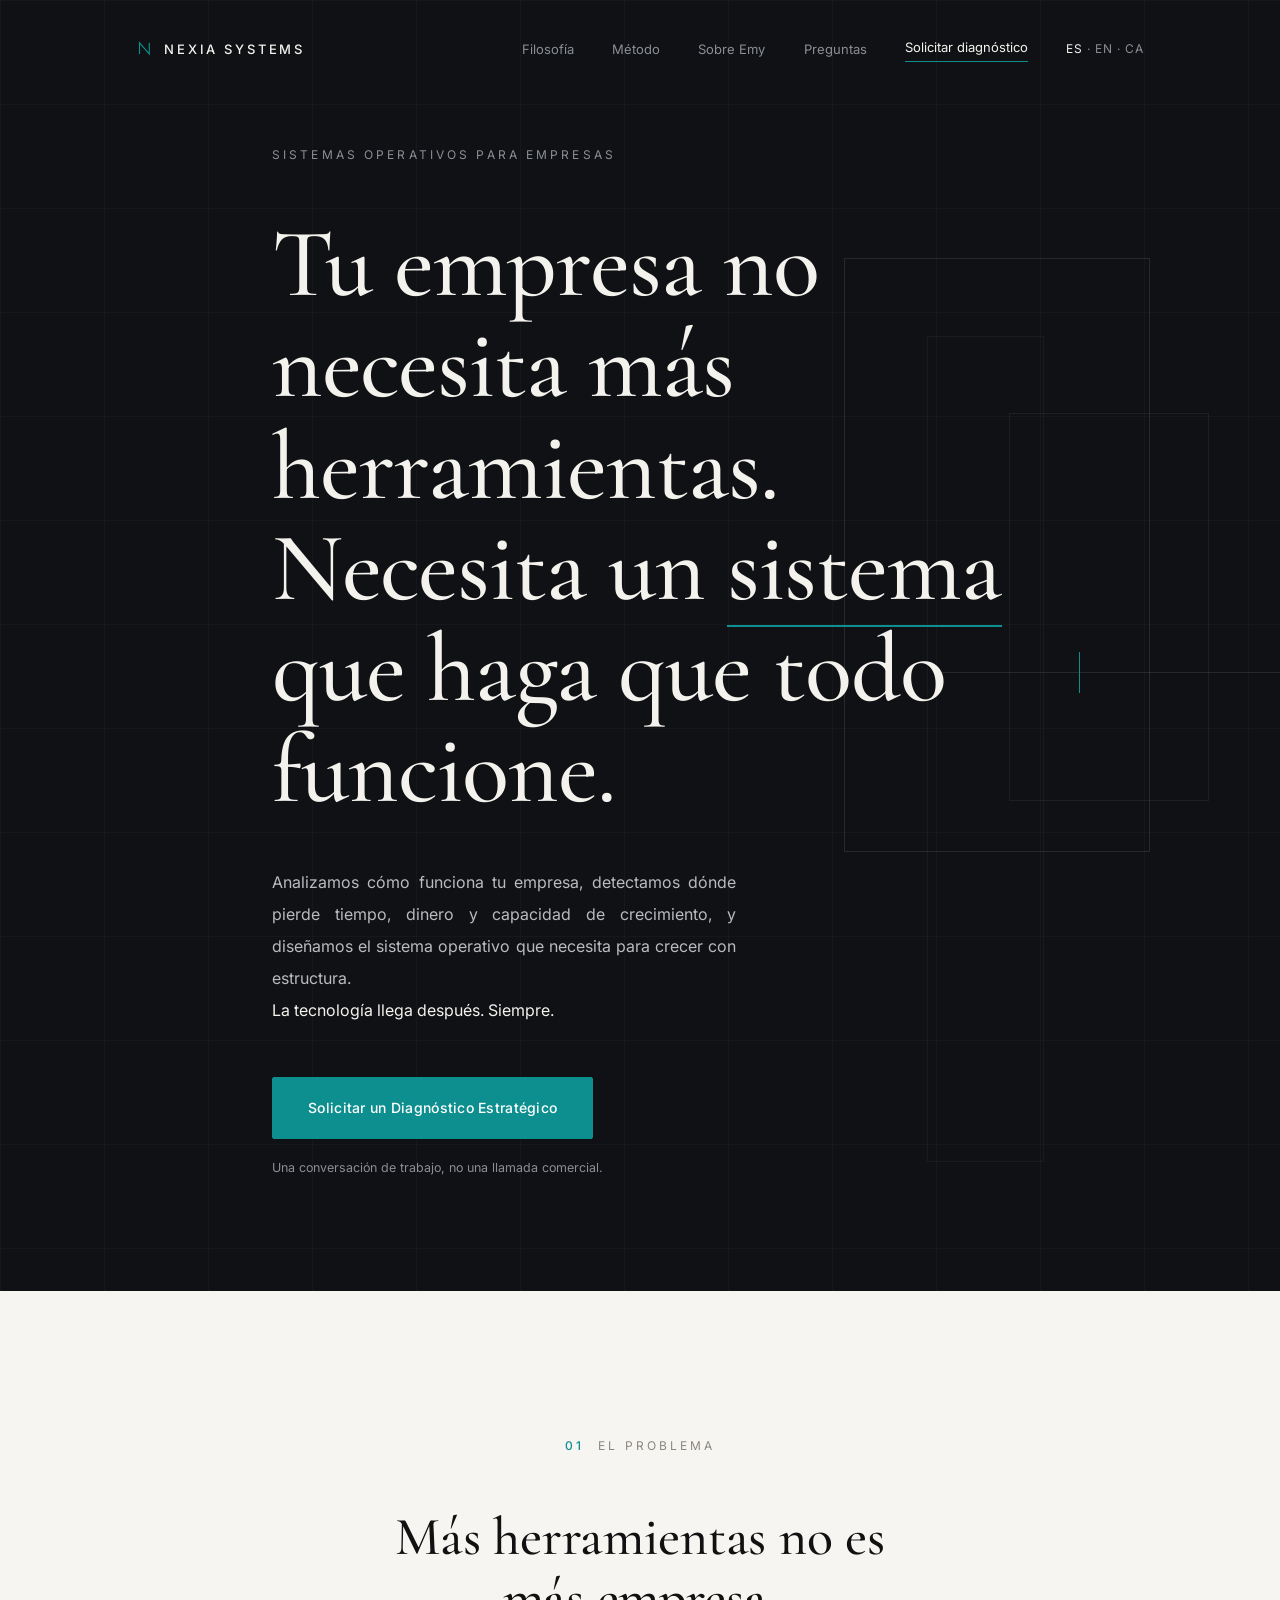
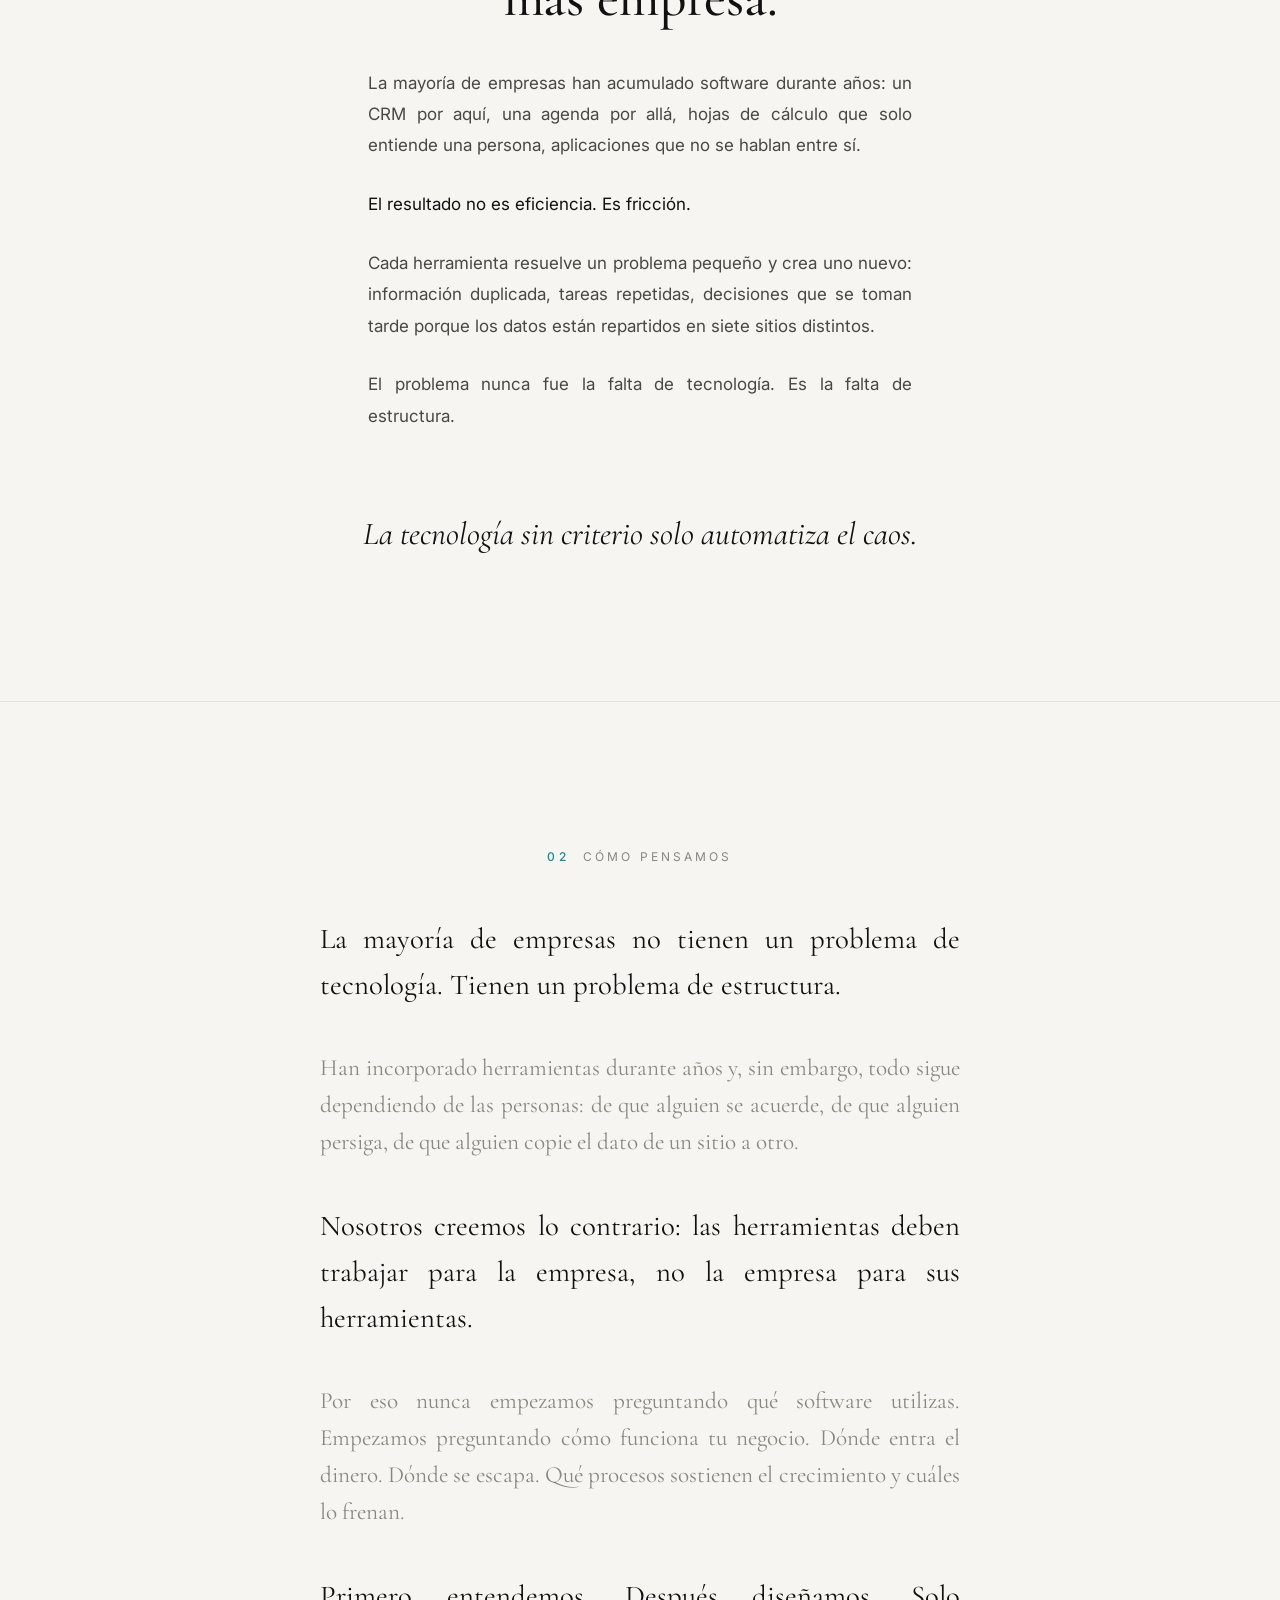
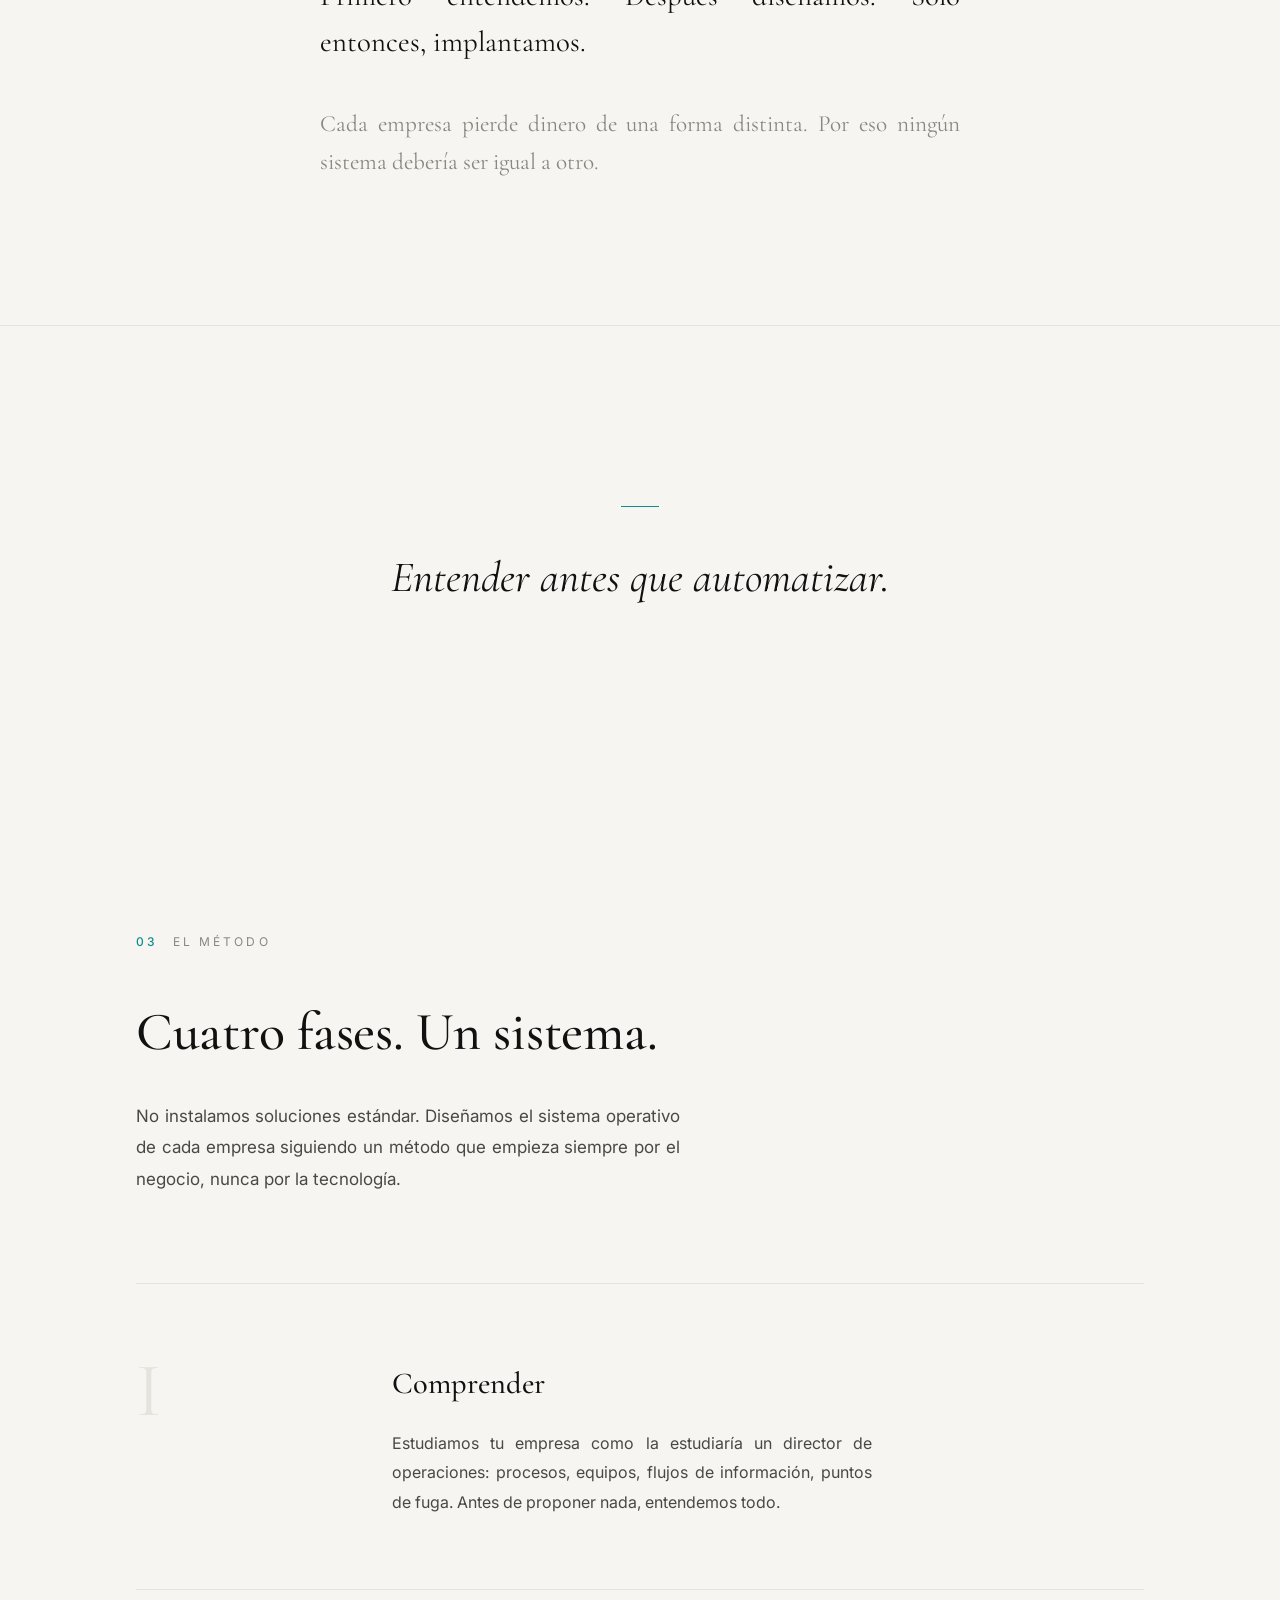
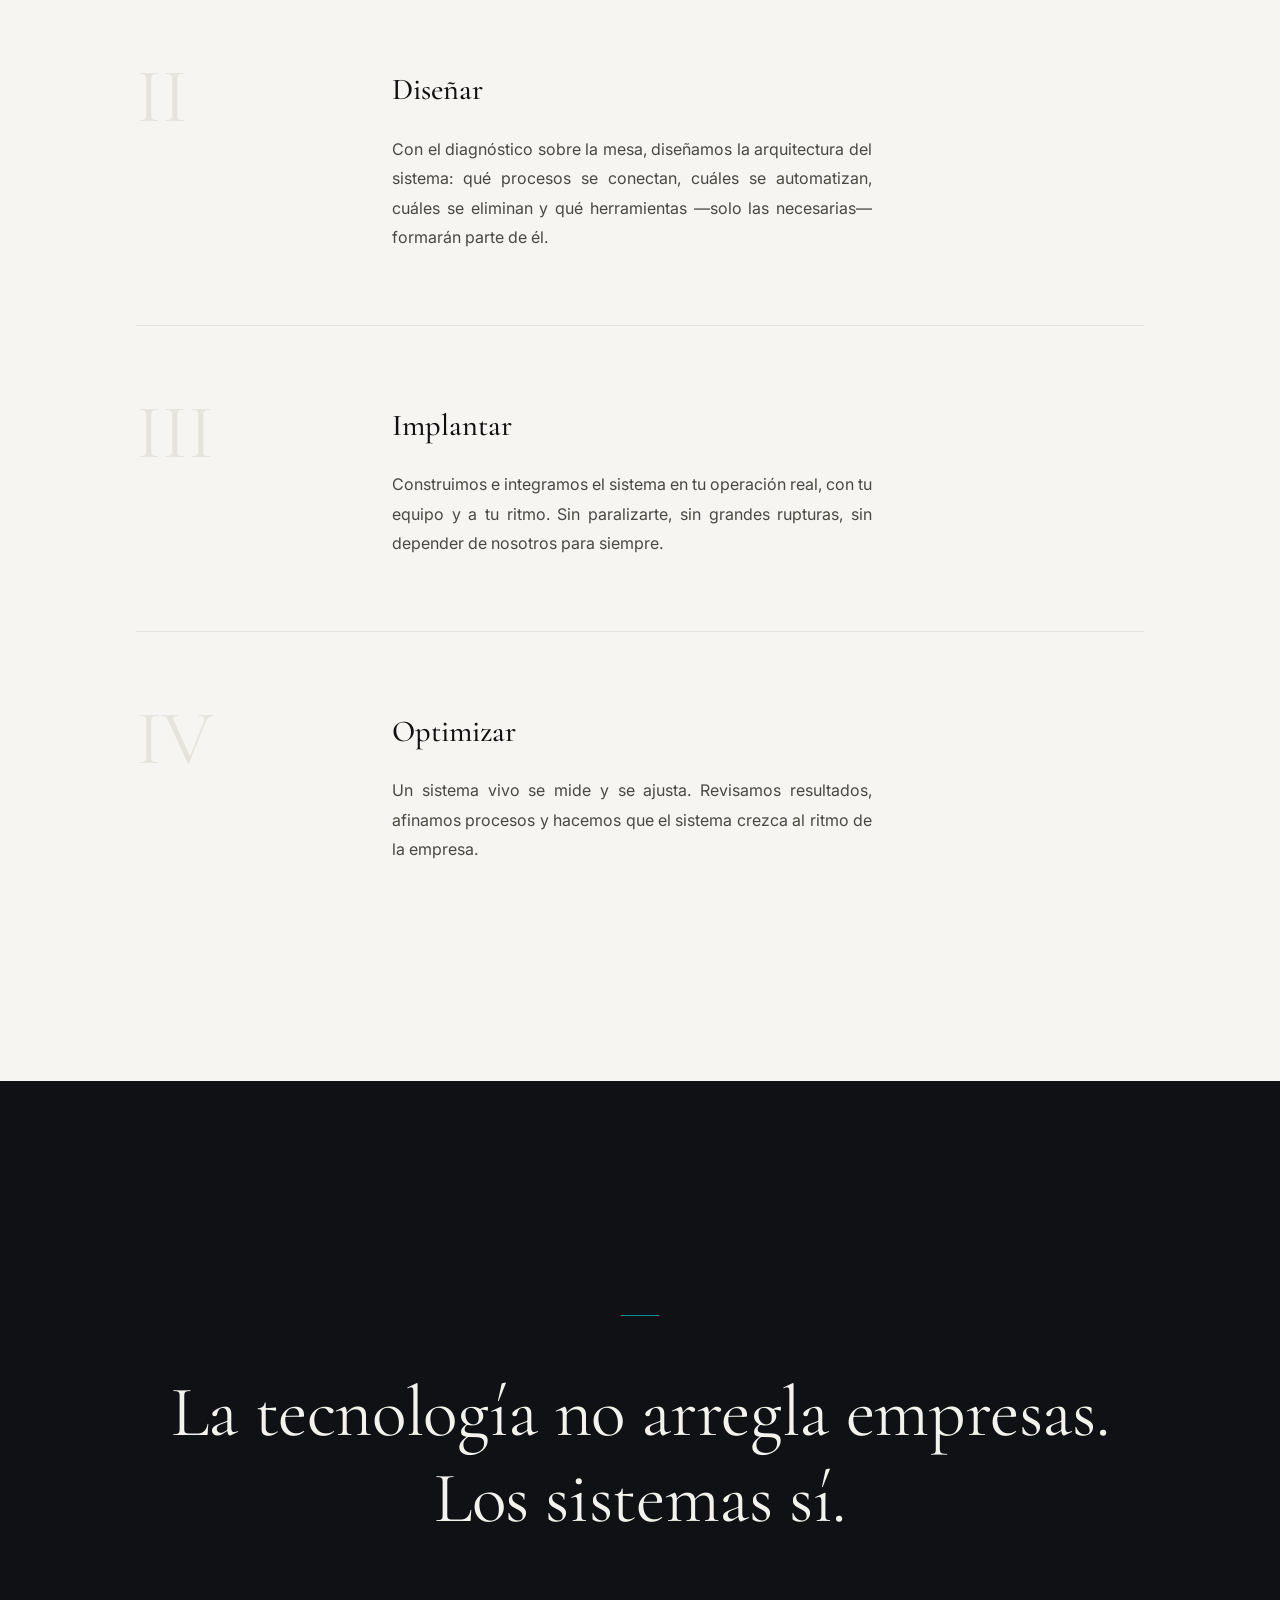
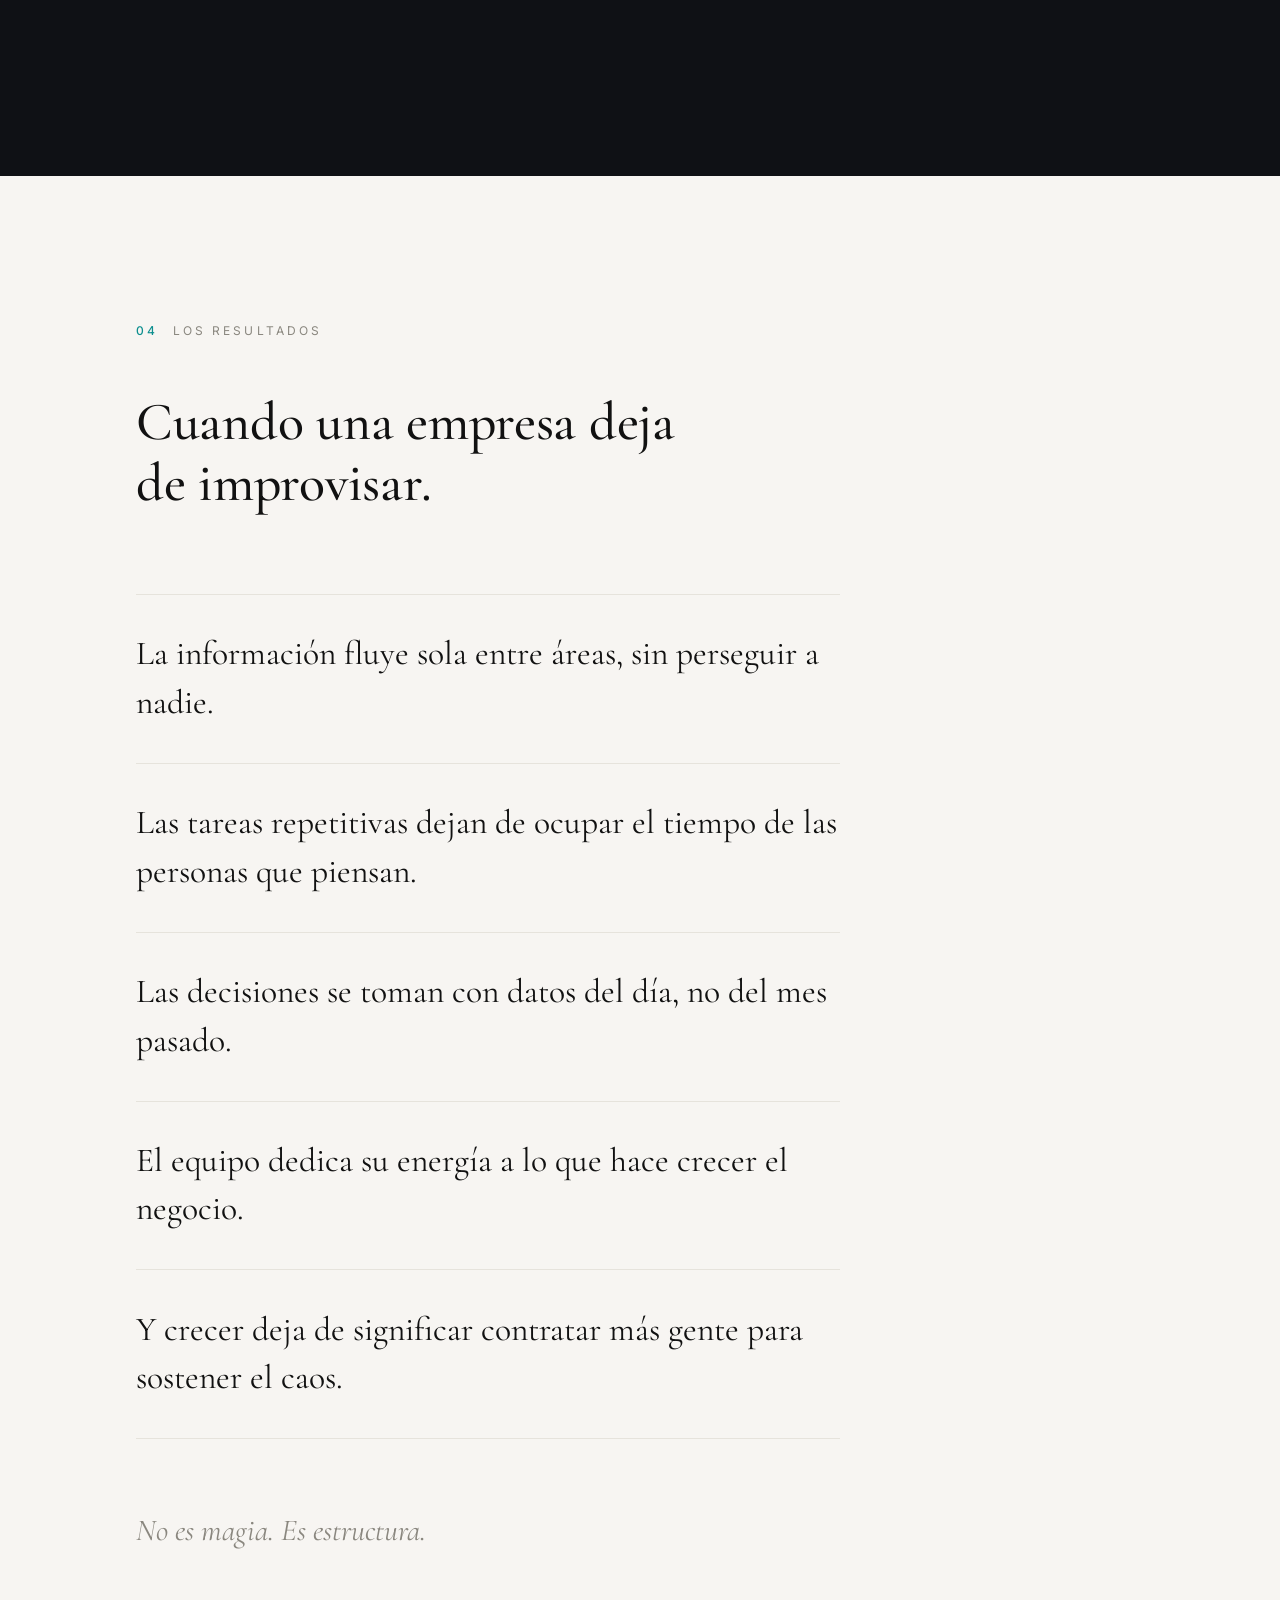
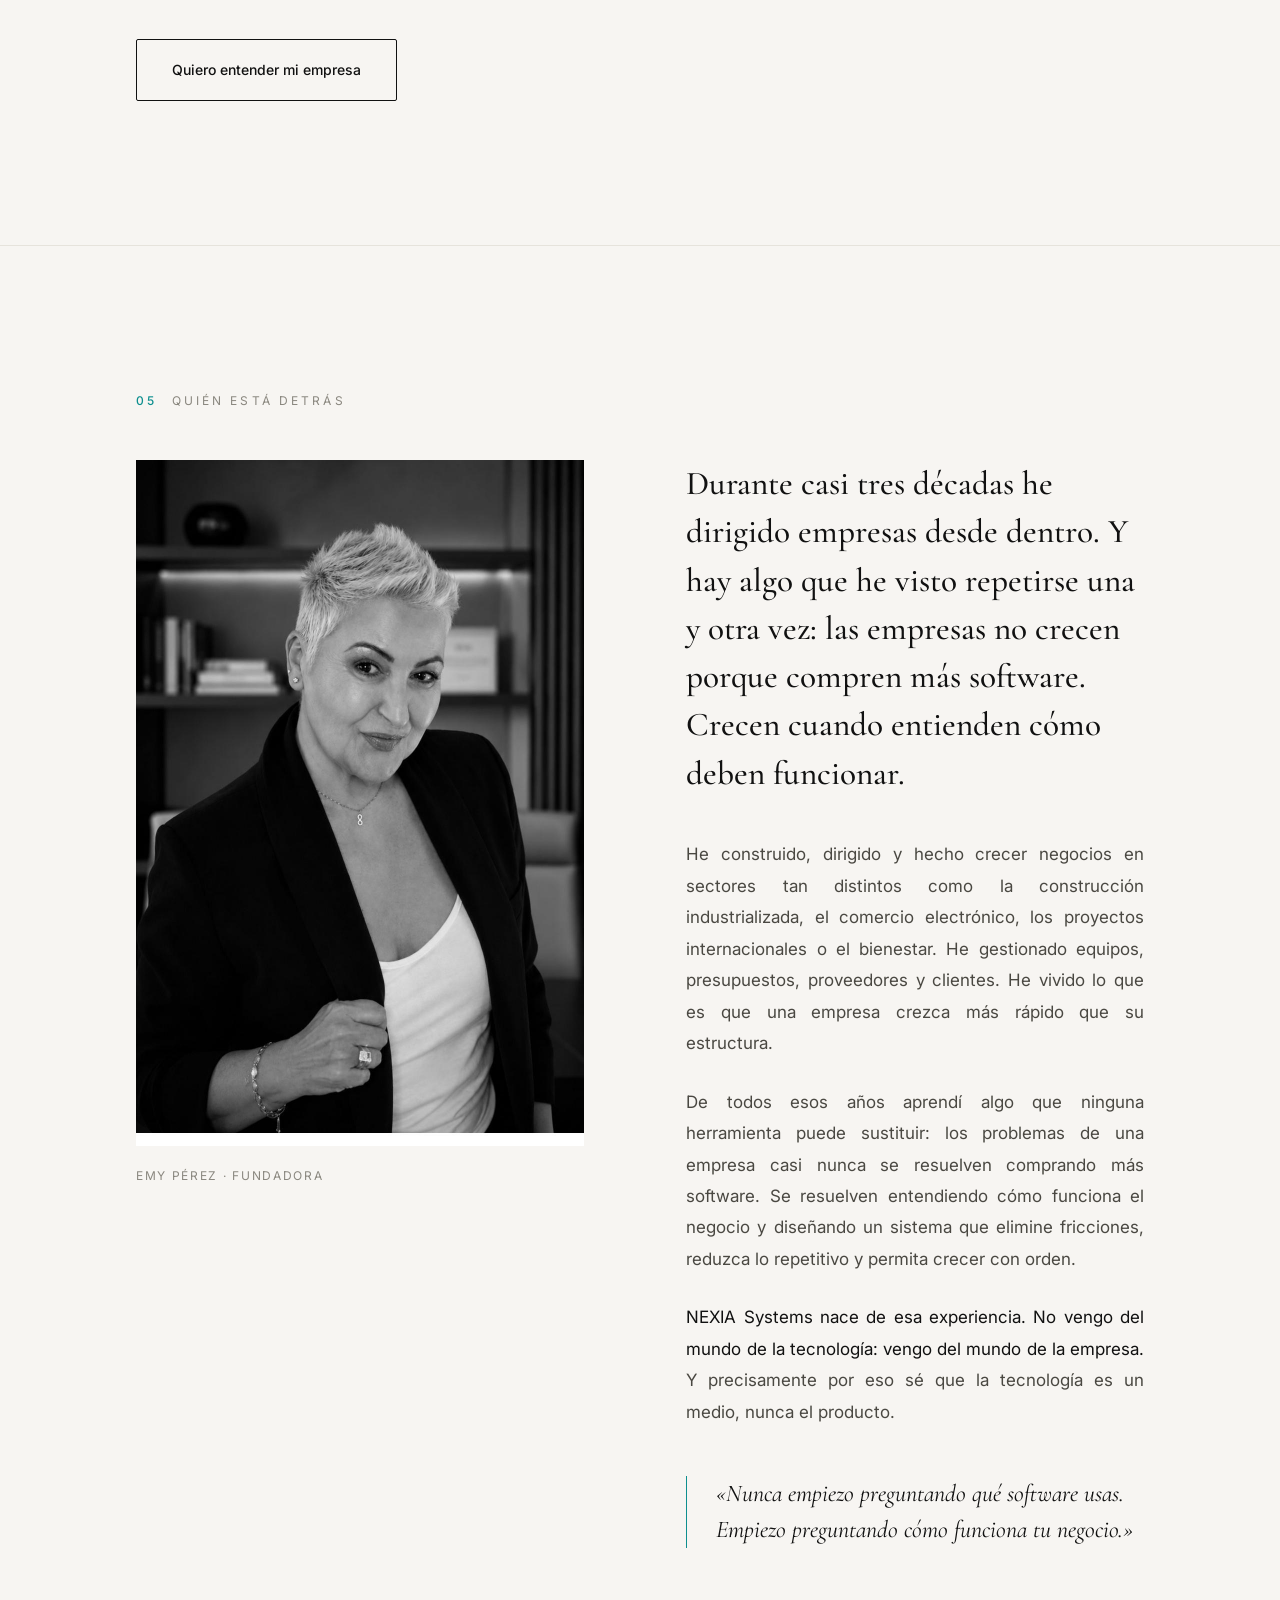
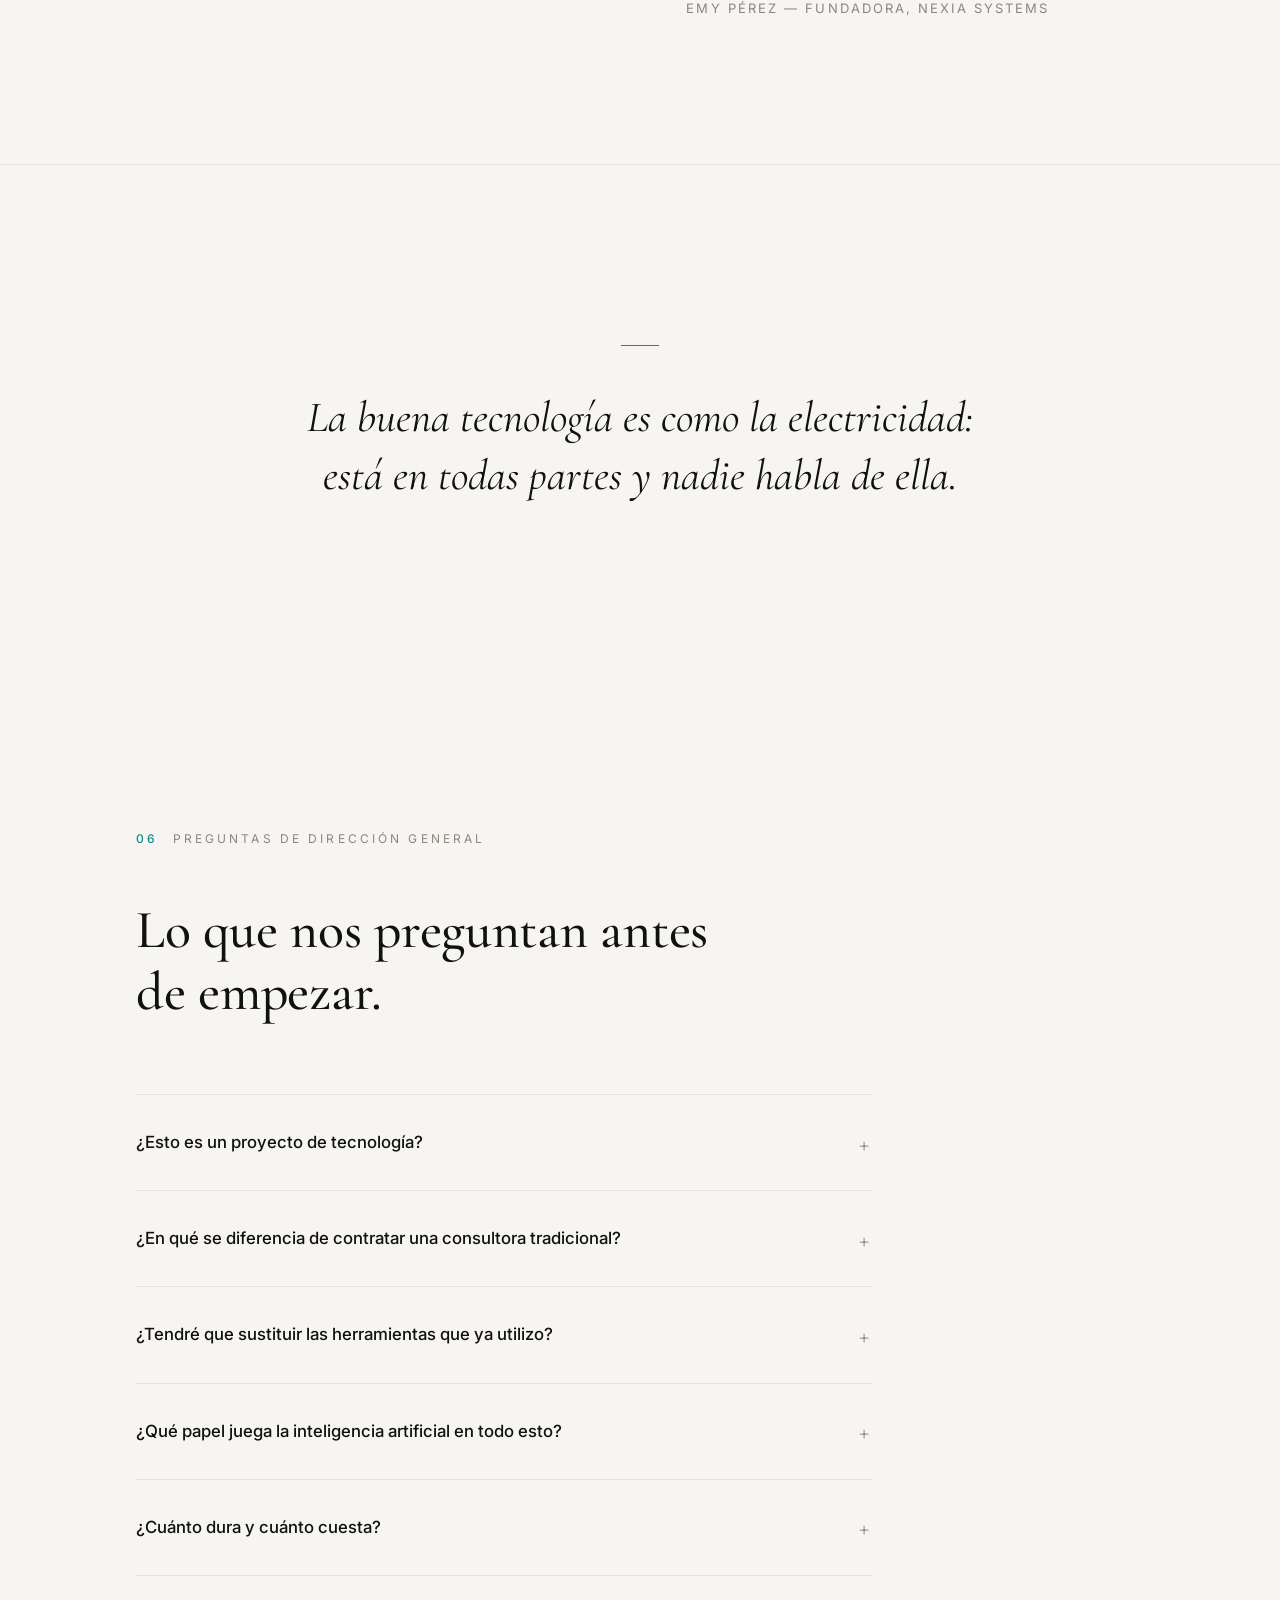
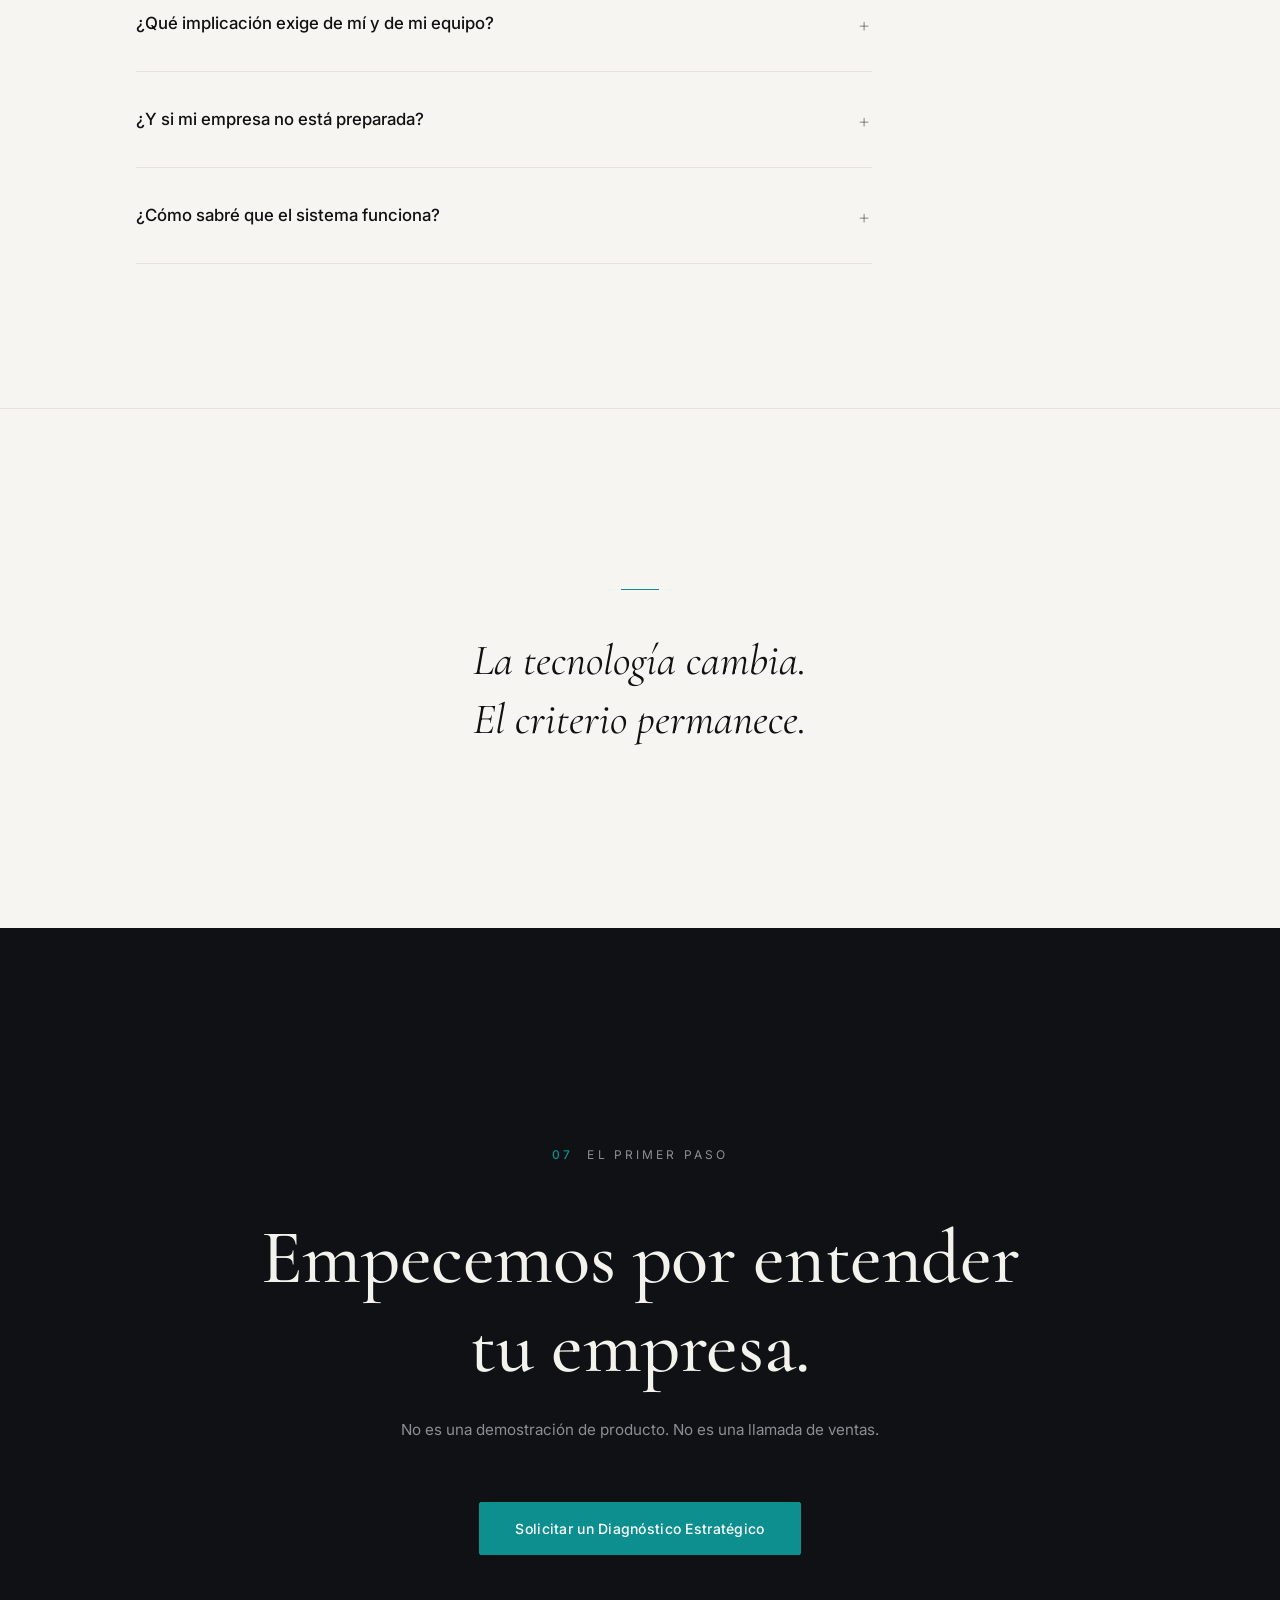
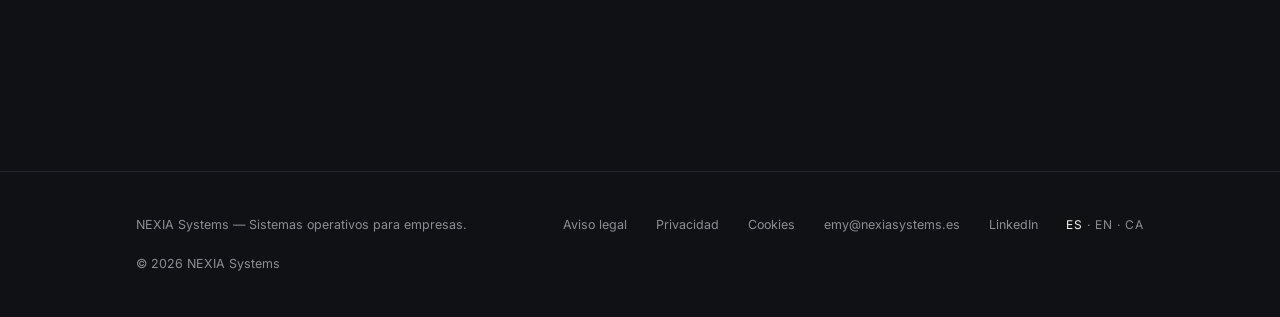
<file: index.html>
<!DOCTYPE html>
<html lang="es">
<head>
<meta charset="UTF-8">
<meta name="viewport" content="width=device-width, initial-scale=1.0">
<title>NEXIA Systems — Sistemas operativos para empresas</title>
<meta name="description" content="Tu empresa no necesita más herramientas. Necesita un sistema que haga que todo funcione. Analizamos cómo funciona tu empresa y diseñamos el sistema operativo que necesita para crecer con estructura.">
<link rel="canonical" href="https://www.nexiasystems.es/">
<link rel="alternate" hreflang="es" href="https://www.nexiasystems.es/">
<link rel="alternate" hreflang="en" href="https://www.nexiasystems.es/en/">
<link rel="alternate" hreflang="ca" href="https://www.nexiasystems.es/ca/">
<link rel="alternate" hreflang="x-default" href="https://www.nexiasystems.es/">
<meta property="og:type" content="website">
<meta property="og:locale" content="es_ES">
<meta property="og:site_name" content="NEXIA Systems">
<meta property="og:title" content="NEXIA Systems — Sistemas operativos para empresas">
<meta property="og:description" content="Tu empresa no necesita más herramientas. Necesita un sistema que haga que todo funcione.">
<meta property="og:url" content="https://www.nexiasystems.es/">
<meta property="og:image" content="https://www.nexiasystems.es/assets/emy.jpg">
<meta name="twitter:card" content="summary_large_image">
<meta name="theme-color" content="#0F1115">
<link rel="icon" href="data:image/svg+xml,%3Csvg xmlns='http://www.w3.org/2000/svg' viewBox='0 0 32 32'%3E%3Crect width='32' height='32' fill='%230F1115'/%3E%3Cpath d='M9 23V9l14 14V9' stroke='%230E8F8F' stroke-width='2.5' fill='none'/%3E%3C/svg%3E">
<link rel="preconnect" href="https://fonts.googleapis.com">
<link rel="preconnect" href="https://fonts.gstatic.com" crossorigin>
<link href="https://fonts.googleapis.com/css2?family=Cormorant+Garamond:ital,wght@0,400;0,500;1,400;1,500&family=Inter:wght@400;500&display=swap" rel="stylesheet">
<link rel="stylesheet" href="css/styles.css">
<script type="application/ld+json">
{
  "@context": "https://schema.org",
  "@type": "ProfessionalService",
  "name": "NEXIA Systems",
  "slogan": "Sistemas operativos para empresas",
  "description": "Estudiamos cómo funciona una empresa, detectamos dónde pierde tiempo, dinero y oportunidades, y diseñamos el sistema operativo que necesita para crecer con estructura.",
  "url": "https://www.nexiasystems.es/",
  "founder": {
    "@type": "Person",
    "name": "Emy Pérez",
    "jobTitle": "Fundadora",
    "worksFor": { "@type": "Organization", "name": "NEXIA Systems" }
  },
  "areaServed": "ES",
  "knowsLanguage": ["es", "en", "ca"]
}
</script>

<!-- ======================================================================
     GOOGLE TAG MANAGER (parte 1 de 2)
     Pegar justo debajo de esta línea el snippet <script> de GTM
     (GTM → Administración → Instalar Google Tag Manager → código del <head>).
     La parte 2 (noscript) va al inicio del <body>

<!-- ======================================================================
     GOOGLE TAG MANAGER (parte 2 de 2)
     Pegar justo debajo de esta línea el snippet <noscript> de GTM.-->

<!-- ======================================================================
     GOOGLE ANALYTICS 4
     Pegar justo debajo de esta línea el snippet gtag.js con tu Measurement ID
     (GA4 → Administración → Flujos de datos → Instrucciones de etiquetado).
     Solo necesario si NO se gestiona GA4 a través de GTM. -->
<!-- ======================================================================
     MICROSOFT CLARITY
     Pegar justo debajo de esta línea el script de Clarity
     (Clarity → Settings → Setup → Install tracking code manually).
====================================================================== -->
</head>
<body>

<a class="skip-link" href="#problema">Saltar al contenido</a>

<nav aria-label="Principal">
  <div class="wrap nav-in">
    <a class="logo" href="#top" aria-label="NEXIA Systems — inicio"><svg class="logo-mark" viewBox="0 0 24 24" aria-hidden="true"><path d="M5 20V4l14 16V4" fill="none" stroke="currentColor" stroke-width="1.6"/></svg><span>NEXIA&nbsp;SYSTEMS</span></a>
    <div class="nav-links">
      <a href="#pensamos">Filosofía</a>
      <a href="#metodo">Método</a>
      <a href="#emy">Sobre Emy</a>
      <a href="#preguntas">Preguntas</a>
      <a class="nav-cta" href="#contacto">Solicitar diagnóstico</a>
      <span class="lang" role="group" aria-label="Selector de idioma"><a href="/" lang="es" aria-current="true">ES</a> · <a href="en/" lang="en" hreflang="en">EN</a> · <a href="ca/" lang="ca" hreflang="ca">CA</a></span>
    </div>
  </div>
</nav>

<header class="hero" id="top">
  <div class="hero-geo" aria-hidden="true">
    <span class="g g1"></span>
    <span class="g g2"></span>
    <span class="g g3"></span>
    <span class="g-line"></span>
    <span class="g-mark"></span>
  </div>
  <div class="wrap">
    <div class="hero-in">
      <p class="kicker rv">Sistemas operativos para empresas</p>
      <h1 class="rv">Tu empresa no necesita más herramientas.<br>Necesita un <em>sistema</em> que haga que todo funcione.</h1>
      <p class="sub rv">Analizamos cómo funciona tu empresa, detectamos dónde pierde tiempo, dinero y capacidad de crecimiento, y diseñamos el sistema operativo que necesita para crecer con estructura.<br><strong>La tecnología llega después. Siempre.</strong></p>
      <div class="rv">
        <a class="btn" href="#contacto">Solicitar un Diagnóstico Estratégico</a>
        <p class="btn-note">Una conversación de trabajo, no una llamada comercial.</p>
      </div>
    </div>
  </div>
</header>

<main>

<section class="light" id="problema" aria-labelledby="h-problema">
  <div class="wrap">
    <p class="kicker k-light rv"><b>01</b>El problema</p>
    <h2 id="h-problema" class="rv">Más herramientas no es más empresa.</h2>
    <div class="prose rv">
      <p>La mayoría de empresas han acumulado software durante años: un CRM por aquí, una agenda por allá, hojas de cálculo que solo entiende una persona, aplicaciones que no se hablan entre sí.</p>
      <p><strong>El resultado no es eficiencia. Es fricción.</strong></p>
      <p>Cada herramienta resuelve un problema pequeño y crea uno nuevo: información duplicada, tareas repetidas, decisiones que se toman tarde porque los datos están repartidos en siete sitios distintos.</p>
      <p>El problema nunca fue la falta de tecnología. Es la falta de estructura.</p>
    </div>
    <p class="aside-close rv">La tecnología sin criterio solo automatiza el caos.</p>
  </div>
</section>

<section class="light" id="pensamos" aria-labelledby="h-pensamos">
  <div class="wrap">
    <p class="kicker k-light rv"><b>02</b>Cómo pensamos</p>
    <h2 id="h-pensamos" class="visually-hidden">Cómo pensamos</h2>
    <div class="manifesto">
      <p class="rv">La mayoría de empresas no tienen un problema de tecnología. Tienen un problema de estructura.</p>
      <p class="mute rv">Han incorporado herramientas durante años y, sin embargo, todo sigue dependiendo de las personas: de que alguien se acuerde, de que alguien persiga, de que alguien copie el dato de un sitio a otro.</p>
      <p class="rv">Nosotros creemos lo contrario: las herramientas deben trabajar para la empresa, no la empresa para sus herramientas.</p>
      <p class="mute rv">Por eso nunca empezamos preguntando qué software utilizas. Empezamos preguntando cómo funciona tu negocio. Dónde entra el dinero. Dónde se escapa. Qué procesos sostienen el crecimiento y cuáles lo frenan.</p>
      <p class="rv">Primero entendemos. Después diseñamos. Solo entonces, implantamos.</p>
      <p class="mute rv">Cada empresa pierde dinero de una forma distinta. Por eso ningún sistema debería ser igual a otro.</p>
    </div>
  </div>
</section>

<div class="breath" role="presentation">
  <div class="wrap rv">
    <div class="rule"></div>
    <p>Entender antes que automatizar.</p>
  </div>
</div>

<section class="light" id="metodo" aria-labelledby="h-metodo">
  <div class="wrap">
    <p class="kicker k-light rv"><b>03</b>El método</p>
    <h2 id="h-metodo" class="rv">Cuatro fases. Un sistema.</h2>
    <div class="prose rv"><p>No instalamos soluciones estándar. Diseñamos el sistema operativo de cada empresa siguiendo un método que empieza siempre por el negocio, nunca por la tecnología.</p></div>
    <div class="chapters">
      <article class="chapter rv">
        <div class="num" aria-hidden="true">I<i>I</i></div>
        <div><h3>Comprender</h3><p class="body">Estudiamos tu empresa como la estudiaría un director de operaciones: procesos, equipos, flujos de información, puntos de fuga. Antes de proponer nada, entendemos todo.</p></div>
      </article>
      <article class="chapter rv">
        <div class="num" aria-hidden="true">II<i>II</i></div>
        <div><h3>Diseñar</h3><p class="body">Con el diagnóstico sobre la mesa, diseñamos la arquitectura del sistema: qué procesos se conectan, cuáles se automatizan, cuáles se eliminan y qué herramientas —solo las necesarias— formarán parte de él.</p></div>
      </article>
      <article class="chapter rv">
        <div class="num" aria-hidden="true">III<i>III</i></div>
        <div><h3>Implantar</h3><p class="body">Construimos e integramos el sistema en tu operación real, con tu equipo y a tu ritmo. Sin paralizarte, sin grandes rupturas, sin depender de nosotros para siempre.</p></div>
      </article>
      <article class="chapter rv">
        <div class="num" aria-hidden="true">IV<i>IV</i></div>
        <div><h3>Optimizar</h3><p class="body">Un sistema vivo se mide y se ajusta. Revisamos resultados, afinamos procesos y hacemos que el sistema crezca al ritmo de la empresa.</p></div>
      </article>
    </div>
  </div>
</section>

<div class="breath breath-dark" role="presentation">
  <div class="wrap rv">
    <div class="rule"></div>
    <p>La tecnología no arregla empresas.<br>Los sistemas sí.</p>
  </div>
</div>

<section class="light" id="resultados" aria-labelledby="h-resultados">
  <div class="wrap">
    <p class="kicker k-light rv"><b>04</b>Los resultados</p>
    <h2 id="h-resultados" class="rv">Cuando una empresa deja de improvisar.</h2>
    <div class="results-list">
      <p class="rv">La información fluye sola entre áreas, sin perseguir a nadie.</p>
      <p class="rv">Las tareas repetitivas dejan de ocupar el tiempo de las personas que piensan.</p>
      <p class="rv">Las decisiones se toman con datos del día, no del mes pasado.</p>
      <p class="rv">El equipo dedica su energía a lo que hace crecer el negocio.</p>
      <p class="rv">Y crecer deja de significar contratar más gente para sostener el caos.</p>
    </div>
    <p class="results-close rv">No es magia. Es estructura.</p>
    <div class="mid-cta rv"><a class="btn-ghost" href="#contacto">Quiero entender mi empresa</a></div>
  </div>
</section>

<section class="light" id="emy" aria-labelledby="h-emy">
  <div class="wrap">
    <p class="kicker k-light rv"><b>05</b>Quién está detrás</p>
    <h2 id="h-emy" class="visually-hidden">Sobre Emy Pérez</h2>
    <div class="emy">
      <figure class="emy-photo rv">
        <img src="assets/emy.jpg" alt="Emy Pérez, fundadora de NEXIA Systems. Retrato editorial en blanco y negro." width="896" height="1372" loading="lazy">
        <figcaption>Emy Pérez · Fundadora</figcaption>
      </figure>
      <div>
        <p class="emy-idea rv">Durante casi tres décadas he dirigido empresas desde dentro. Y hay algo que he visto repetirse una y otra vez: las empresas no crecen porque compren más software. Crecen cuando entienden cómo deben funcionar.</p>
        <div class="prose rv">
          <p>He construido, dirigido y hecho crecer negocios en sectores tan distintos como la construcción industrializada, el comercio electrónico, los proyectos internacionales o el bienestar. He gestionado equipos, presupuestos, proveedores y clientes. He vivido lo que es que una empresa crezca más rápido que su estructura.</p>
          <p>De todos esos años aprendí algo que ninguna herramienta puede sustituir: los problemas de una empresa casi nunca se resuelven comprando más software. Se resuelven entendiendo cómo funciona el negocio y diseñando un sistema que elimine fricciones, reduzca lo repetitivo y permita crecer con orden.</p>
          <p><strong>NEXIA Systems nace de esa experiencia. No vengo del mundo de la tecnología: vengo del mundo de la empresa.</strong> Y precisamente por eso sé que la tecnología es un medio, nunca el producto.</p>
        </div>
        <blockquote class="pull rv">«Nunca empiezo preguntando qué software usas. Empiezo preguntando cómo funciona tu negocio.»</blockquote>
        <p class="sign rv">Emy Pérez — Fundadora, NEXIA Systems</p>
      </div>
    </div>
  </div>
</section>

<div class="breath" role="presentation">
  <div class="wrap rv">
    <div class="rule"></div>
    <p>La buena tecnología es como la electricidad:<br>está en todas partes y nadie habla de ella.</p>
  </div>
</div>

<section class="light" id="preguntas" aria-labelledby="h-faq">
  <div class="wrap">
    <p class="kicker k-light rv"><b>06</b>Preguntas de dirección general</p>
    <h2 id="h-faq" class="rv">Lo que nos preguntan antes de empezar.</h2>
    <div class="faq rv">
      <details><summary>¿Esto es un proyecto de tecnología?</summary><p class="ans">No. Es un proyecto de operación. La tecnología es una consecuencia del diseño, no el punto de partida. De hecho, algunos diagnósticos concluyen que el problema principal no se resuelve con software, sino reorganizando un proceso.</p></details>
      <details><summary>¿En qué se diferencia de contratar una consultora tradicional?</summary><p class="ans">Una consultora tradicional entrega un informe y se marcha. Nosotros diseñamos el sistema y lo implantamos dentro de tu operación real, con tu equipo. No vendemos recomendaciones: construimos estructuras que funcionan cuando nosotros ya no estamos.</p></details>
      <details><summary>¿Tendré que sustituir las herramientas que ya utilizo?</summary><p class="ans">No necesariamente. El objetivo no es cambiar herramientas, sino conectarlas bajo una misma lógica. Lo que funciona se conserva. Lo que duplica trabajo se elimina. Solo se incorpora algo nuevo cuando el sistema lo necesita.</p></details>
      <details><summary>¿Qué papel juega la inteligencia artificial en todo esto?</summary><p class="ans">El mismo que la electricidad: está presente, hace posible el sistema y nadie tiene que pensar en ella. Utilizamos IA cuando aporta valor real a un proceso, no porque esté de moda. Si alguien te vende inteligencia artificial como producto, te está vendiendo la herramienta, no la solución.</p></details>
      <details><summary>¿Cuánto dura y cuánto cuesta?</summary><p class="ans">Cada empresa pierde dinero de una forma distinta, y por eso cada sistema tiene un alcance distinto. El Diagnóstico Estratégico existe precisamente para eso: dimensionar el sistema que tu empresa necesita antes de hablar de plazos e inversión. No damos cifras sin haber entendido el negocio. Sería mentirte.</p></details>
      <details><summary>¿Qué implicación exige de mí y de mi equipo?</summary><p class="ans">Del director general, honestidad y unas horas al principio: nadie conoce el negocio mejor que quien lo dirige. Del equipo, colaboración durante el diagnóstico. Después, el sistema está diseñado para devolver tiempo, no para consumirlo.</p></details>
      <details><summary>¿Y si mi empresa no está preparada?</summary><p class="ans">Te lo diremos. El diagnóstico puede concluir que todavía no es el momento, o que el problema es otro. Preferimos decir que no a implantar un sistema condenado a fracasar. Nuestra reputación vale más que un proyecto.</p></details>
      <details><summary>¿Cómo sabré que el sistema funciona?</summary><p class="ans">Porque lo definiremos juntos antes de construir nada. Cada sistema se diseña con indicadores concretos: tiempo recuperado, procesos conectados, oportunidades que dejan de perderse. Si no se puede medir, no lo proponemos.</p></details>
    </div>
  </div>
</section>

<div class="breath" role="presentation">
  <div class="wrap rv">
    <div class="rule"></div>
    <p>La tecnología cambia.<br>El criterio permanece.</p>
  </div>
</div>

<section class="cover" id="contacto" aria-labelledby="h-contacto">
  <div class="wrap">
    <p class="kicker rv"><b>07</b>El primer paso</p>
    <h2 id="h-contacto" class="rv">Empecemos por entender<br>tu empresa.</h2>
    <p class="lead rv">No es una demostración de producto. No es una llamada de ventas.</p>
    <div class="rv"><button class="btn" id="openForm" type="button">Solicitar un Diagnóstico Estratégico</button></div>
    <div class="form-shell" id="formShell">
      <form id="diagForm" novalidate>
        <div class="f-field"><label for="f1">Nombre</label><input id="f1" name="full_name" type="text" autocomplete="name" required aria-required="true"></div>
        <div class="f-field"><label for="f2">Empresa</label><input id="f2" name="company_name" type="text" autocomplete="organization" required aria-required="true"></div>
        <div class="f-field"><label for="f3">Email</label><input id="f3" name="email" type="email" autocomplete="email" required aria-required="true"></div>
        <div class="f-field"><label for="f4">Teléfono</label><input id="f4" name="phone" type="tel" autocomplete="tel" inputmode="tel" required aria-required="true"></div>
        <div class="f-field"><label for="f5">Facturación anual <span class="opt">(opcional)</span></label>
          <select id="f5" name="annual_revenue">
            <option value="" selected>Prefiero no indicarlo</option>
            <option>Menos de 500.000 €</option>
            <option>500.000 € – 1 M€</option>
            <option>1 M€ – 3 M€</option>
            <option>3 M€ – 10 M€</option>
            <option>Más de 10 M€</option>
          </select></div>
        <div class="f-field"><label for="f6">Mensaje</label><textarea id="f6" name="message" rows="4" required aria-required="true" placeholder="¿Cuál es la principal fricción de tu operación hoy?"></textarea></div>
        <div class="hp" aria-hidden="true"><label for="f7">No rellenar este campo</label><input id="f7" name="website" type="text" tabindex="-1" autocomplete="off"></div>
        <p class="form-error" id="formError" role="alert" hidden>Revisa los campos marcados: faltan datos o el email no es válido.</p>
        <button class="btn" type="submit">Solicitar un Diagnóstico Estratégico</button>
        <p class="form-note">Respuesta en menos de 48 horas laborables. Sin secuencias automáticas de venta. Una persona leerá tu mensaje.</p>
      </form>
      <p class="form-ok" id="formOk" role="status" aria-live="polite">Recibido. Te responderemos personalmente en menos de 48 horas laborables.</p>
    </div>
  </div>
</section>

</main>

<a class="dock" id="dock" href="#contacto" hidden>Solicitar diagnóstico</a>

<footer>
  <div class="wrap foot">
    <span>NEXIA Systems — Sistemas operativos para empresas.</span>
    <div class="fl">
      <a href="aviso-legal.html">Aviso legal</a>
      <a href="privacidad.html">Privacidad</a>
      <a href="cookies.html">Cookies</a>
      <a href="mailto:emy@nexiasystems.es">emy@nexiasystems.es</a>
      <a href="https://www.linkedin.com/in/emypereznexia/" rel="noopener">LinkedIn</a>
      <span class="lang"><a href="/" lang="es" aria-current="true">ES</a> · <a href="en/" hreflang="en">EN</a> · <a href="ca/" hreflang="ca">CA</a></span>
    </div>
    <span>© 2026 NEXIA Systems</span>
  </div>
</footer>

<script src="js/main.js" defer></script>
<!-- GHL WIDGET -->
<!-- ======================================================================
     Pegar justo debajo de esta línea el script del widget oficial de
     GoHighLevel (chat). Se cargará en toda la página sin tocar nada más.
     El envío del formulario es independiente: se conecta pegando la URL
     del webhook en js/main.js (constante GHL_ENDPOINT).
====================================================================== -->
<!-- /GHL WIDGET -->

</body>
</html>
</file>
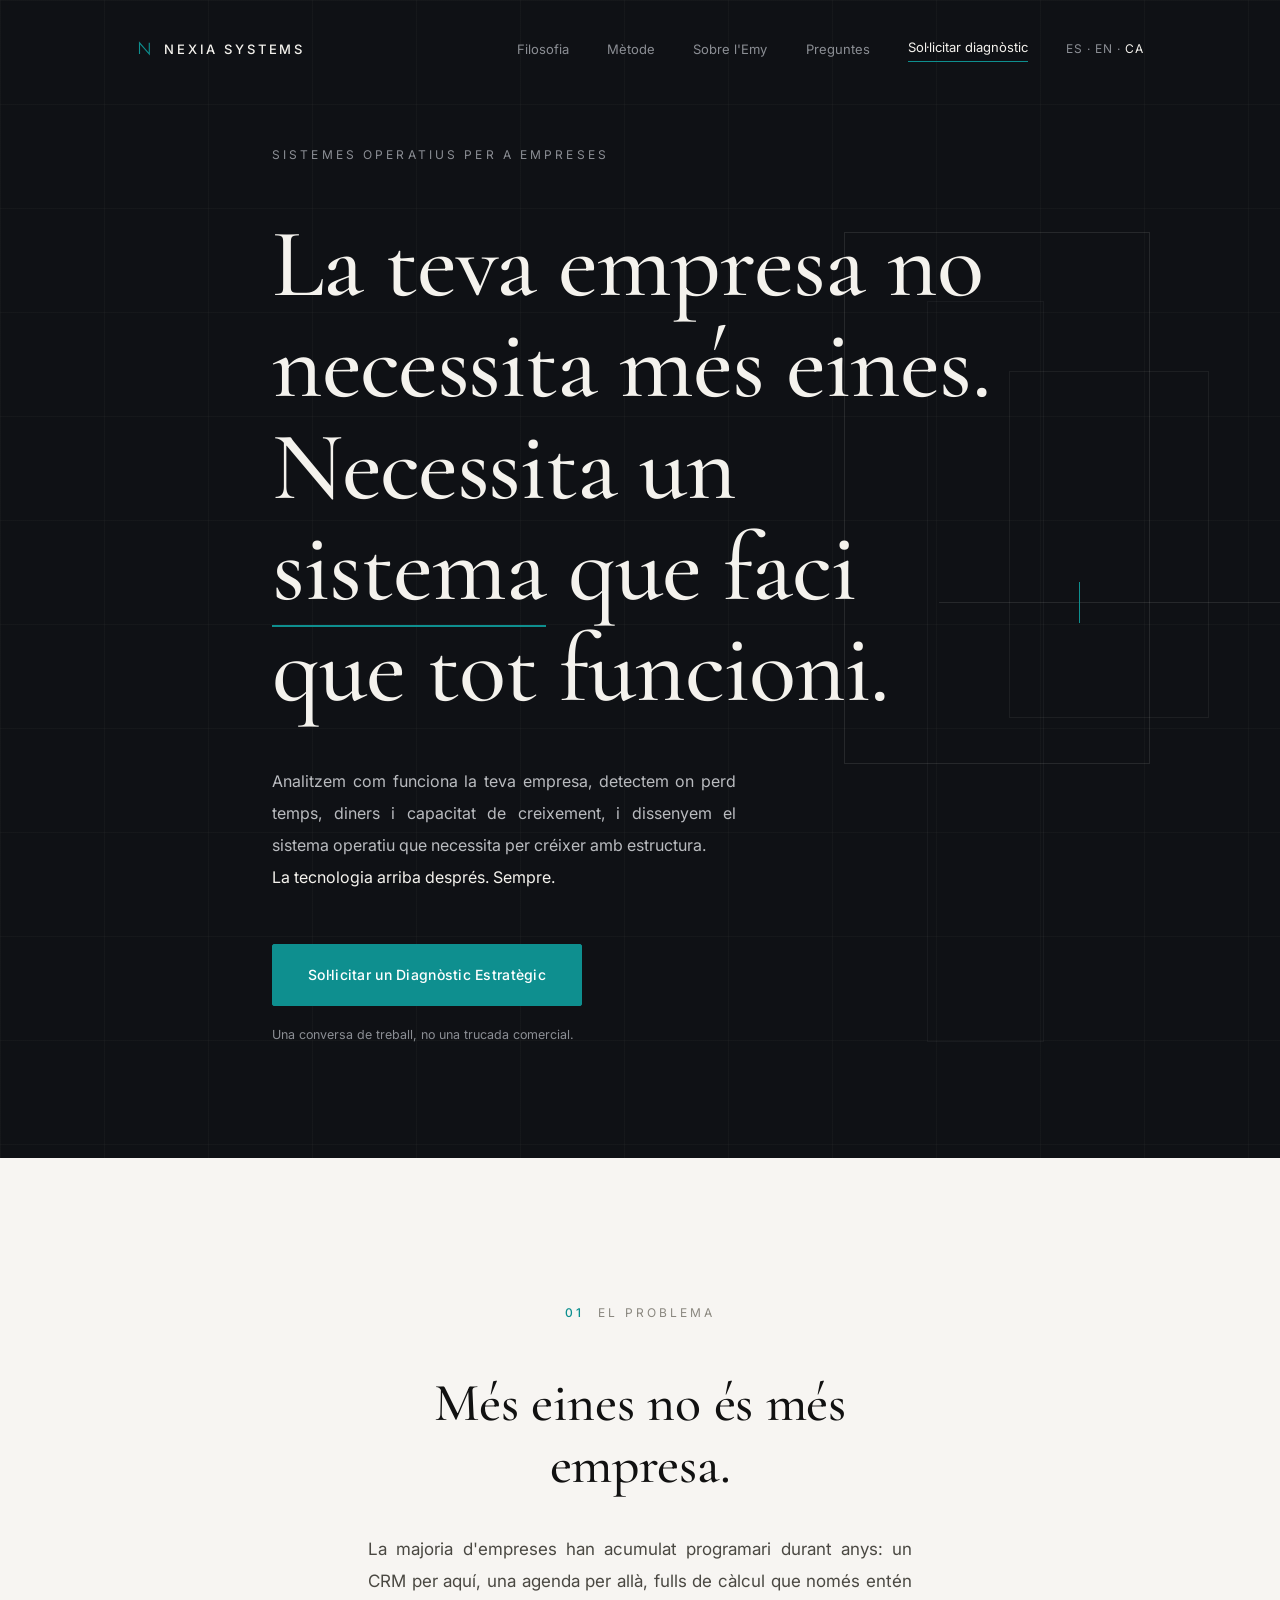
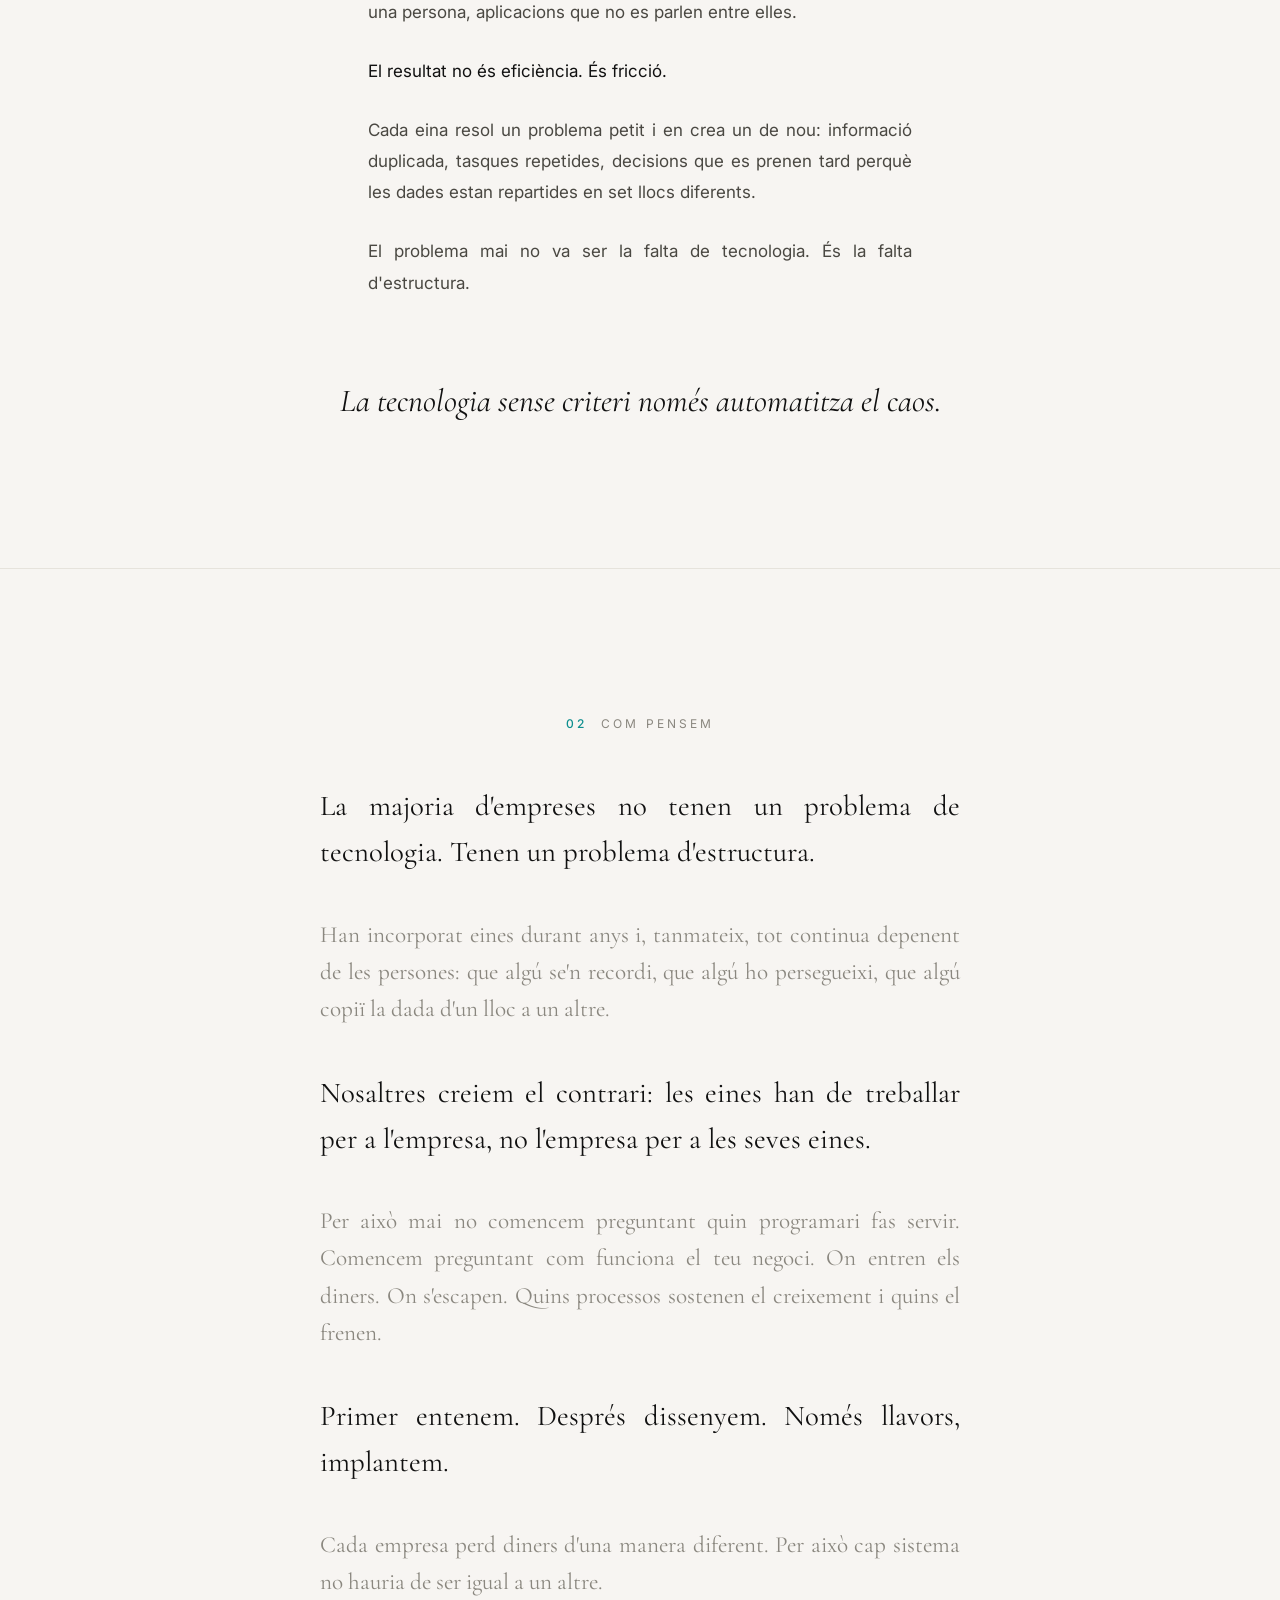
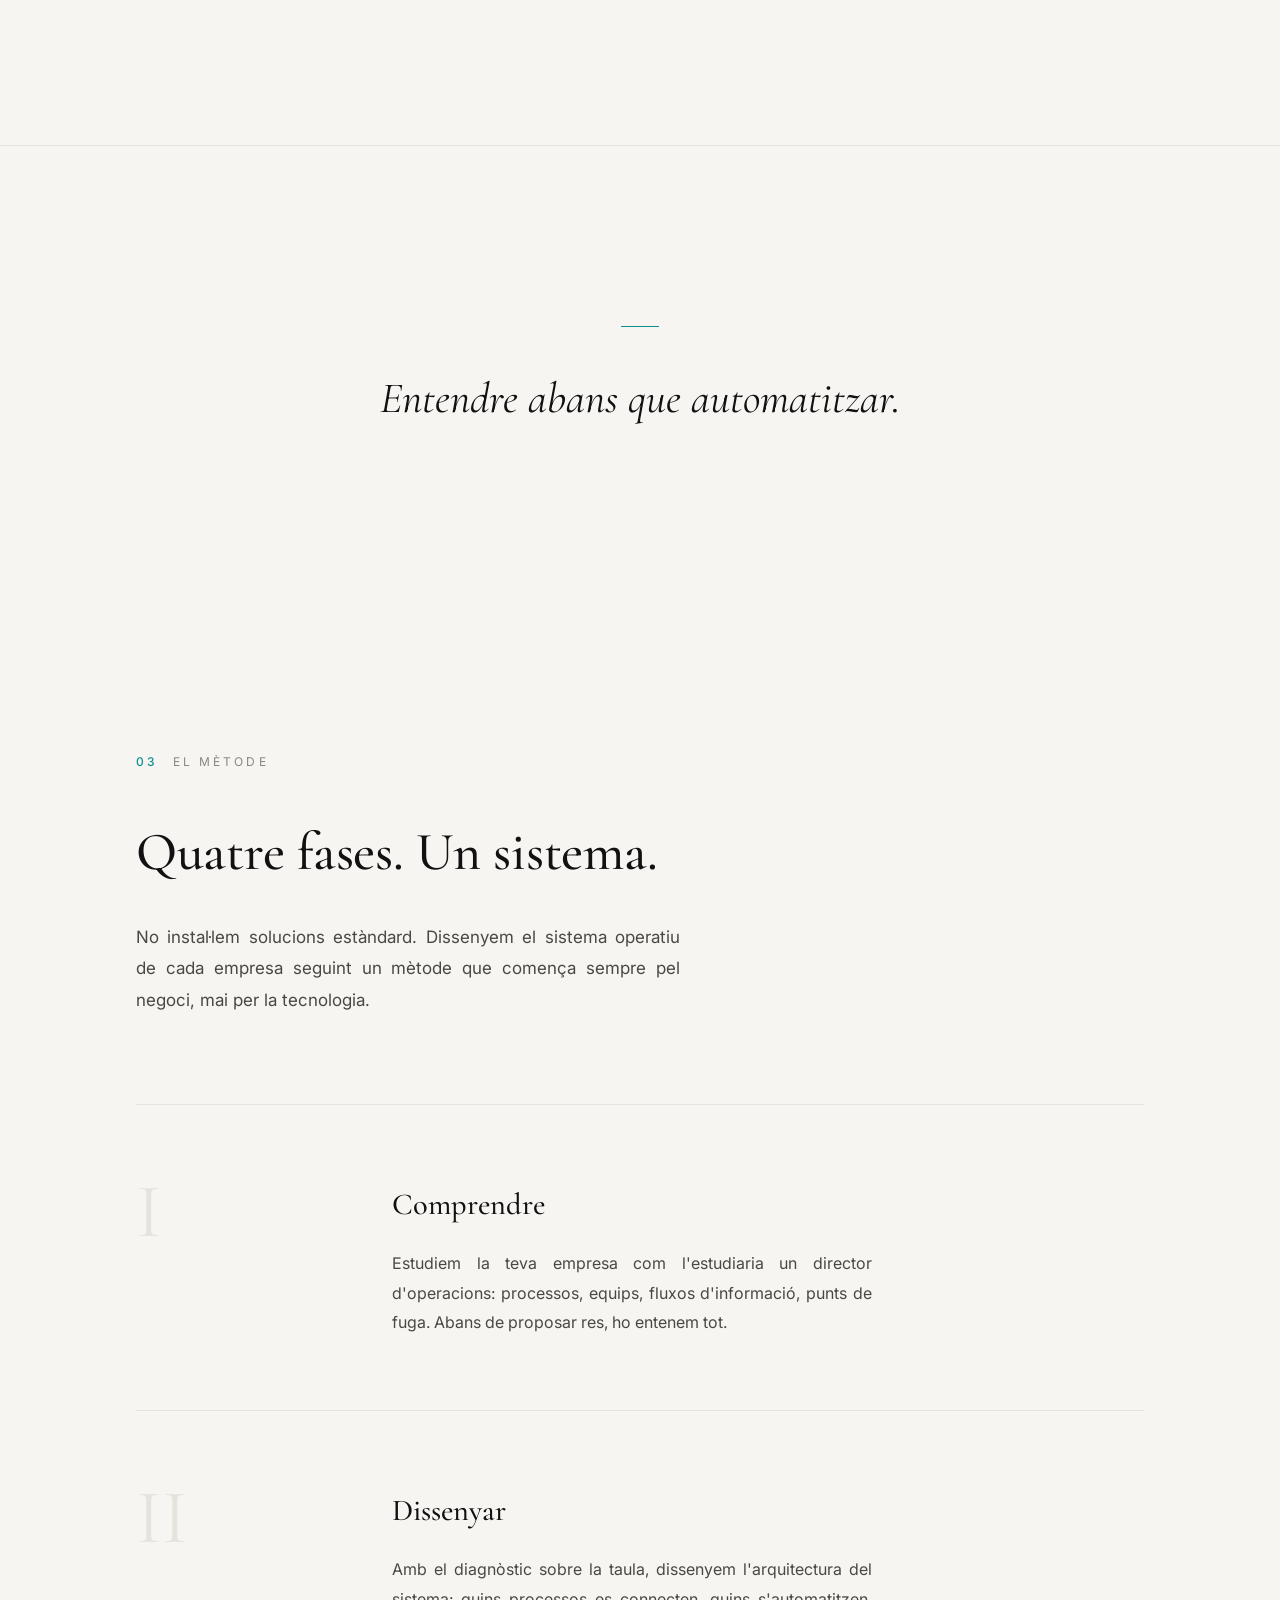
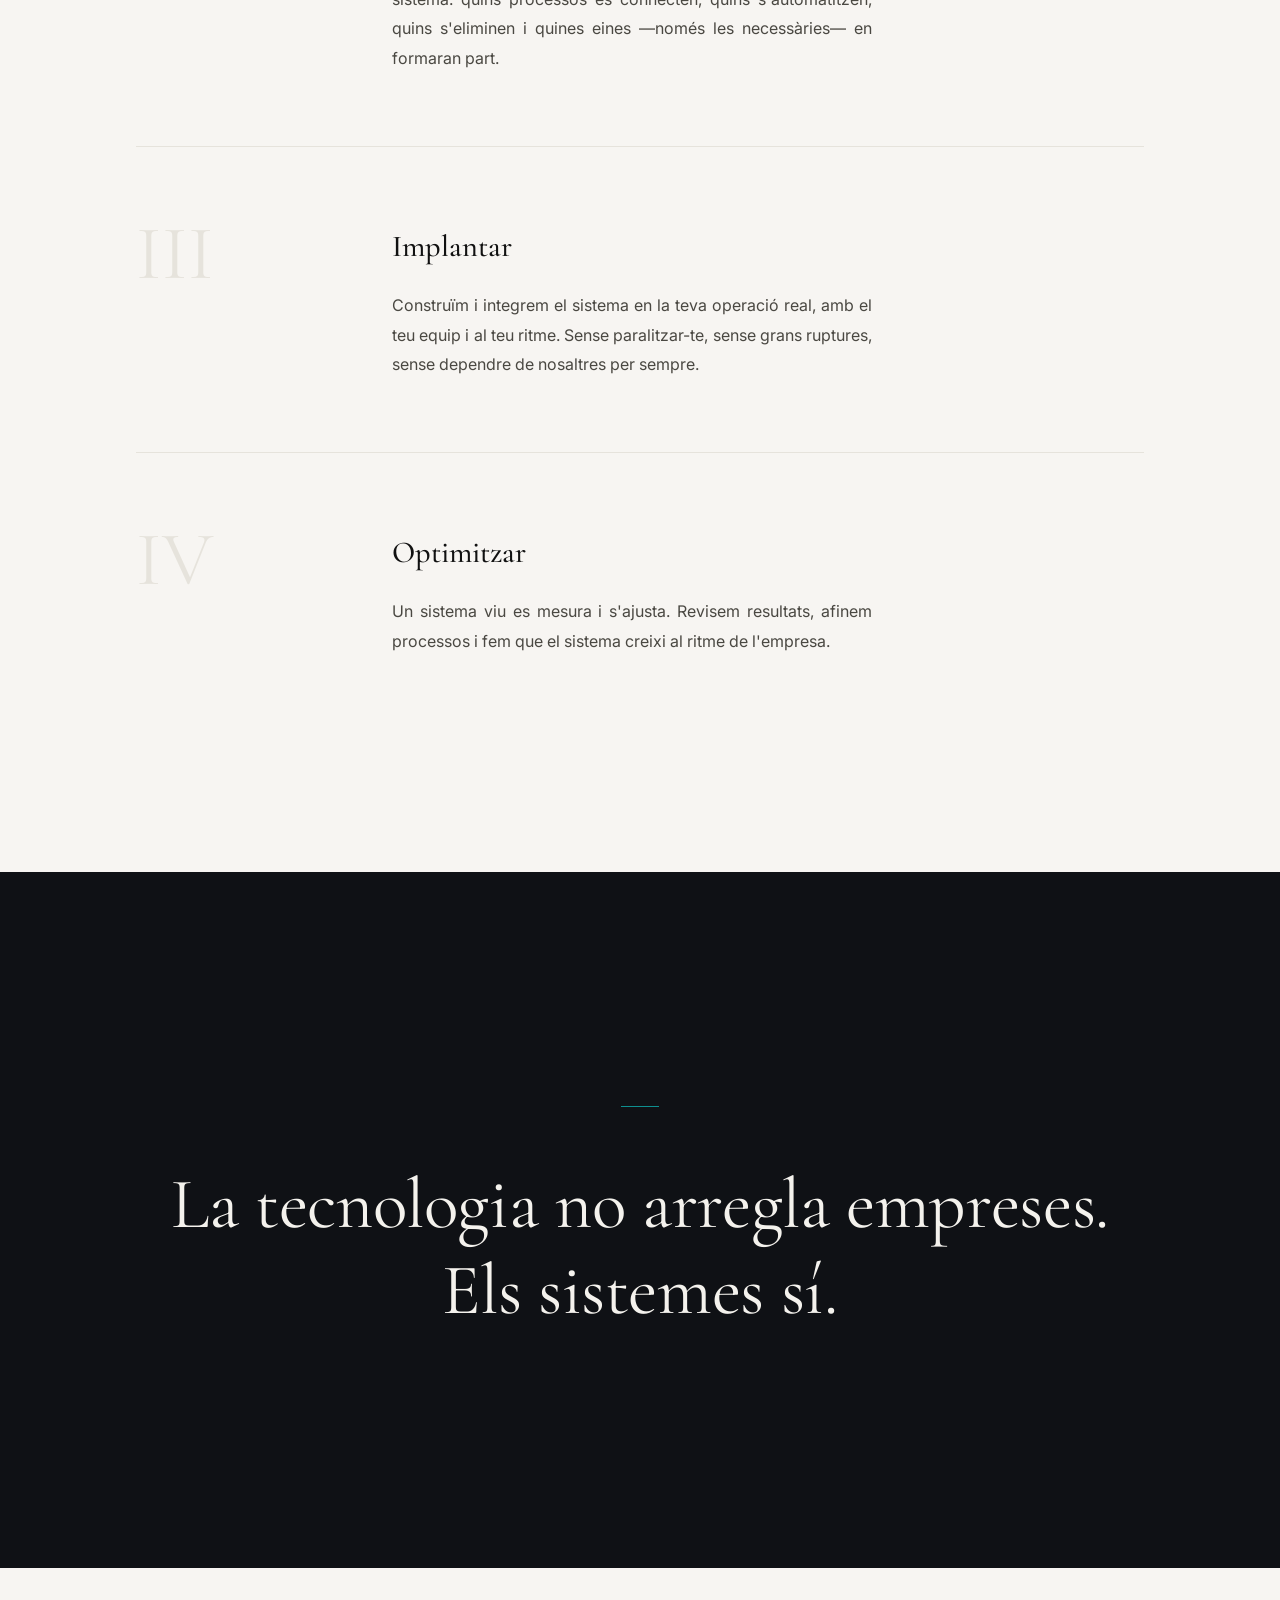
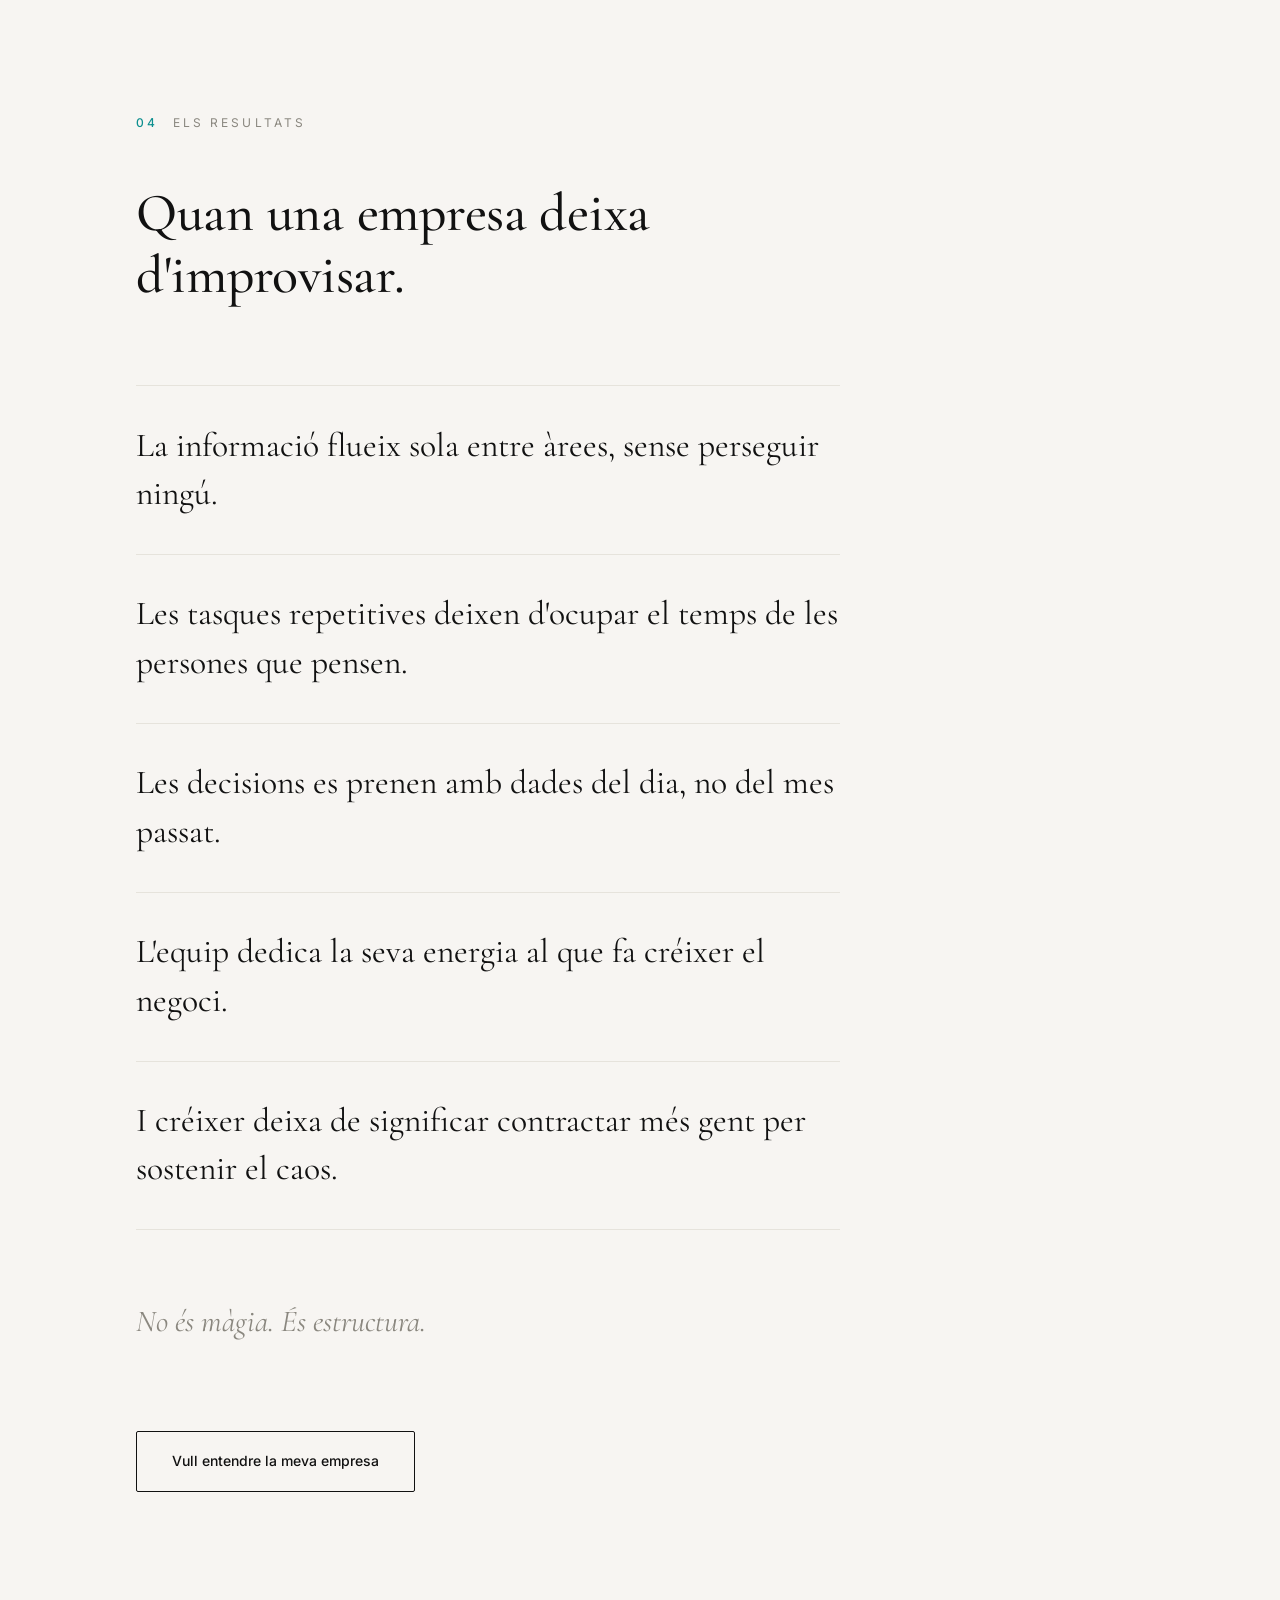
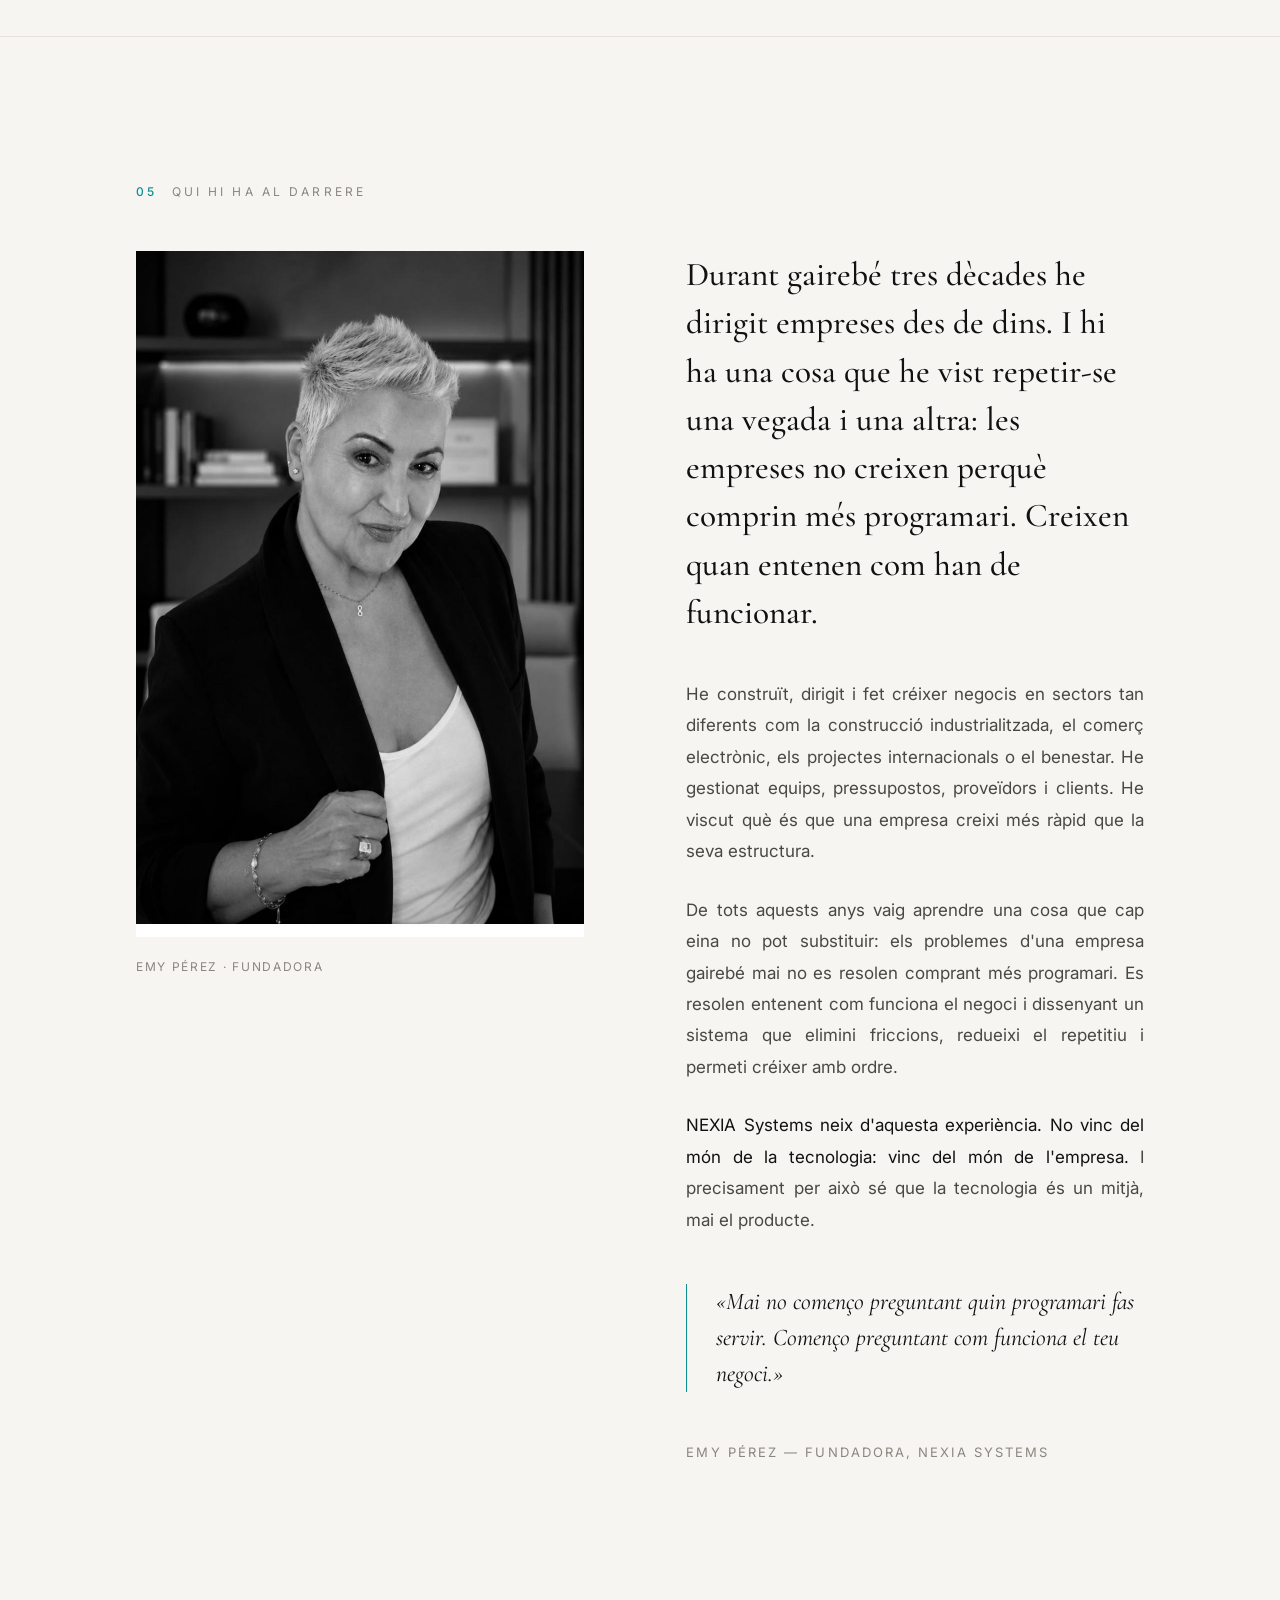
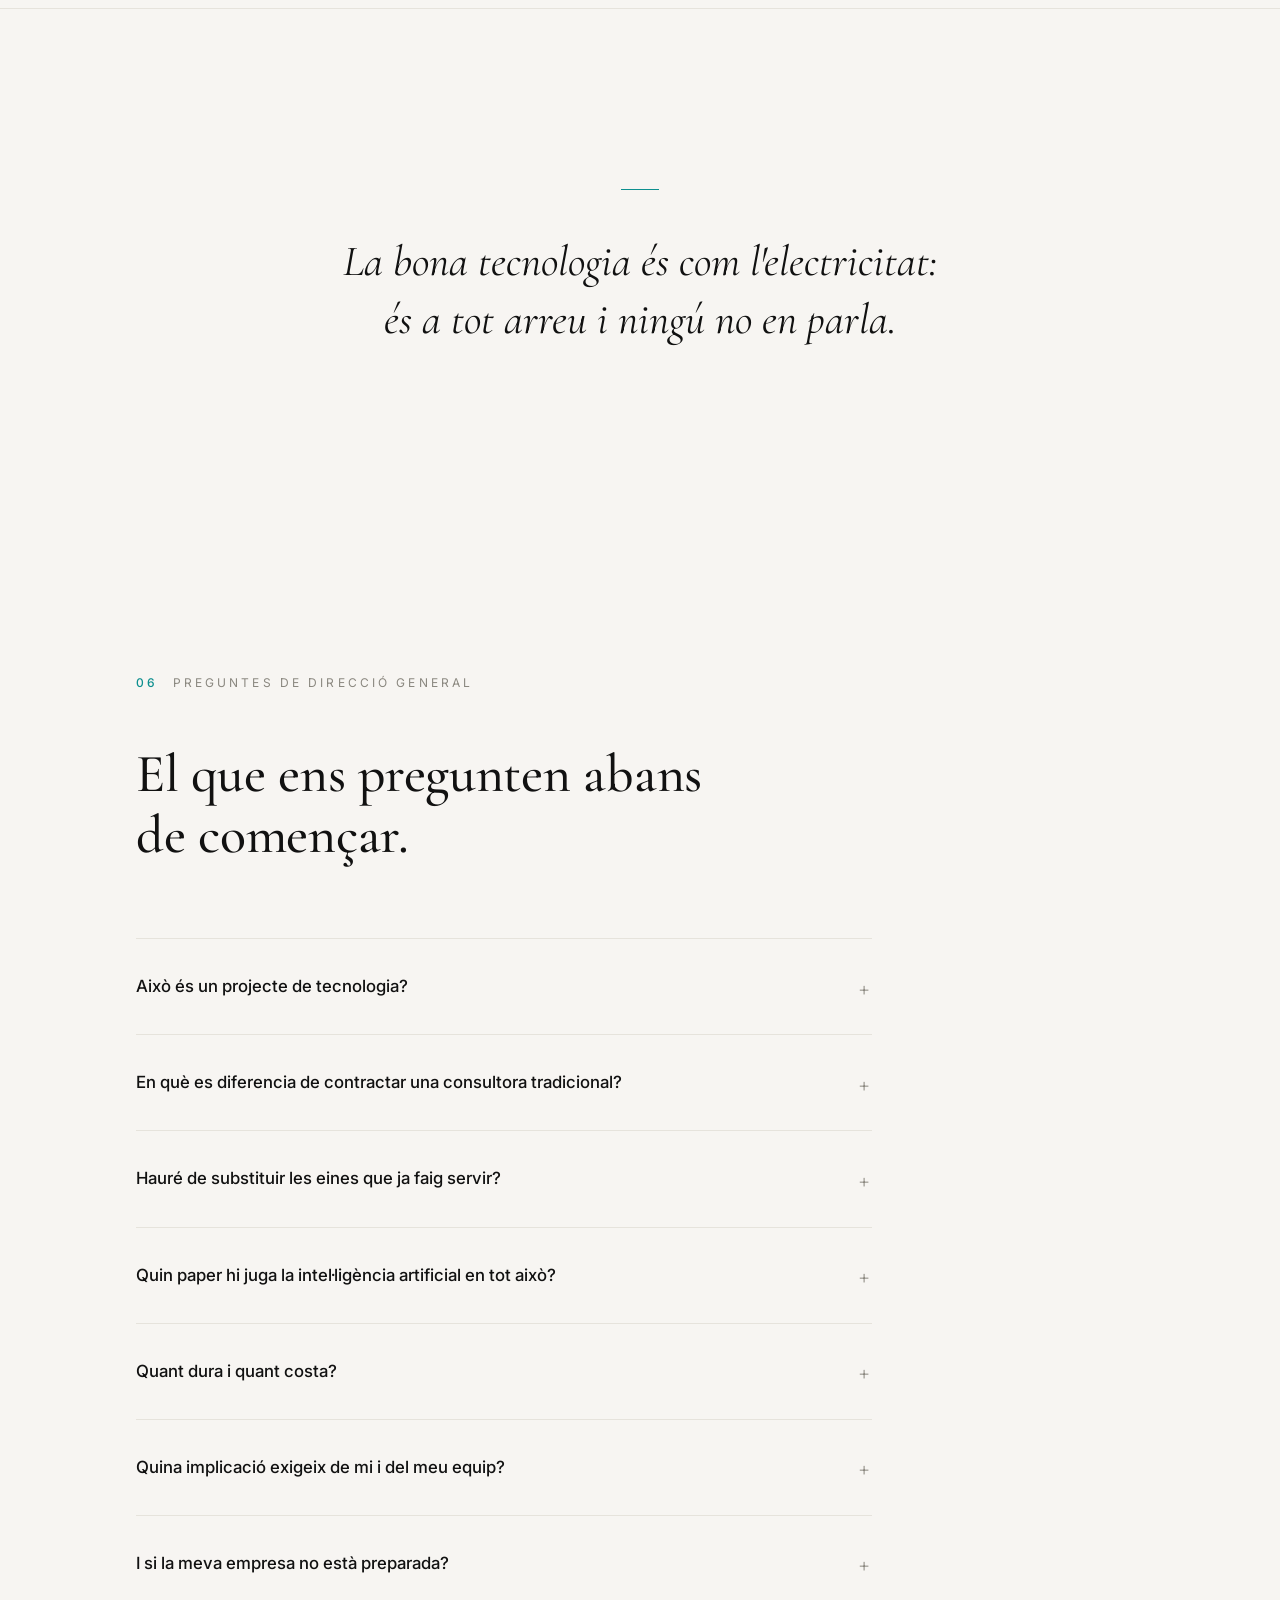
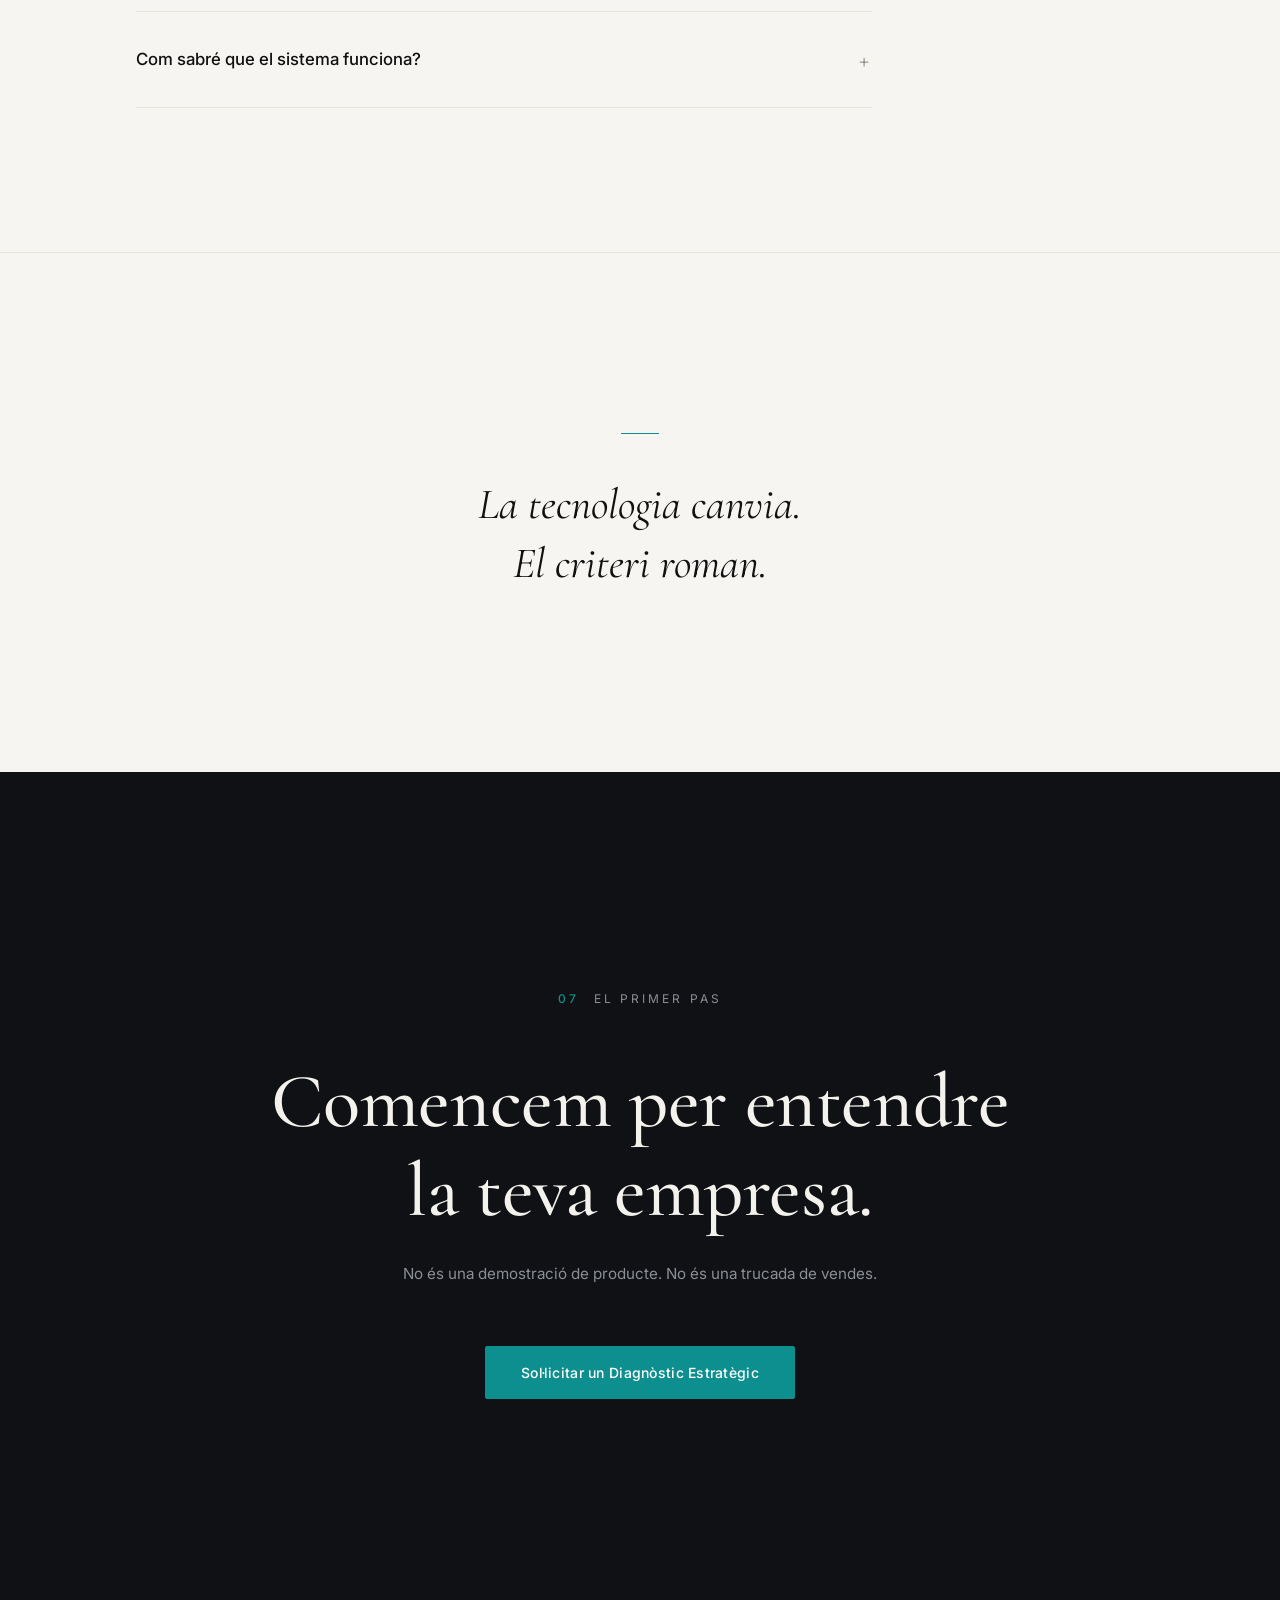
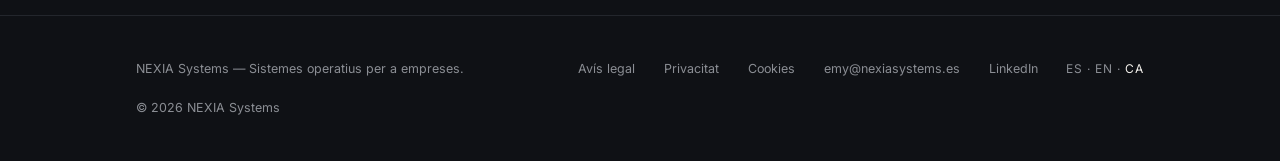
<file: ca/index.html>
<!DOCTYPE html>
<html lang="ca">
<head>
<meta charset="UTF-8">
<meta name="viewport" content="width=device-width, initial-scale=1.0">
<title>NEXIA Systems — Sistemes operatius per a empreses</title>
<meta name="description" content="La teva empresa no necessita més eines. Necessita un sistema que faci que tot funcioni. Analitzem com funciona la teva empresa i dissenyem el sistema operatiu que necessita per créixer amb estructura.">
<link rel="canonical" href="https://www.nexiasystems.es/ca/">
<link rel="alternate" hreflang="es" href="https://www.nexiasystems.es/">
<link rel="alternate" hreflang="en" href="https://www.nexiasystems.es/en/">
<link rel="alternate" hreflang="ca" href="https://www.nexiasystems.es/ca/">
<link rel="alternate" hreflang="x-default" href="https://www.nexiasystems.es/">
<meta property="og:type" content="website">
<meta property="og:locale" content="ca_ES">
<meta property="og:site_name" content="NEXIA Systems">
<meta property="og:title" content="NEXIA Systems — Sistemes operatius per a empreses">
<meta property="og:description" content="La teva empresa no necessita més eines. Necessita un sistema que faci que tot funcioni.">
<meta property="og:url" content="https://www.nexiasystems.es/ca/">
<meta property="og:image" content="https://www.nexiasystems.es/assets/emy.jpg">
<meta name="twitter:card" content="summary_large_image">
<meta name="theme-color" content="#0F1115">
<link rel="icon" href="data:image/svg+xml,%3Csvg xmlns='http://www.w3.org/2000/svg' viewBox='0 0 32 32'%3E%3Crect width='32' height='32' fill='%230F1115'/%3E%3Cpath d='M9 23V9l14 14V9' stroke='%230E8F8F' stroke-width='2.5' fill='none'/%3E%3C/svg%3E">
<link rel="preconnect" href="https://fonts.googleapis.com">
<link rel="preconnect" href="https://fonts.gstatic.com" crossorigin>
<link href="https://fonts.googleapis.com/css2?family=Cormorant+Garamond:ital,wght@0,400;0,500;1,400;1,500&family=Inter:wght@400;500&display=swap" rel="stylesheet">
<link rel="stylesheet" href="../css/styles.css">
<script type="application/ld+json">
{
  "@context": "https://schema.org",
  "@type": "ProfessionalService",
  "name": "NEXIA Systems",
  "slogan": "Sistemes operatius per a empreses",
  "description": "Estudiem com funciona una empresa, detectem on perd temps, diners i oportunitats, i dissenyem el sistema operatiu que necessita per créixer amb estructura.",
  "url": "https://www.nexiasystems.es/ca/",
  "founder": {
    "@type": "Person",
    "name": "Emy Pérez",
    "jobTitle": "Fundadora",
    "worksFor": { "@type": "Organization", "name": "NEXIA Systems" }
  },
  "areaServed": "ES",
  "knowsLanguage": ["es", "en", "ca"]
}
</script>

<!-- ======================================================================
     GOOGLE TAG MANAGER (parte 1 de 2)
     Pegar justo debajo de esta línea el snippet <script> de GTM
     (GTM → Administración → Instalar Google Tag Manager → código del <head>).
     La parte 2 (noscript) va al inicio del <body>

<!-- ======================================================================
     GOOGLE TAG MANAGER (parte 2 de 2)
     Pegar justo debajo de esta línea el snippet <noscript> de GTM. -->


<!-- ======================================================================
     GOOGLE ANALYTICS 4
     Pegar justo debajo de esta línea el snippet gtag.js con tu Measurement ID
     (GA4 → Administración → Flujos de datos → Instrucciones de etiquetado).
     Solo necesario si NO se gestiona GA4 a través de GTM.
====================================================================== -->

<!-- ======================================================================
     MICROSOFT CLARITY
     Pegar justo debajo de esta línea el script de Clarity
     (Clarity → Settings → Setup → Install tracking code manually).
====================================================================== -->
</head>
<body>

<a class="skip-link" href="#problema">Salta al contingut</a>

<nav aria-label="Principal">
  <div class="wrap nav-in">
    <a class="logo" href="#top" aria-label="NEXIA Systems — inici"><svg class="logo-mark" viewBox="0 0 24 24" aria-hidden="true"><path d="M5 20V4l14 16V4" fill="none" stroke="currentColor" stroke-width="1.6"/></svg><span>NEXIA&nbsp;SYSTEMS</span></a>
    <div class="nav-links">
      <a href="#pensamos">Filosofia</a>
      <a href="#metodo">Mètode</a>
      <a href="#emy">Sobre l'Emy</a>
      <a href="#preguntas">Preguntes</a>
      <a class="nav-cta" href="#contacto">Sol·licitar diagnòstic</a>
      <span class="lang" role="group" aria-label="Selector d'idioma"><a href="../" lang="es" hreflang="es">ES</a> · <a href="../en/" lang="en" hreflang="en">EN</a> · <a href="./" lang="ca" aria-current="true">CA</a></span>
    </div>
  </div>
</nav>

<header class="hero" id="top">
  <div class="hero-geo" aria-hidden="true">
    <span class="g g1"></span>
    <span class="g g2"></span>
    <span class="g g3"></span>
    <span class="g-line"></span>
    <span class="g-mark"></span>
  </div>
  <div class="wrap">
    <div class="hero-in">
      <p class="kicker rv">Sistemes operatius per a empreses</p>
      <h1 class="rv">La teva empresa no necessita més eines.<br>Necessita un <em>sistema</em> que faci que tot funcioni.</h1>
      <p class="sub rv">Analitzem com funciona la teva empresa, detectem on perd temps, diners i capacitat de creixement, i dissenyem el sistema operatiu que necessita per créixer amb estructura.<br><strong>La tecnologia arriba després. Sempre.</strong></p>
      <div class="rv">
        <a class="btn" href="#contacto">Sol·licitar un Diagnòstic Estratègic</a>
        <p class="btn-note">Una conversa de treball, no una trucada comercial.</p>
      </div>
    </div>
  </div>
</header>

<main>

<section class="light" id="problema" aria-labelledby="h-problema">
  <div class="wrap">
    <p class="kicker k-light rv"><b>01</b>El problema</p>
    <h2 id="h-problema" class="rv">Més eines no és més empresa.</h2>
    <div class="prose rv">
      <p>La majoria d'empreses han acumulat programari durant anys: un CRM per aquí, una agenda per allà, fulls de càlcul que només entén una persona, aplicacions que no es parlen entre elles.</p>
      <p><strong>El resultat no és eficiència. És fricció.</strong></p>
      <p>Cada eina resol un problema petit i en crea un de nou: informació duplicada, tasques repetides, decisions que es prenen tard perquè les dades estan repartides en set llocs diferents.</p>
      <p>El problema mai no va ser la falta de tecnologia. És la falta d'estructura.</p>
    </div>
    <p class="aside-close rv">La tecnologia sense criteri només automatitza el caos.</p>
  </div>
</section>

<section class="light" id="pensamos" aria-labelledby="h-pensamos">
  <div class="wrap">
    <p class="kicker k-light rv"><b>02</b>Com pensem</p>
    <h2 id="h-pensamos" class="visually-hidden">Com pensem</h2>
    <div class="manifesto">
      <p class="rv">La majoria d'empreses no tenen un problema de tecnologia. Tenen un problema d'estructura.</p>
      <p class="mute rv">Han incorporat eines durant anys i, tanmateix, tot continua depenent de les persones: que algú se'n recordi, que algú ho persegueixi, que algú copiï la dada d'un lloc a un altre.</p>
      <p class="rv">Nosaltres creiem el contrari: les eines han de treballar per a l'empresa, no l'empresa per a les seves eines.</p>
      <p class="mute rv">Per això mai no comencem preguntant quin programari fas servir. Comencem preguntant com funciona el teu negoci. On entren els diners. On s'escapen. Quins processos sostenen el creixement i quins el frenen.</p>
      <p class="rv">Primer entenem. Després dissenyem. Només llavors, implantem.</p>
      <p class="mute rv">Cada empresa perd diners d'una manera diferent. Per això cap sistema no hauria de ser igual a un altre.</p>
    </div>
  </div>
</section>

<div class="breath" role="presentation">
  <div class="wrap rv">
    <div class="rule"></div>
    <p>Entendre abans que automatitzar.</p>
  </div>
</div>

<section class="light" id="metodo" aria-labelledby="h-metodo">
  <div class="wrap">
    <p class="kicker k-light rv"><b>03</b>El mètode</p>
    <h2 id="h-metodo" class="rv">Quatre fases. Un sistema.</h2>
    <div class="prose rv"><p>No instal·lem solucions estàndard. Dissenyem el sistema operatiu de cada empresa seguint un mètode que comença sempre pel negoci, mai per la tecnologia.</p></div>
    <div class="chapters">
      <article class="chapter rv">
        <div class="num" aria-hidden="true">I<i>I</i></div>
        <div><h3>Comprendre</h3><p class="body">Estudiem la teva empresa com l'estudiaria un director d'operacions: processos, equips, fluxos d'informació, punts de fuga. Abans de proposar res, ho entenem tot.</p></div>
      </article>
      <article class="chapter rv">
        <div class="num" aria-hidden="true">II<i>II</i></div>
        <div><h3>Dissenyar</h3><p class="body">Amb el diagnòstic sobre la taula, dissenyem l'arquitectura del sistema: quins processos es connecten, quins s'automatitzen, quins s'eliminen i quines eines —només les necessàries— en formaran part.</p></div>
      </article>
      <article class="chapter rv">
        <div class="num" aria-hidden="true">III<i>III</i></div>
        <div><h3>Implantar</h3><p class="body">Construïm i integrem el sistema en la teva operació real, amb el teu equip i al teu ritme. Sense paralitzar-te, sense grans ruptures, sense dependre de nosaltres per sempre.</p></div>
      </article>
      <article class="chapter rv">
        <div class="num" aria-hidden="true">IV<i>IV</i></div>
        <div><h3>Optimitzar</h3><p class="body">Un sistema viu es mesura i s'ajusta. Revisem resultats, afinem processos i fem que el sistema creixi al ritme de l'empresa.</p></div>
      </article>
    </div>
  </div>
</section>

<div class="breath breath-dark" role="presentation">
  <div class="wrap rv">
    <div class="rule"></div>
    <p>La tecnologia no arregla empreses.<br>Els sistemes sí.</p>
  </div>
</div>

<section class="light" id="resultados" aria-labelledby="h-resultados">
  <div class="wrap">
    <p class="kicker k-light rv"><b>04</b>Els resultats</p>
    <h2 id="h-resultados" class="rv">Quan una empresa deixa d'improvisar.</h2>
    <div class="results-list">
      <p class="rv">La informació flueix sola entre àrees, sense perseguir ningú.</p>
      <p class="rv">Les tasques repetitives deixen d'ocupar el temps de les persones que pensen.</p>
      <p class="rv">Les decisions es prenen amb dades del dia, no del mes passat.</p>
      <p class="rv">L'equip dedica la seva energia al que fa créixer el negoci.</p>
      <p class="rv">I créixer deixa de significar contractar més gent per sostenir el caos.</p>
    </div>
    <p class="results-close rv">No és màgia. És estructura.</p>
    <div class="mid-cta rv"><a class="btn-ghost" href="#contacto">Vull entendre la meva empresa</a></div>
  </div>
</section>

<section class="light" id="emy" aria-labelledby="h-emy">
  <div class="wrap">
    <p class="kicker k-light rv"><b>05</b>Qui hi ha al darrere</p>
    <h2 id="h-emy" class="visually-hidden">Sobre l'Emy Pérez</h2>
    <div class="emy">
      <figure class="emy-photo rv">
        <img src="../assets/emy.jpg" alt="Emy Pérez, fundadora de NEXIA Systems. Retrat editorial en blanc i negre." width="896" height="1372" loading="lazy">
        <figcaption>Emy Pérez · Fundadora</figcaption>
      </figure>
      <div>
        <p class="emy-idea rv">Durant gairebé tres dècades he dirigit empreses des de dins. I hi ha una cosa que he vist repetir-se una vegada i una altra: les empreses no creixen perquè comprin més programari. Creixen quan entenen com han de funcionar.</p>
        <div class="prose rv">
          <p>He construït, dirigit i fet créixer negocis en sectors tan diferents com la construcció industrialitzada, el comerç electrònic, els projectes internacionals o el benestar. He gestionat equips, pressupostos, proveïdors i clients. He viscut què és que una empresa creixi més ràpid que la seva estructura.</p>
          <p>De tots aquests anys vaig aprendre una cosa que cap eina no pot substituir: els problemes d'una empresa gairebé mai no es resolen comprant més programari. Es resolen entenent com funciona el negoci i dissenyant un sistema que elimini friccions, redueixi el repetitiu i permeti créixer amb ordre.</p>
          <p><strong>NEXIA Systems neix d'aquesta experiència. No vinc del món de la tecnologia: vinc del món de l'empresa.</strong> I precisament per això sé que la tecnologia és un mitjà, mai el producte.</p>
        </div>
        <blockquote class="pull rv">«Mai no començo preguntant quin programari fas servir. Començo preguntant com funciona el teu negoci.»</blockquote>
        <p class="sign rv">Emy Pérez — Fundadora, NEXIA Systems</p>
      </div>
    </div>
  </div>
</section>

<div class="breath" role="presentation">
  <div class="wrap rv">
    <div class="rule"></div>
    <p>La bona tecnologia és com l'electricitat:<br>és a tot arreu i ningú no en parla.</p>
  </div>
</div>

<section class="light" id="preguntas" aria-labelledby="h-faq">
  <div class="wrap">
    <p class="kicker k-light rv"><b>06</b>Preguntes de direcció general</p>
    <h2 id="h-faq" class="rv">El que ens pregunten abans de començar.</h2>
    <div class="faq rv">
      <details><summary>Això és un projecte de tecnologia?</summary><p class="ans">No. És un projecte d'operació. La tecnologia és una conseqüència del disseny, no el punt de partida. De fet, alguns diagnòstics conclouen que el problema principal no es resol amb programari, sinó reorganitzant un procés.</p></details>
      <details><summary>En què es diferencia de contractar una consultora tradicional?</summary><p class="ans">Una consultora tradicional lliura un informe i marxa. Nosaltres dissenyem el sistema i l'implantem dins de la teva operació real, amb el teu equip. No venem recomanacions: construïm estructures que funcionen quan nosaltres ja no hi som.</p></details>
      <details><summary>Hauré de substituir les eines que ja faig servir?</summary><p class="ans">No necessàriament. L'objectiu no és canviar eines, sinó connectar-les sota una mateixa lògica. El que funciona es conserva. El que duplica feina s'elimina. Només s'incorpora una cosa nova quan el sistema ho necessita.</p></details>
      <details><summary>Quin paper hi juga la intel·ligència artificial en tot això?</summary><p class="ans">El mateix que l'electricitat: hi és present, fa possible el sistema i ningú no hi ha de pensar. Fem servir IA quan aporta valor real a un procés, no perquè estigui de moda. Si algú et ven intel·ligència artificial com a producte, t'està venent l'eina, no la solució.</p></details>
      <details><summary>Quant dura i quant costa?</summary><p class="ans">Cada empresa perd diners d'una manera diferent, i per això cada sistema té un abast diferent. El Diagnòstic Estratègic existeix precisament per a això: dimensionar el sistema que la teva empresa necessita abans de parlar de terminis i inversió. No donem xifres sense haver entès el negoci. Seria mentir-te.</p></details>
      <details><summary>Quina implicació exigeix de mi i del meu equip?</summary><p class="ans">Del director general, honestedat i unes hores al principi: ningú no coneix el negoci millor que qui el dirigeix. De l'equip, col·laboració durant el diagnòstic. Després, el sistema està dissenyat per retornar temps, no per consumir-ne.</p></details>
      <details><summary>I si la meva empresa no està preparada?</summary><p class="ans">T'ho direm. El diagnòstic pot concloure que encara no és el moment, o que el problema és un altre. Preferim dir que no abans que implantar un sistema condemnat a fracassar. La nostra reputació val més que un projecte.</p></details>
      <details><summary>Com sabré que el sistema funciona?</summary><p class="ans">Perquè ho definirem junts abans de construir res. Cada sistema es dissenya amb indicadors concrets: temps recuperat, processos connectats, oportunitats que deixen de perdre's. Si no es pot mesurar, no ho proposem.</p></details>
    </div>
  </div>
</section>

<div class="breath" role="presentation">
  <div class="wrap rv">
    <div class="rule"></div>
    <p>La tecnologia canvia.<br>El criteri roman.</p>
  </div>
</div>

<section class="cover" id="contacto" aria-labelledby="h-contacto">
  <div class="wrap">
    <p class="kicker rv"><b>07</b>El primer pas</p>
    <h2 id="h-contacto" class="rv">Comencem per entendre<br>la teva empresa.</h2>
    <p class="lead rv">No és una demostració de producte. No és una trucada de vendes.</p>
    <div class="rv"><button class="btn" id="openForm" type="button">Sol·licitar un Diagnòstic Estratègic</button></div>
    <div class="form-shell" id="formShell">
      <form id="diagForm" novalidate>
        <div class="f-field"><label for="f1">Nom</label><input id="f1" name="full_name" type="text" autocomplete="name" required aria-required="true"></div>
        <div class="f-field"><label for="f2">Empresa</label><input id="f2" name="company_name" type="text" autocomplete="organization" required aria-required="true"></div>
        <div class="f-field"><label for="f3">Correu electrònic</label><input id="f3" name="email" type="email" autocomplete="email" required aria-required="true"></div>
        <div class="f-field"><label for="f4">Telèfon</label><input id="f4" name="phone" type="tel" autocomplete="tel" inputmode="tel" required aria-required="true"></div>
        <div class="f-field"><label for="f5">Facturació anual <span class="opt">(opcional)</span></label>
          <select id="f5" name="annual_revenue">
            <option value="" selected>Prefereixo no indicar-ho</option>
            <option>Menys de 500.000 €</option>
            <option>500.000 € – 1 M€</option>
            <option>1 M€ – 3 M€</option>
            <option>3 M€ – 10 M€</option>
            <option>Més de 10 M€</option>
          </select></div>
        <div class="f-field"><label for="f6">Missatge</label><textarea id="f6" name="message" rows="4" required aria-required="true" placeholder="Quina és la principal fricció de la teva operació avui?"></textarea></div>
        <div class="hp" aria-hidden="true"><label for="f7">No ompliu aquest camp</label><input id="f7" name="website" type="text" tabindex="-1" autocomplete="off"></div>
        <p class="form-error" id="formError" role="alert" hidden>Revisa els camps marcats: falten dades o el correu no és vàlid.</p>
        <button class="btn" type="submit">Sol·licitar un Diagnòstic Estratègic</button>
        <p class="form-note">Resposta en menys de 48 hores laborables. Sense seqüències automàtiques de venda. Una persona llegirà el teu missatge.</p>
      </form>
      <p class="form-ok" id="formOk" role="status" aria-live="polite">Rebut. Et respondrem personalment en menys de 48 hores laborables.</p>
    </div>
  </div>
</section>

</main>

<a class="dock" id="dock" href="#contacto" hidden>Sol·licitar diagnòstic</a>

<footer>
  <div class="wrap foot">
    <span>NEXIA Systems — Sistemes operatius per a empreses.</span>
    <div class="fl">
      <a href="../aviso-legal.html">Avís legal</a>
      <a href="../privacidad.html">Privacitat</a>
      <a href="../cookies.html">Cookies</a>
      <a href="mailto:emy@nexiasystems.es">emy@nexiasystems.es</a>
      <a href="https://www.linkedin.com/in/emypereznexia/" rel="noopener">LinkedIn</a>
      <span class="lang"><a href="../" lang="es" hreflang="es">ES</a> · <a href="../en/" lang="en" hreflang="en">EN</a> · <a href="./" lang="ca" aria-current="true">CA</a></span>
    </div>
    <span>© 2026 NEXIA Systems</span>
  </div>
</footer>

<script src="../js/main.js" defer></script>
<!-- GHL WIDGET -->
<!-- ======================================================================
     Pegar justo debajo de esta línea el script del widget oficial de
     GoHighLevel (chat). Se cargará en toda la página sin tocar nada más.
     El envío del formulario es independiente: se conecta pegando la URL
     del webhook en js/main.js (constante GHL_ENDPOINT).
====================================================================== -->
<!-- /GHL WIDGET -->

</body>
</html>
</file>
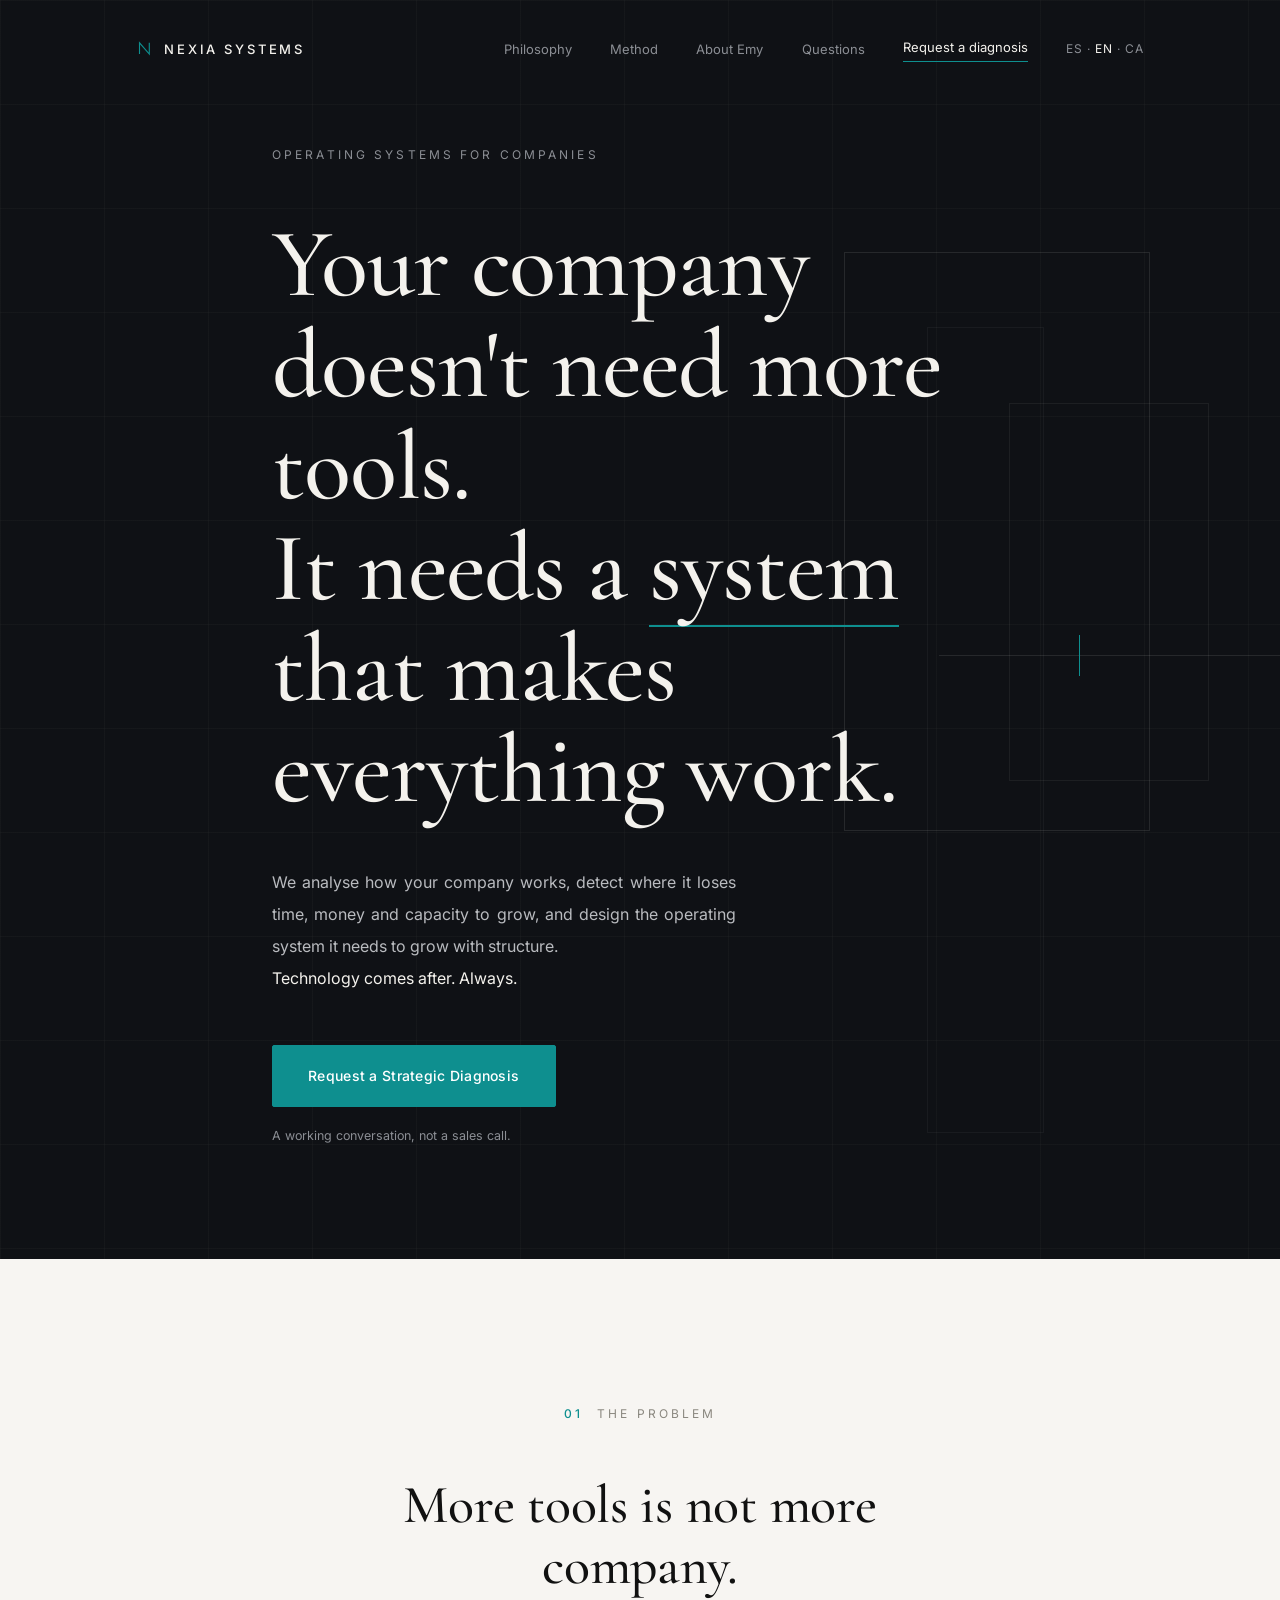
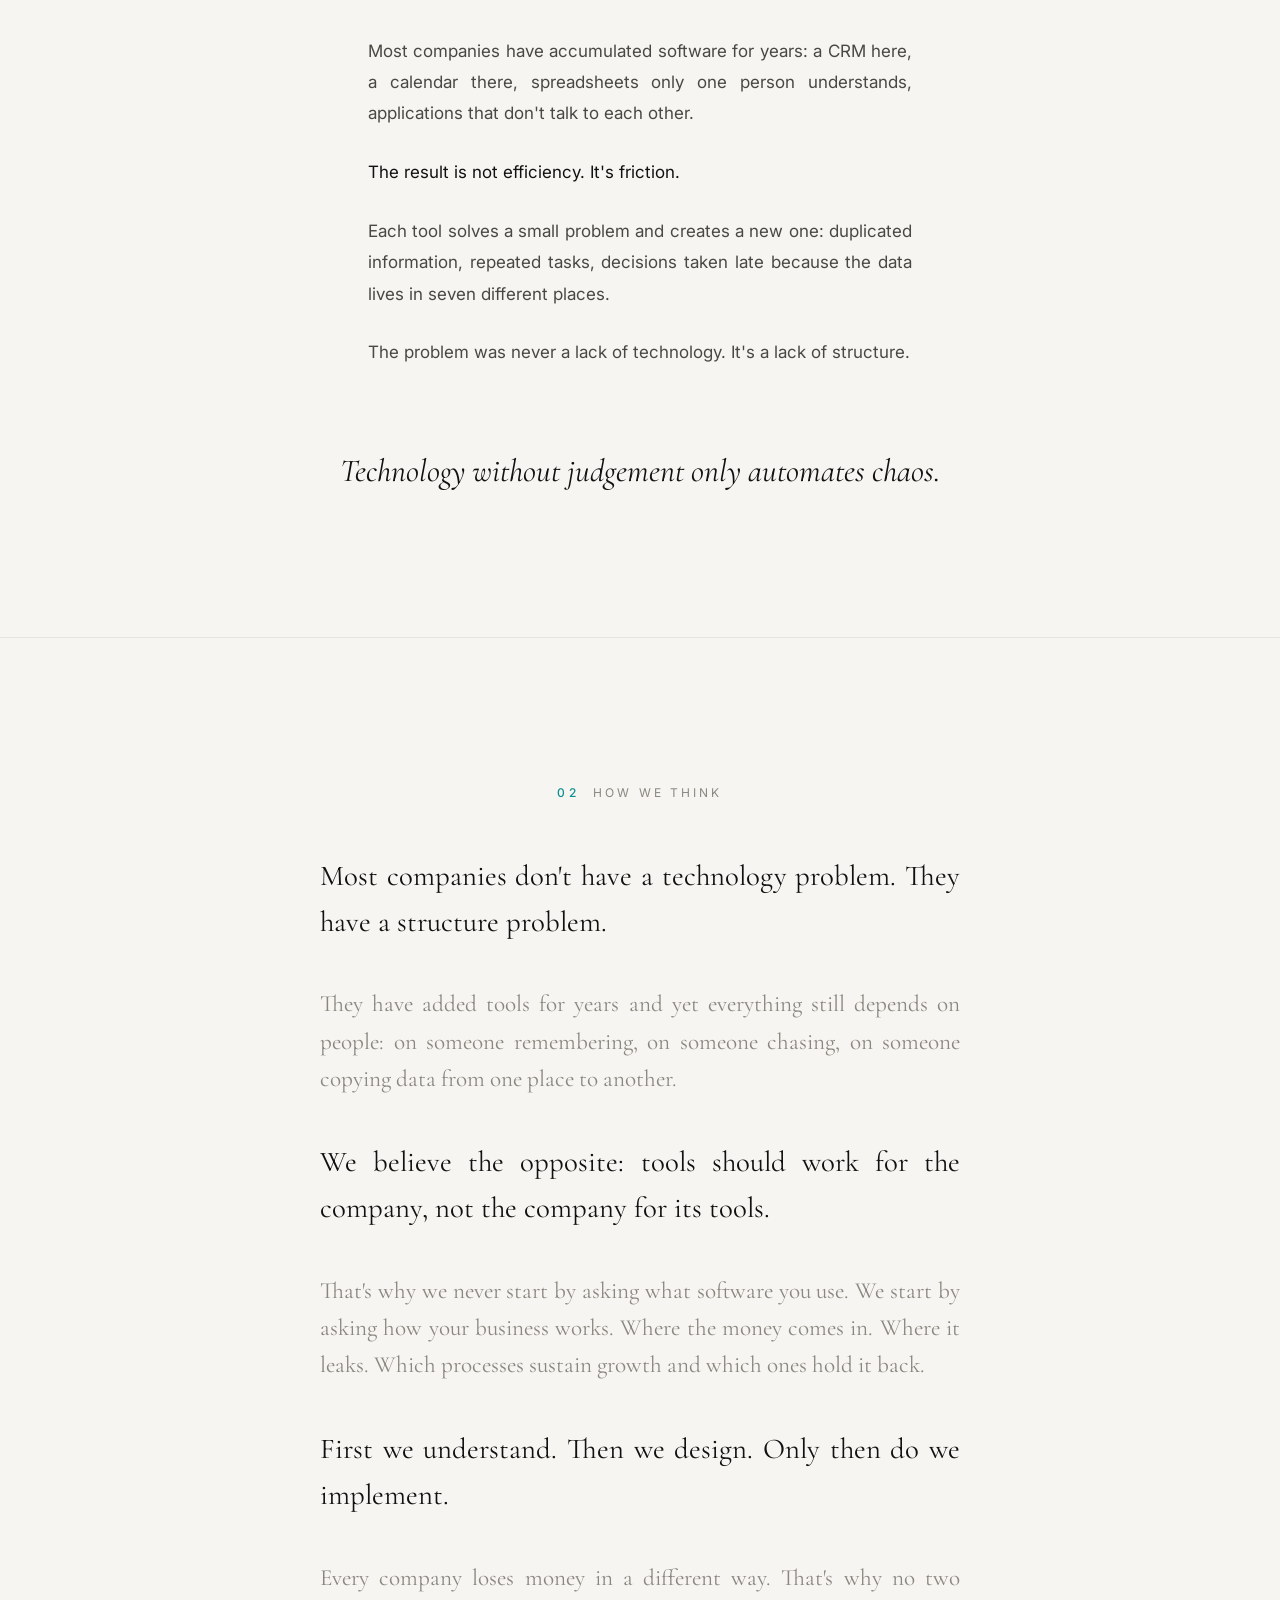
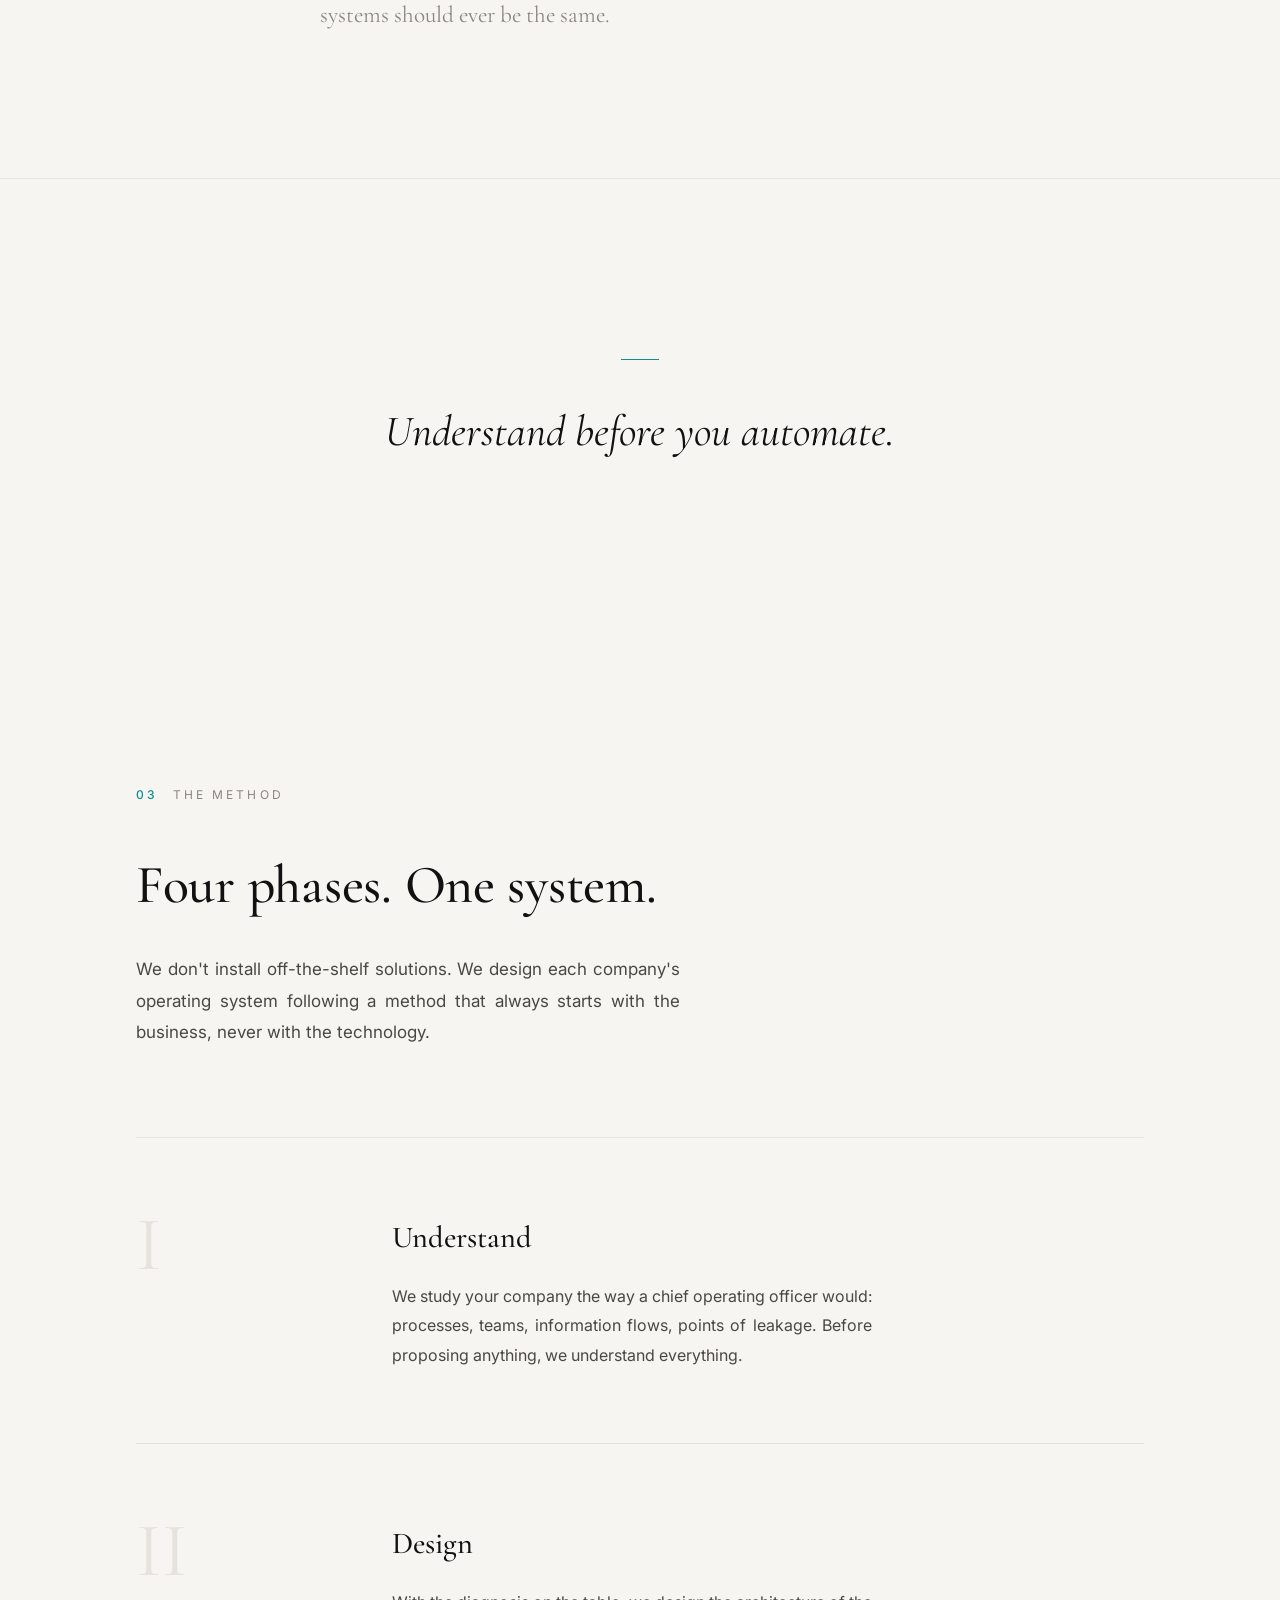
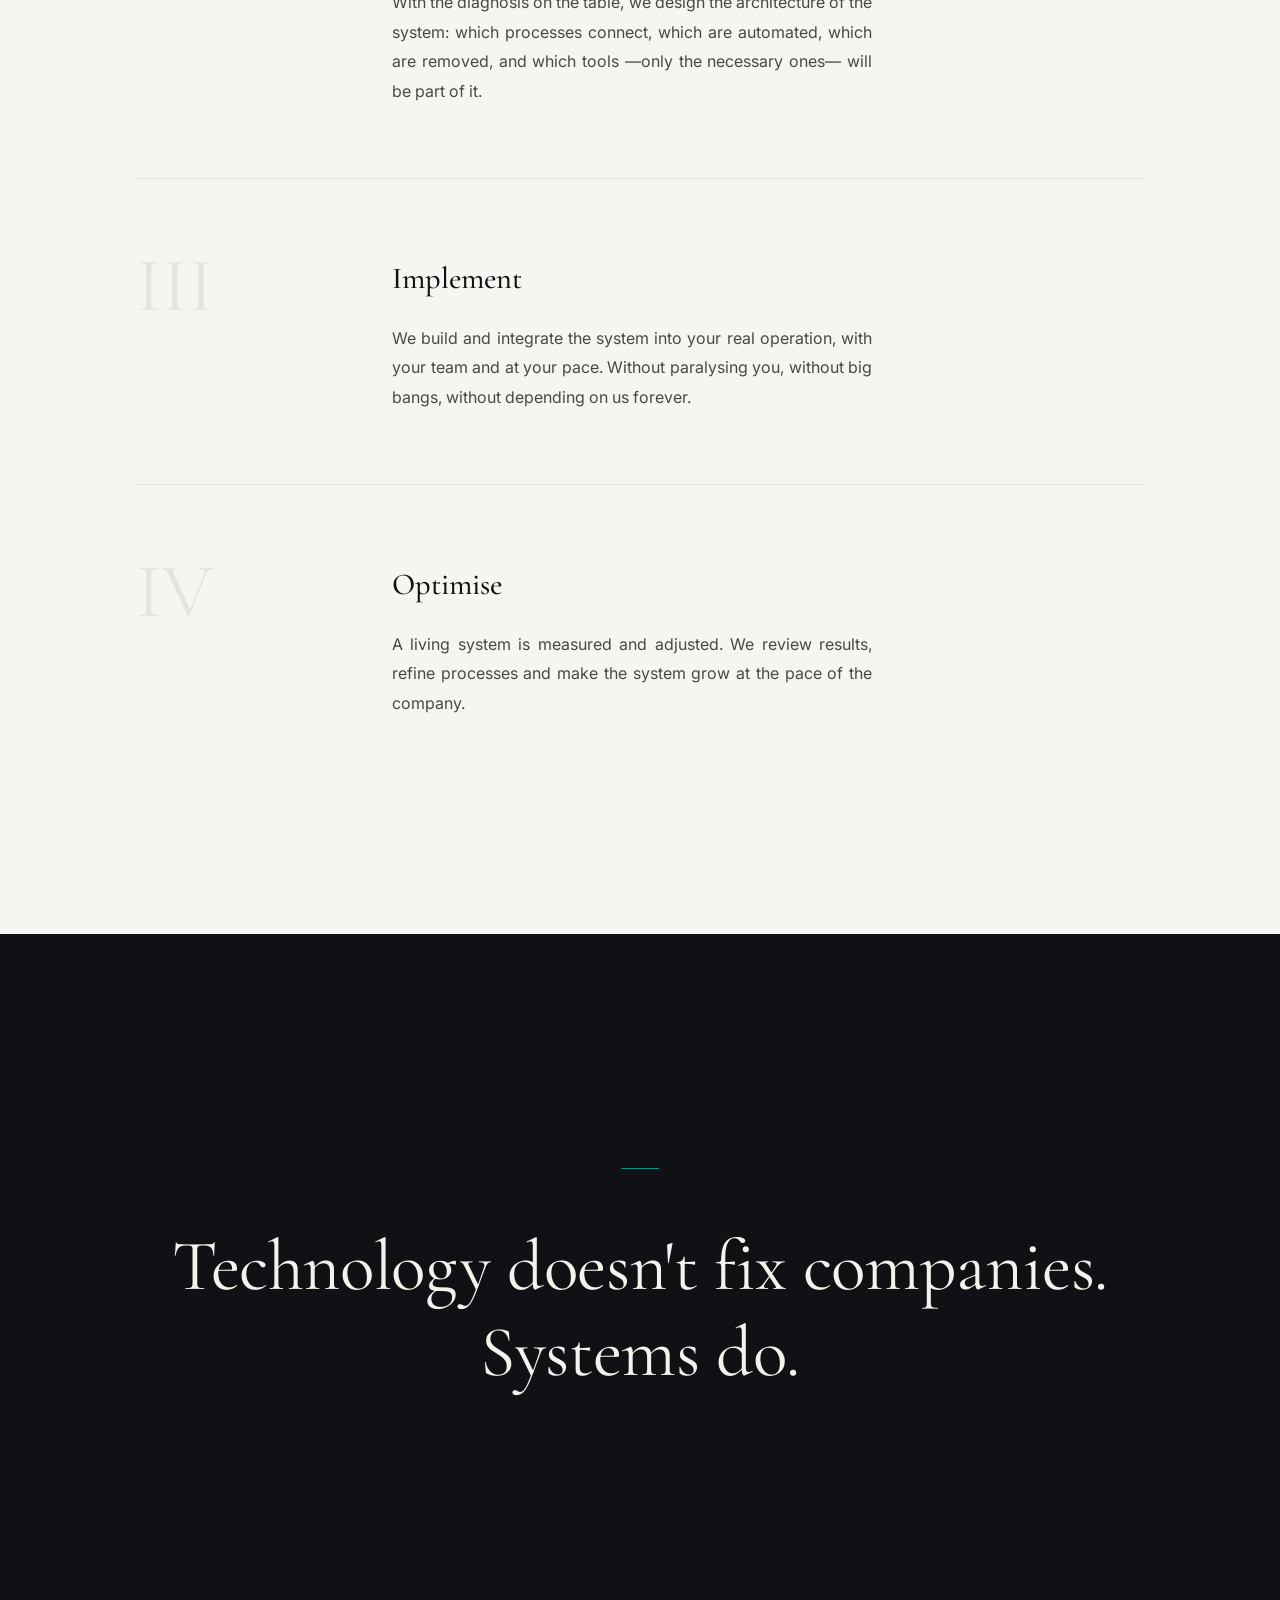
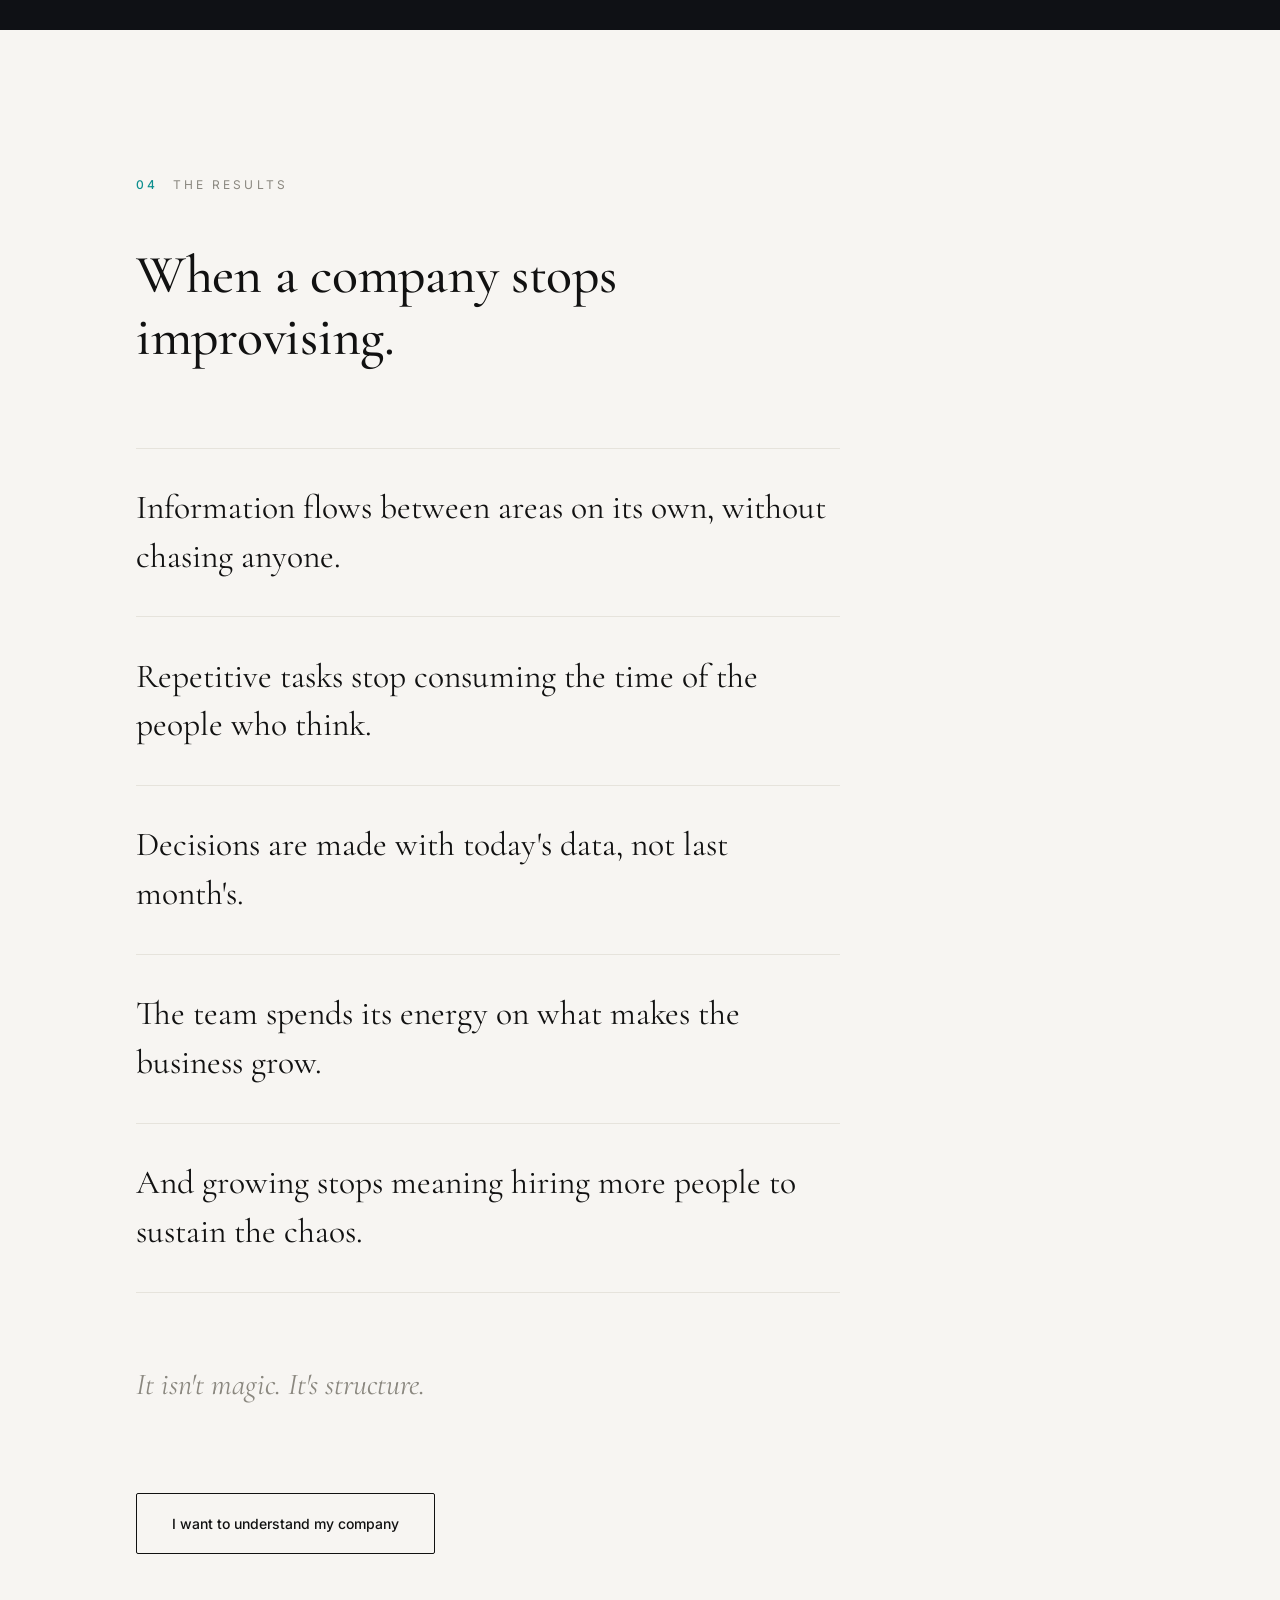
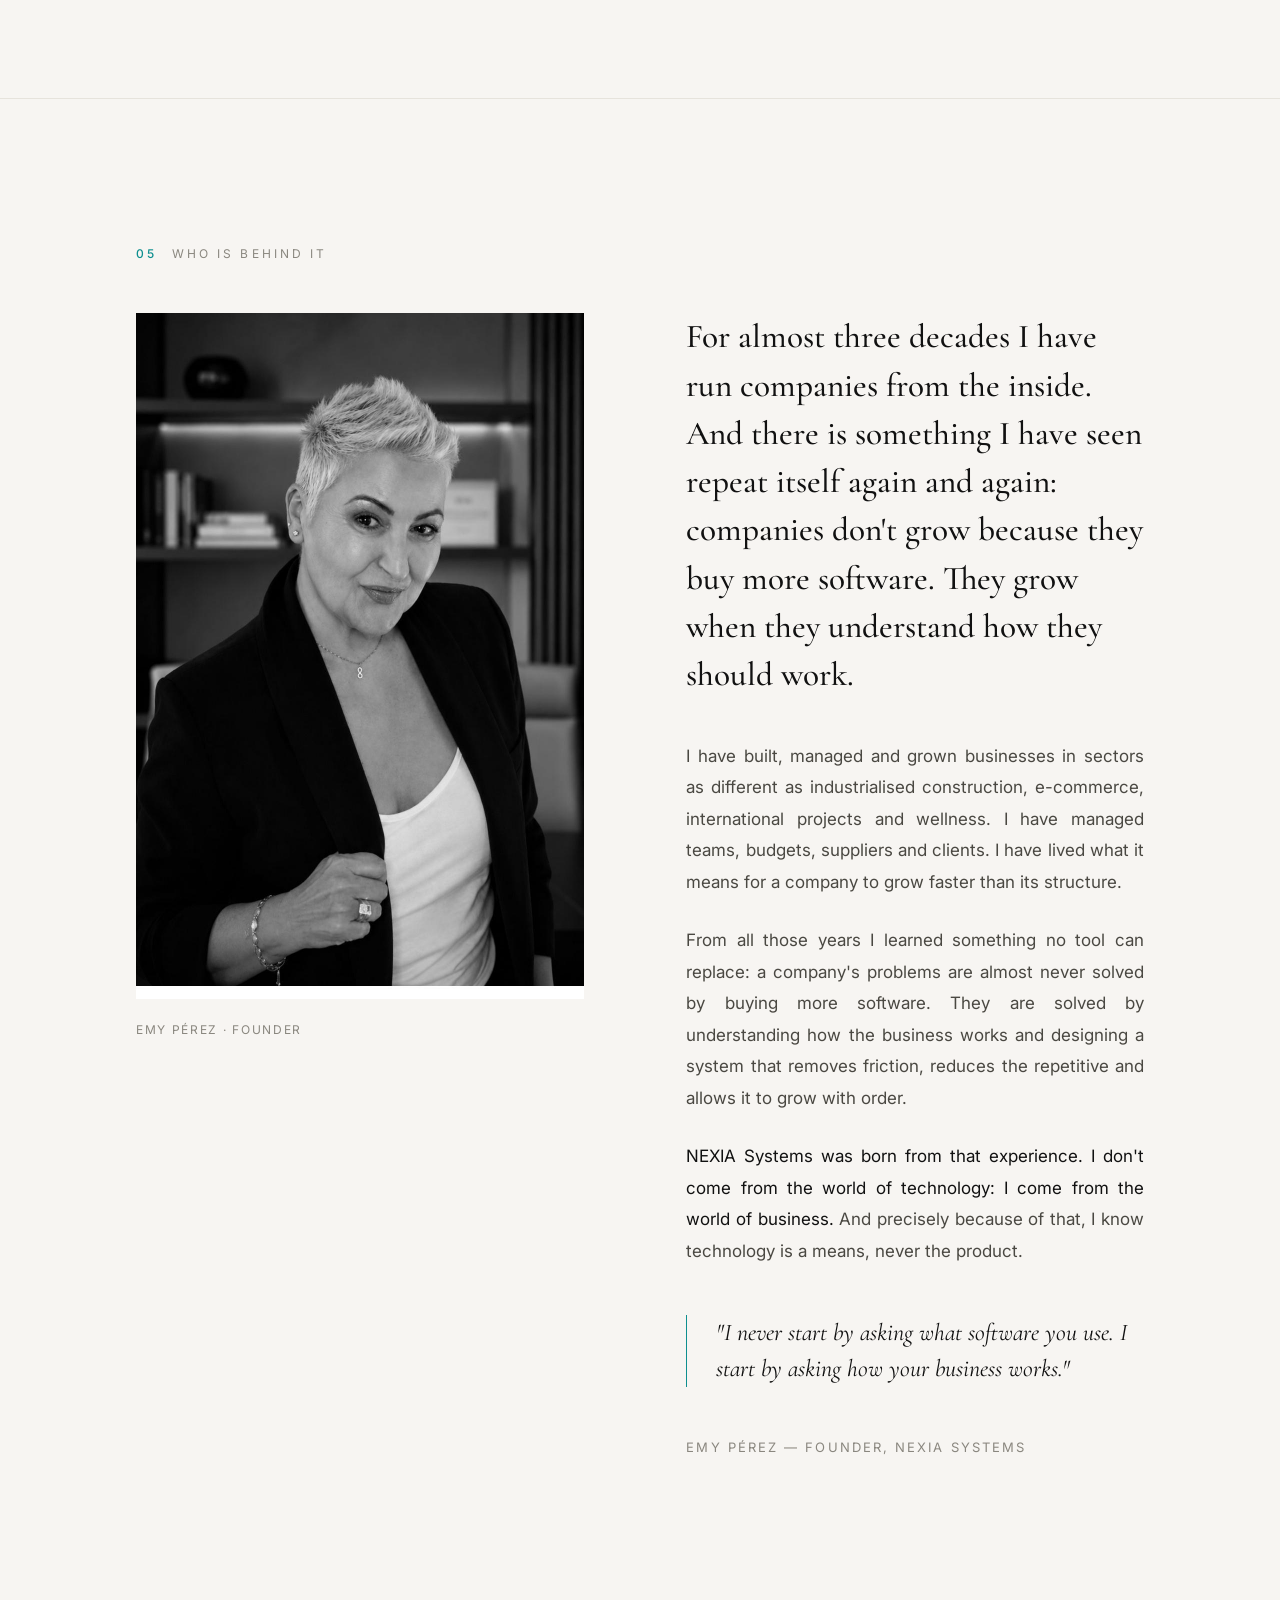
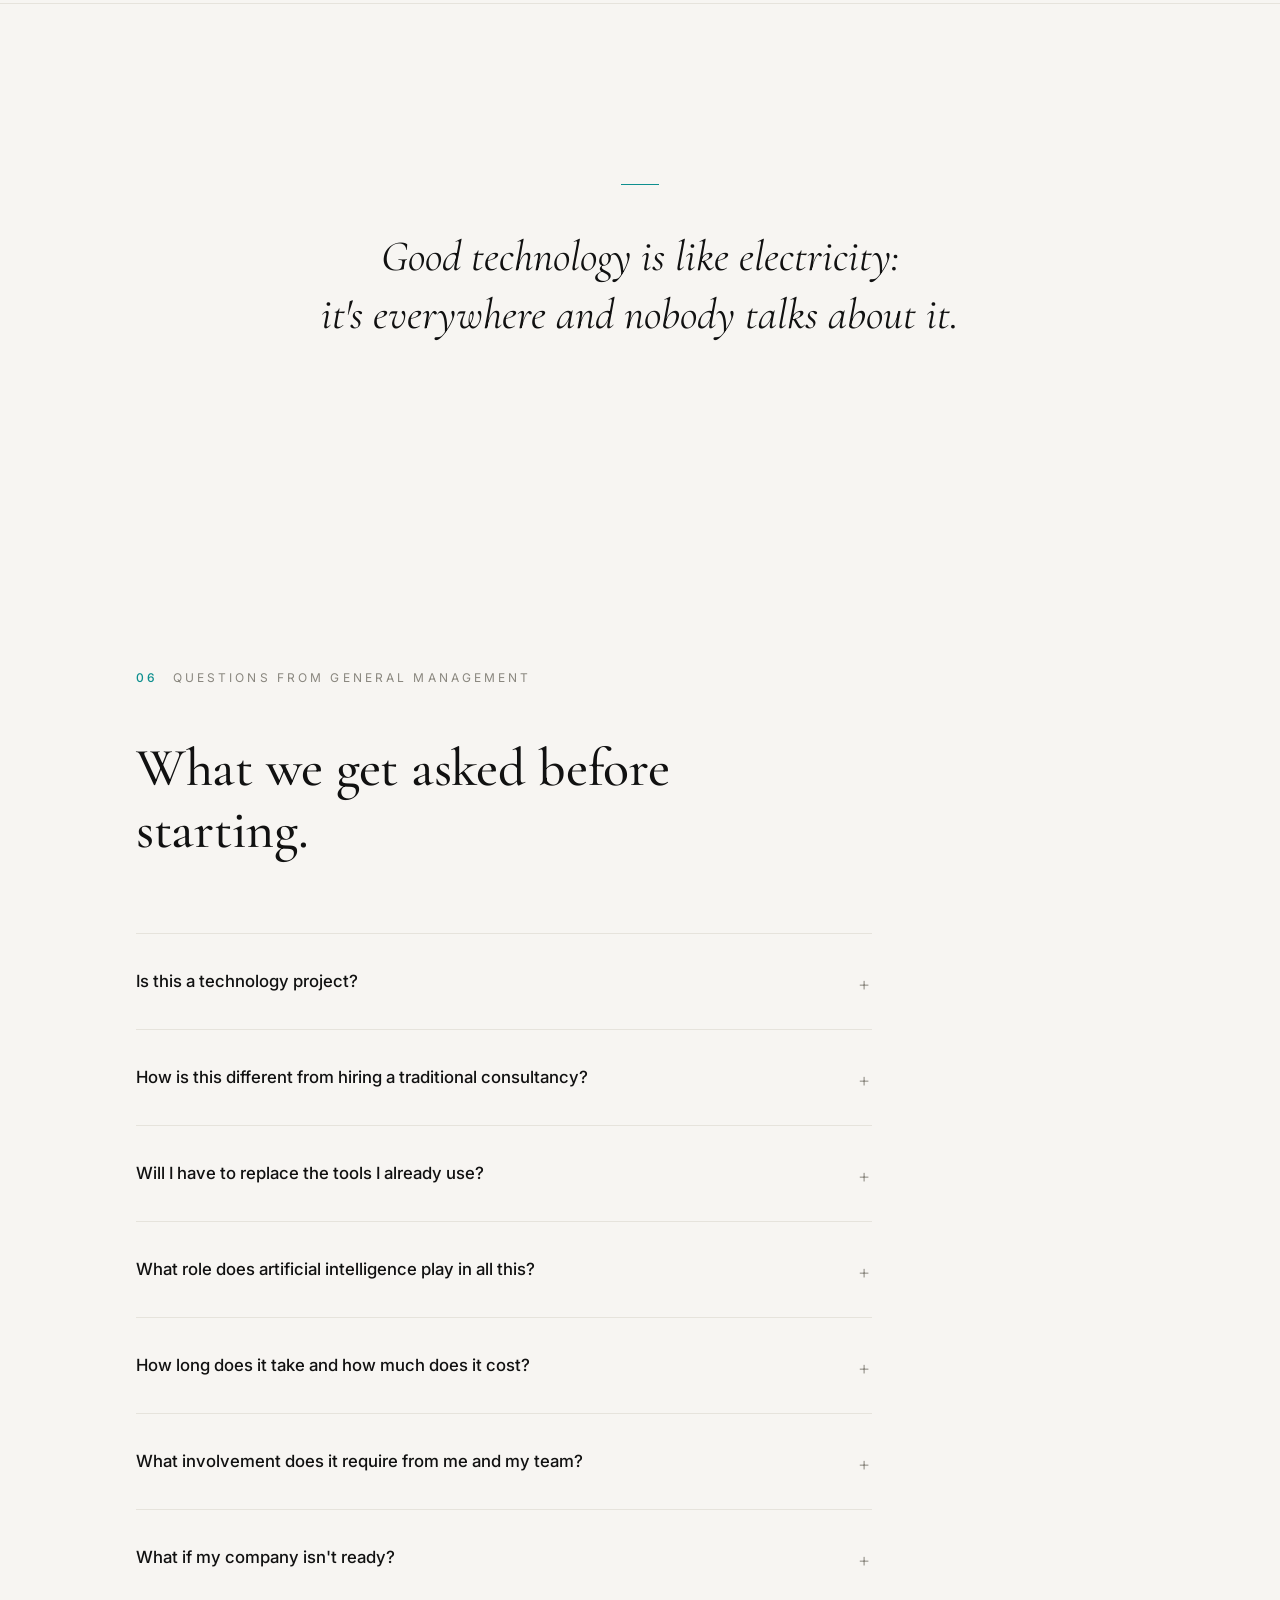
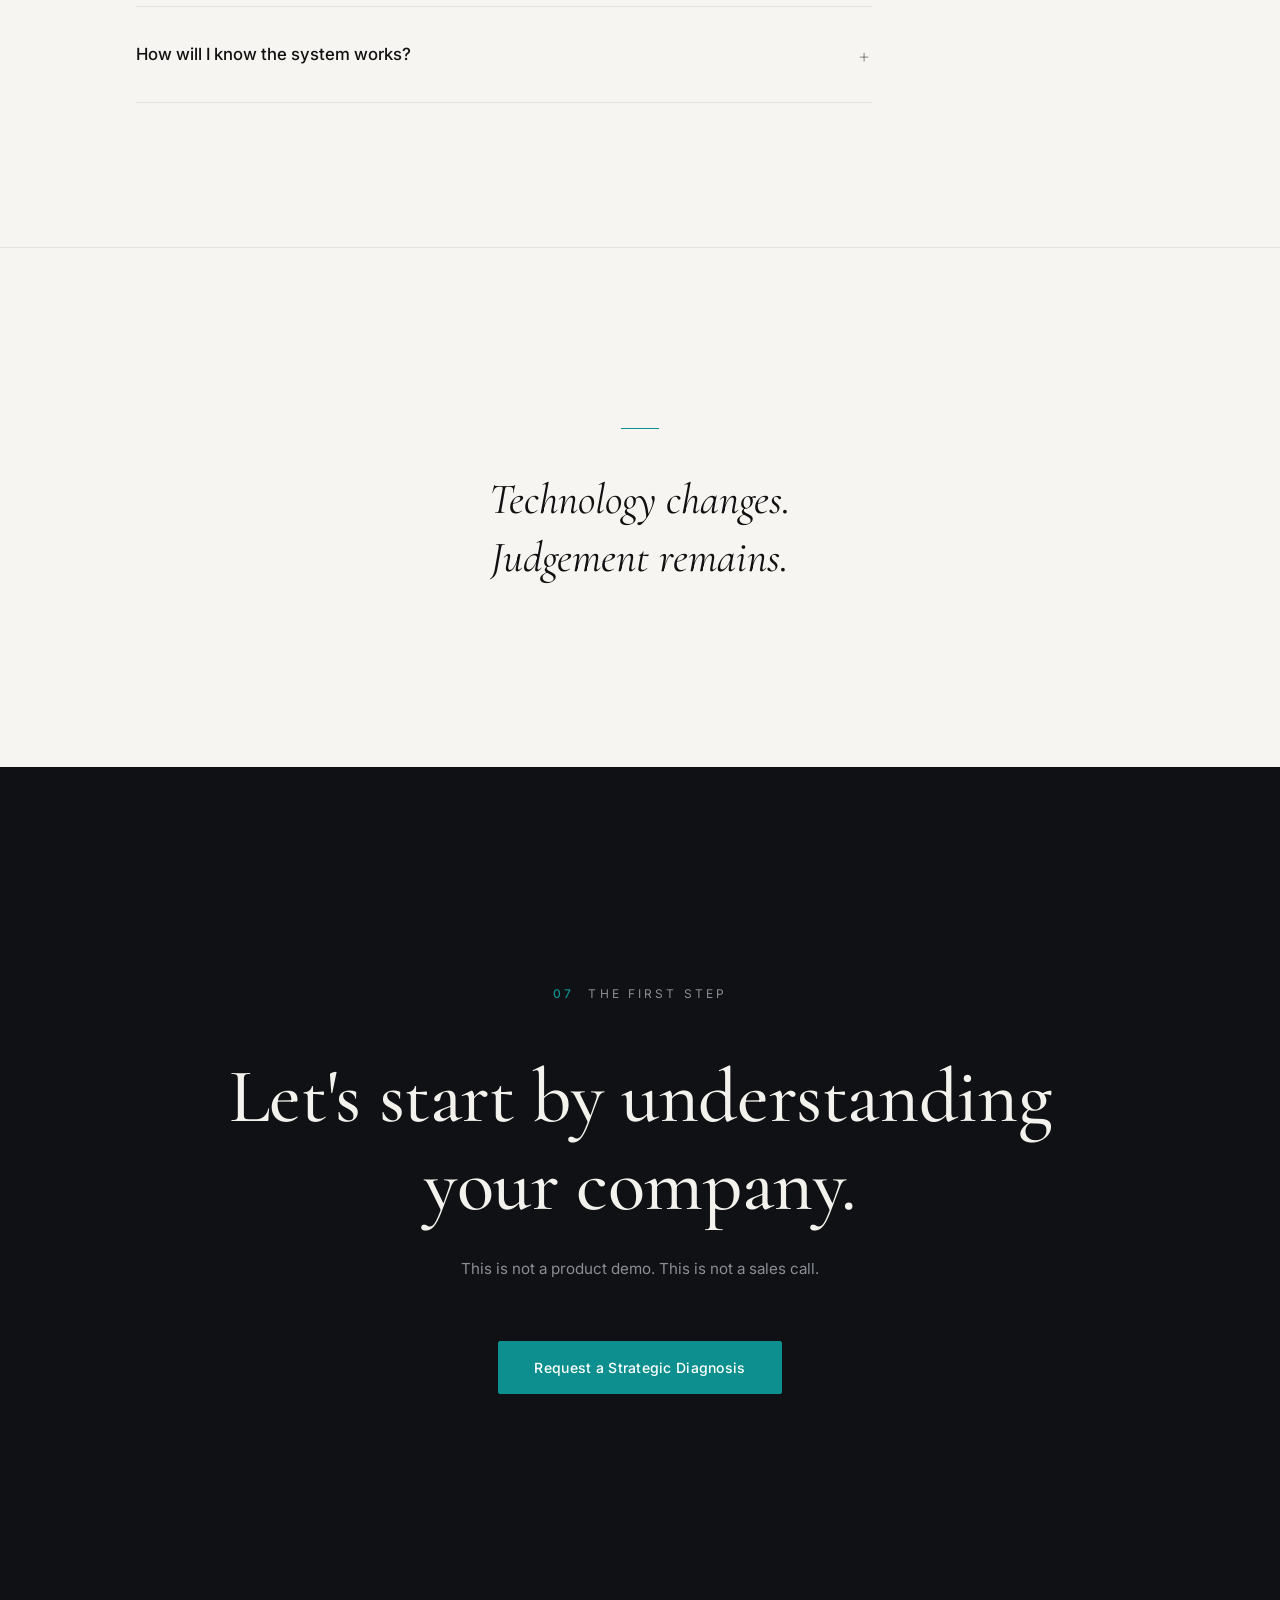
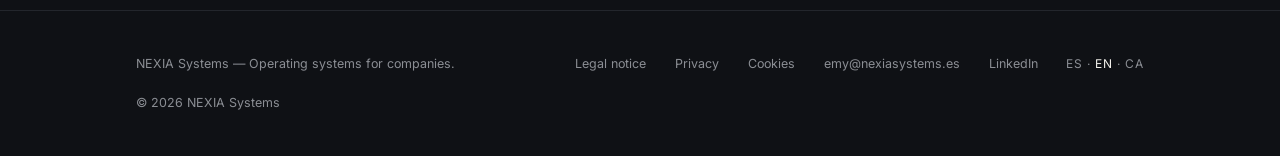
<file: en/index.html>
<!DOCTYPE html>
<html lang="en">
<head>
<meta charset="UTF-8">
<meta name="viewport" content="width=device-width, initial-scale=1.0">
<title>NEXIA Systems — Operating systems for companies</title>
<meta name="description" content="Your company doesn't need more tools. It needs a system that makes everything work. We analyse how your company operates and design the operating system it needs to grow with structure.">
<link rel="canonical" href="https://www.nexiasystems.es/en/">
<link rel="alternate" hreflang="es" href="https://www.nexiasystems.es/">
<link rel="alternate" hreflang="en" href="https://www.nexiasystems.es/en/">
<link rel="alternate" hreflang="ca" href="https://www.nexiasystems.es/ca/">
<link rel="alternate" hreflang="x-default" href="https://www.nexiasystems.es/">
<meta property="og:type" content="website">
<meta property="og:locale" content="en_US">
<meta property="og:site_name" content="NEXIA Systems">
<meta property="og:title" content="NEXIA Systems — Operating systems for companies">
<meta property="og:description" content="Your company doesn't need more tools. It needs a system that makes everything work.">
<meta property="og:url" content="https://www.nexiasystems.es/en/">
<meta property="og:image" content="https://www.nexiasystems.es/assets/emy.jpg">
<meta name="twitter:card" content="summary_large_image">
<meta name="theme-color" content="#0F1115">
<link rel="icon" href="data:image/svg+xml,%3Csvg xmlns='http://www.w3.org/2000/svg' viewBox='0 0 32 32'%3E%3Crect width='32' height='32' fill='%230F1115'/%3E%3Cpath d='M9 23V9l14 14V9' stroke='%230E8F8F' stroke-width='2.5' fill='none'/%3E%3C/svg%3E">
<link rel="preconnect" href="https://fonts.googleapis.com">
<link rel="preconnect" href="https://fonts.gstatic.com" crossorigin>
<link href="https://fonts.googleapis.com/css2?family=Cormorant+Garamond:ital,wght@0,400;0,500;1,400;1,500&family=Inter:wght@400;500&display=swap" rel="stylesheet">
<link rel="stylesheet" href="../css/styles.css">
<script type="application/ld+json">
{
  "@context": "https://schema.org",
  "@type": "ProfessionalService",
  "name": "NEXIA Systems",
  "slogan": "Operating systems for companies",
  "description": "We study how a company works, detect where it loses time, money and opportunities, and design the operating system it needs to grow with structure.",
  "url": "https://www.nexiasystems.es/en/",
  "founder": {
    "@type": "Person",
    "name": "Emy Pérez",
    "jobTitle": "Founder",
    "worksFor": { "@type": "Organization", "name": "NEXIA Systems" }
  },
  "areaServed": "ES",
  "knowsLanguage": ["es", "en", "ca"]
}
</script>

<!-- ======================================================================
     GOOGLE TAG MANAGER (parte 1 de 2)
     Pegar justo debajo de esta línea el snippet <script> de GTM
     (GTM → Administración → Instalar Google Tag Manager → código del <head>).
     La parte 2 (noscript) va al inicio del <body>

<!-- ======================================================================
     GOOGLE TAG MANAGER (parte 2 de 2)
     Pegar justo debajo de esta línea el snippet <noscript> de GTM.-->

<!-- ======================================================================
     GOOGLE ANALYTICS 4
     Pegar justo debajo de esta línea el snippet gtag.js con tu Measurement ID
     (GA4 → Administración → Flujos de datos → Instrucciones de etiquetado).
     Solo necesario si NO se gestiona GA4 a través de GTM.
====================================================================== -->

<!-- ======================================================================
     MICROSOFT CLARITY
     Pegar justo debajo de esta línea el script de Clarity
     (Clarity → Settings → Setup → Install tracking code manually).
====================================================================== -->
</head>
<body>

<a class="skip-link" href="#problema">Skip to content</a>

<nav aria-label="Main">
  <div class="wrap nav-in">
    <a class="logo" href="#top" aria-label="NEXIA Systems — home"><svg class="logo-mark" viewBox="0 0 24 24" aria-hidden="true"><path d="M5 20V4l14 16V4" fill="none" stroke="currentColor" stroke-width="1.6"/></svg><span>NEXIA&nbsp;SYSTEMS</span></a>
    <div class="nav-links">
      <a href="#pensamos">Philosophy</a>
      <a href="#metodo">Method</a>
      <a href="#emy">About Emy</a>
      <a href="#preguntas">Questions</a>
      <a class="nav-cta" href="#contacto">Request a diagnosis</a>
      <span class="lang" role="group" aria-label="Language selector"><a href="../" lang="es" hreflang="es">ES</a> · <a href="./" lang="en" aria-current="true">EN</a> · <a href="../ca/" lang="ca" hreflang="ca">CA</a></span>
    </div>
  </div>
</nav>

<header class="hero" id="top">
  <div class="hero-geo" aria-hidden="true">
    <span class="g g1"></span>
    <span class="g g2"></span>
    <span class="g g3"></span>
    <span class="g-line"></span>
    <span class="g-mark"></span>
  </div>
  <div class="wrap">
    <div class="hero-in">
      <p class="kicker rv">Operating systems for companies</p>
      <h1 class="rv">Your company doesn't need more tools.<br>It needs a <em>system</em> that makes everything work.</h1>
      <p class="sub rv">We analyse how your company works, detect where it loses time, money and capacity to grow, and design the operating system it needs to grow with structure.<br><strong>Technology comes after. Always.</strong></p>
      <div class="rv">
        <a class="btn" href="#contacto">Request a Strategic Diagnosis</a>
        <p class="btn-note">A working conversation, not a sales call.</p>
      </div>
    </div>
  </div>
</header>

<main>

<section class="light" id="problema" aria-labelledby="h-problema">
  <div class="wrap">
    <p class="kicker k-light rv"><b>01</b>The problem</p>
    <h2 id="h-problema" class="rv">More tools is not more company.</h2>
    <div class="prose rv">
      <p>Most companies have accumulated software for years: a CRM here, a calendar there, spreadsheets only one person understands, applications that don't talk to each other.</p>
      <p><strong>The result is not efficiency. It's friction.</strong></p>
      <p>Each tool solves a small problem and creates a new one: duplicated information, repeated tasks, decisions taken late because the data lives in seven different places.</p>
      <p>The problem was never a lack of technology. It's a lack of structure.</p>
    </div>
    <p class="aside-close rv">Technology without judgement only automates chaos.</p>
  </div>
</section>

<section class="light" id="pensamos" aria-labelledby="h-pensamos">
  <div class="wrap">
    <p class="kicker k-light rv"><b>02</b>How we think</p>
    <h2 id="h-pensamos" class="visually-hidden">How we think</h2>
    <div class="manifesto">
      <p class="rv">Most companies don't have a technology problem. They have a structure problem.</p>
      <p class="mute rv">They have added tools for years and yet everything still depends on people: on someone remembering, on someone chasing, on someone copying data from one place to another.</p>
      <p class="rv">We believe the opposite: tools should work for the company, not the company for its tools.</p>
      <p class="mute rv">That's why we never start by asking what software you use. We start by asking how your business works. Where the money comes in. Where it leaks. Which processes sustain growth and which ones hold it back.</p>
      <p class="rv">First we understand. Then we design. Only then do we implement.</p>
      <p class="mute rv">Every company loses money in a different way. That's why no two systems should ever be the same.</p>
    </div>
  </div>
</section>

<div class="breath" role="presentation">
  <div class="wrap rv">
    <div class="rule"></div>
    <p>Understand before you automate.</p>
  </div>
</div>

<section class="light" id="metodo" aria-labelledby="h-metodo">
  <div class="wrap">
    <p class="kicker k-light rv"><b>03</b>The method</p>
    <h2 id="h-metodo" class="rv">Four phases. One system.</h2>
    <div class="prose rv"><p>We don't install off-the-shelf solutions. We design each company's operating system following a method that always starts with the business, never with the technology.</p></div>
    <div class="chapters">
      <article class="chapter rv">
        <div class="num" aria-hidden="true">I<i>I</i></div>
        <div><h3>Understand</h3><p class="body">We study your company the way a chief operating officer would: processes, teams, information flows, points of leakage. Before proposing anything, we understand everything.</p></div>
      </article>
      <article class="chapter rv">
        <div class="num" aria-hidden="true">II<i>II</i></div>
        <div><h3>Design</h3><p class="body">With the diagnosis on the table, we design the architecture of the system: which processes connect, which are automated, which are removed, and which tools —only the necessary ones— will be part of it.</p></div>
      </article>
      <article class="chapter rv">
        <div class="num" aria-hidden="true">III<i>III</i></div>
        <div><h3>Implement</h3><p class="body">We build and integrate the system into your real operation, with your team and at your pace. Without paralysing you, without big bangs, without depending on us forever.</p></div>
      </article>
      <article class="chapter rv">
        <div class="num" aria-hidden="true">IV<i>IV</i></div>
        <div><h3>Optimise</h3><p class="body">A living system is measured and adjusted. We review results, refine processes and make the system grow at the pace of the company.</p></div>
      </article>
    </div>
  </div>
</section>

<div class="breath breath-dark" role="presentation">
  <div class="wrap rv">
    <div class="rule"></div>
    <p>Technology doesn't fix companies.<br>Systems do.</p>
  </div>
</div>

<section class="light" id="resultados" aria-labelledby="h-resultados">
  <div class="wrap">
    <p class="kicker k-light rv"><b>04</b>The results</p>
    <h2 id="h-resultados" class="rv">When a company stops improvising.</h2>
    <div class="results-list">
      <p class="rv">Information flows between areas on its own, without chasing anyone.</p>
      <p class="rv">Repetitive tasks stop consuming the time of the people who think.</p>
      <p class="rv">Decisions are made with today's data, not last month's.</p>
      <p class="rv">The team spends its energy on what makes the business grow.</p>
      <p class="rv">And growing stops meaning hiring more people to sustain the chaos.</p>
    </div>
    <p class="results-close rv">It isn't magic. It's structure.</p>
    <div class="mid-cta rv"><a class="btn-ghost" href="#contacto">I want to understand my company</a></div>
  </div>
</section>

<section class="light" id="emy" aria-labelledby="h-emy">
  <div class="wrap">
    <p class="kicker k-light rv"><b>05</b>Who is behind it</p>
    <h2 id="h-emy" class="visually-hidden">About Emy Pérez</h2>
    <div class="emy">
      <figure class="emy-photo rv">
        <img src="../assets/emy.jpg" alt="Emy Pérez, founder of NEXIA Systems. Editorial black and white portrait." width="896" height="1372" loading="lazy">
        <figcaption>Emy Pérez · Founder</figcaption>
      </figure>
      <div>
        <p class="emy-idea rv">For almost three decades I have run companies from the inside. And there is something I have seen repeat itself again and again: companies don't grow because they buy more software. They grow when they understand how they should work.</p>
        <div class="prose rv">
          <p>I have built, managed and grown businesses in sectors as different as industrialised construction, e-commerce, international projects and wellness. I have managed teams, budgets, suppliers and clients. I have lived what it means for a company to grow faster than its structure.</p>
          <p>From all those years I learned something no tool can replace: a company's problems are almost never solved by buying more software. They are solved by understanding how the business works and designing a system that removes friction, reduces the repetitive and allows it to grow with order.</p>
          <p><strong>NEXIA Systems was born from that experience. I don't come from the world of technology: I come from the world of business.</strong> And precisely because of that, I know technology is a means, never the product.</p>
        </div>
        <blockquote class="pull rv">"I never start by asking what software you use. I start by asking how your business works."</blockquote>
        <p class="sign rv">Emy Pérez — Founder, NEXIA Systems</p>
      </div>
    </div>
  </div>
</section>

<div class="breath" role="presentation">
  <div class="wrap rv">
    <div class="rule"></div>
    <p>Good technology is like electricity:<br>it's everywhere and nobody talks about it.</p>
  </div>
</div>

<section class="light" id="preguntas" aria-labelledby="h-faq">
  <div class="wrap">
    <p class="kicker k-light rv"><b>06</b>Questions from general management</p>
    <h2 id="h-faq" class="rv">What we get asked before starting.</h2>
    <div class="faq rv">
      <details><summary>Is this a technology project?</summary><p class="ans">No. It's an operations project. Technology is a consequence of the design, not the starting point. In fact, some diagnoses conclude that the main problem is not solved with software, but by reorganising a process.</p></details>
      <details><summary>How is this different from hiring a traditional consultancy?</summary><p class="ans">A traditional consultancy delivers a report and leaves. We design the system and implement it inside your real operation, with your team. We don't sell recommendations: we build structures that keep working when we're no longer there.</p></details>
      <details><summary>Will I have to replace the tools I already use?</summary><p class="ans">Not necessarily. The goal is not to change tools but to connect them under one logic. What works is kept. What duplicates work is removed. Something new is only added when the system needs it.</p></details>
      <details><summary>What role does artificial intelligence play in all this?</summary><p class="ans">The same role as electricity: it's present, it makes the system possible, and nobody has to think about it. We use AI when it adds real value to a process, not because it's fashionable. If someone sells you artificial intelligence as a product, they're selling you the tool, not the solution.</p></details>
      <details><summary>How long does it take and how much does it cost?</summary><p class="ans">Every company loses money in a different way, and that's why every system has a different scope. The Strategic Diagnosis exists precisely for that: to size the system your company needs before talking about timelines and investment. We don't give figures without having understood the business. That would be lying to you.</p></details>
      <details><summary>What involvement does it require from me and my team?</summary><p class="ans">From the general manager, honesty and a few hours at the start: nobody knows the business better than the person running it. From the team, collaboration during the diagnosis. After that, the system is designed to give time back, not to consume it.</p></details>
      <details><summary>What if my company isn't ready?</summary><p class="ans">We'll tell you. The diagnosis may conclude that it's not the right moment yet, or that the problem is a different one. We'd rather say no than implement a system doomed to fail. Our reputation is worth more than one project.</p></details>
      <details><summary>How will I know the system works?</summary><p class="ans">Because we will define it together before building anything. Every system is designed with concrete indicators: time recovered, processes connected, opportunities that stop being lost. If it can't be measured, we don't propose it.</p></details>
    </div>
  </div>
</section>

<div class="breath" role="presentation">
  <div class="wrap rv">
    <div class="rule"></div>
    <p>Technology changes.<br>Judgement remains.</p>
  </div>
</div>

<section class="cover" id="contacto" aria-labelledby="h-contacto">
  <div class="wrap">
    <p class="kicker rv"><b>07</b>The first step</p>
    <h2 id="h-contacto" class="rv">Let's start by understanding<br>your company.</h2>
    <p class="lead rv">This is not a product demo. This is not a sales call.</p>
    <div class="rv"><button class="btn" id="openForm" type="button">Request a Strategic Diagnosis</button></div>
    <div class="form-shell" id="formShell">
      <form id="diagForm" novalidate>
        <div class="f-field"><label for="f1">Name</label><input id="f1" name="full_name" type="text" autocomplete="name" required aria-required="true"></div>
        <div class="f-field"><label for="f2">Company</label><input id="f2" name="company_name" type="text" autocomplete="organization" required aria-required="true"></div>
        <div class="f-field"><label for="f3">Email</label><input id="f3" name="email" type="email" autocomplete="email" required aria-required="true"></div>
        <div class="f-field"><label for="f4">Phone</label><input id="f4" name="phone" type="tel" autocomplete="tel" inputmode="tel" required aria-required="true"></div>
        <div class="f-field"><label for="f5">Annual revenue <span class="opt">(optional)</span></label>
          <select id="f5" name="annual_revenue">
            <option value="" selected>I'd rather not say</option>
            <option>Under €500,000</option>
            <option>€500,000 – €1M</option>
            <option>€1M – €3M</option>
            <option>€3M – €10M</option>
            <option>Over €10M</option>
          </select></div>
        <div class="f-field"><label for="f6">Message</label><textarea id="f6" name="message" rows="4" required aria-required="true" placeholder="What is the main friction in your operation today?"></textarea></div>
        <div class="hp" aria-hidden="true"><label for="f7">Do not fill in this field</label><input id="f7" name="website" type="text" tabindex="-1" autocomplete="off"></div>
        <p class="form-error" id="formError" role="alert" hidden>Check the highlighted fields: missing data or invalid email.</p>
        <button class="btn" type="submit">Request a Strategic Diagnosis</button>
        <p class="form-note">Reply within 48 working hours. No automated sales sequences. A person will read your message.</p>
      </form>
      <p class="form-ok" id="formOk" role="status" aria-live="polite">Received. We will reply personally within 48 working hours.</p>
    </div>
  </div>
</section>

</main>

<a class="dock" id="dock" href="#contacto" hidden>Request a diagnosis</a>

<footer>
  <div class="wrap foot">
    <span>NEXIA Systems — Operating systems for companies.</span>
    <div class="fl">
      <a href="../aviso-legal.html">Legal notice</a>
      <a href="../privacidad.html">Privacy</a>
      <a href="../cookies.html">Cookies</a>
      <a href="mailto:emy@nexiasystems.es">emy@nexiasystems.es</a>
      <a href="https://www.linkedin.com/in/emypereznexia/" rel="noopener">LinkedIn</a>
      <span class="lang"><a href="../" lang="es" hreflang="es">ES</a> · <a href="./" lang="en" aria-current="true">EN</a> · <a href="../ca/" lang="ca" hreflang="ca">CA</a></span>
    </div>
    <span>© 2026 NEXIA Systems</span>
  </div>
</footer>

<script src="../js/main.js" defer></script>
<!-- GHL WIDGET -->
<!-- ======================================================================
     Pegar justo debajo de esta línea el script del widget oficial de
     GoHighLevel (chat). Se cargará en toda la página sin tocar nada más.
     El envío del formulario es independiente: se conecta pegando la URL
     del webhook en js/main.js (constante GHL_ENDPOINT).
====================================================================== -->
<!-- /GHL WIDGET -->

</body>
</html>
</file>
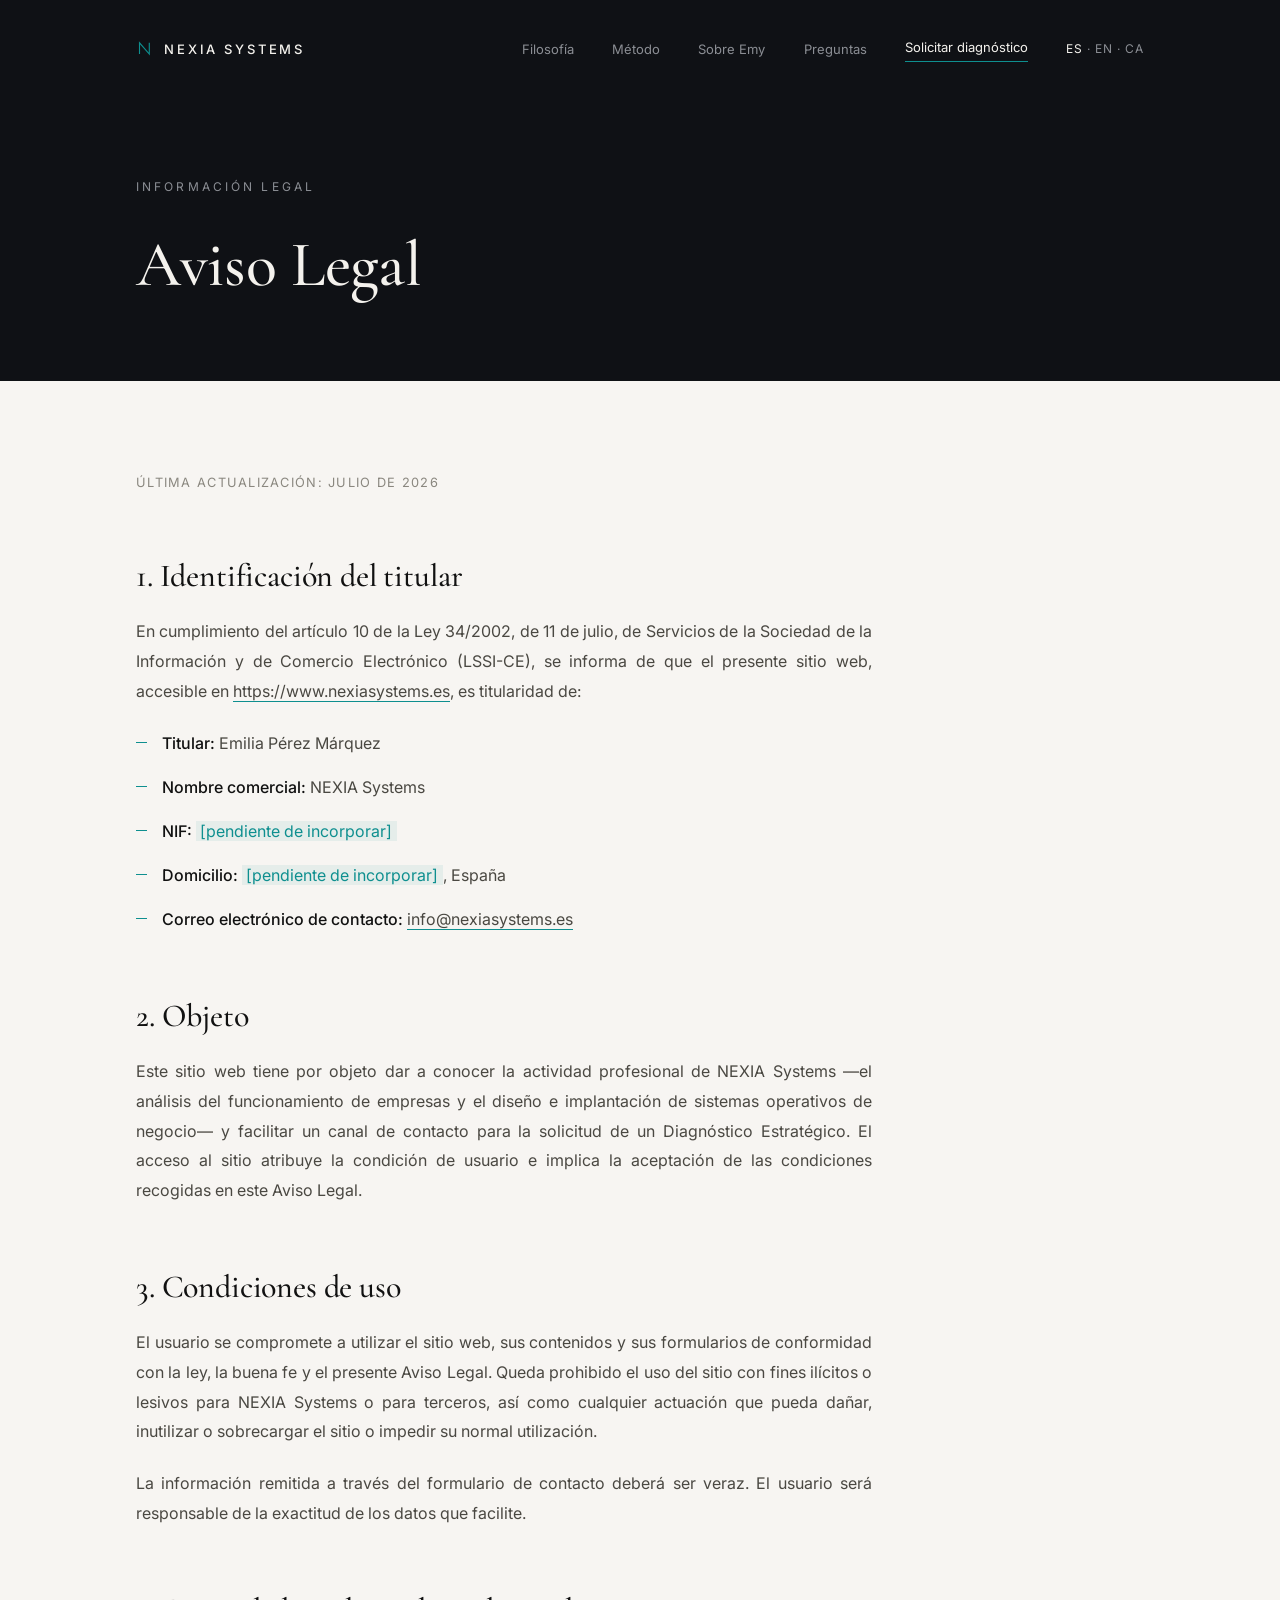
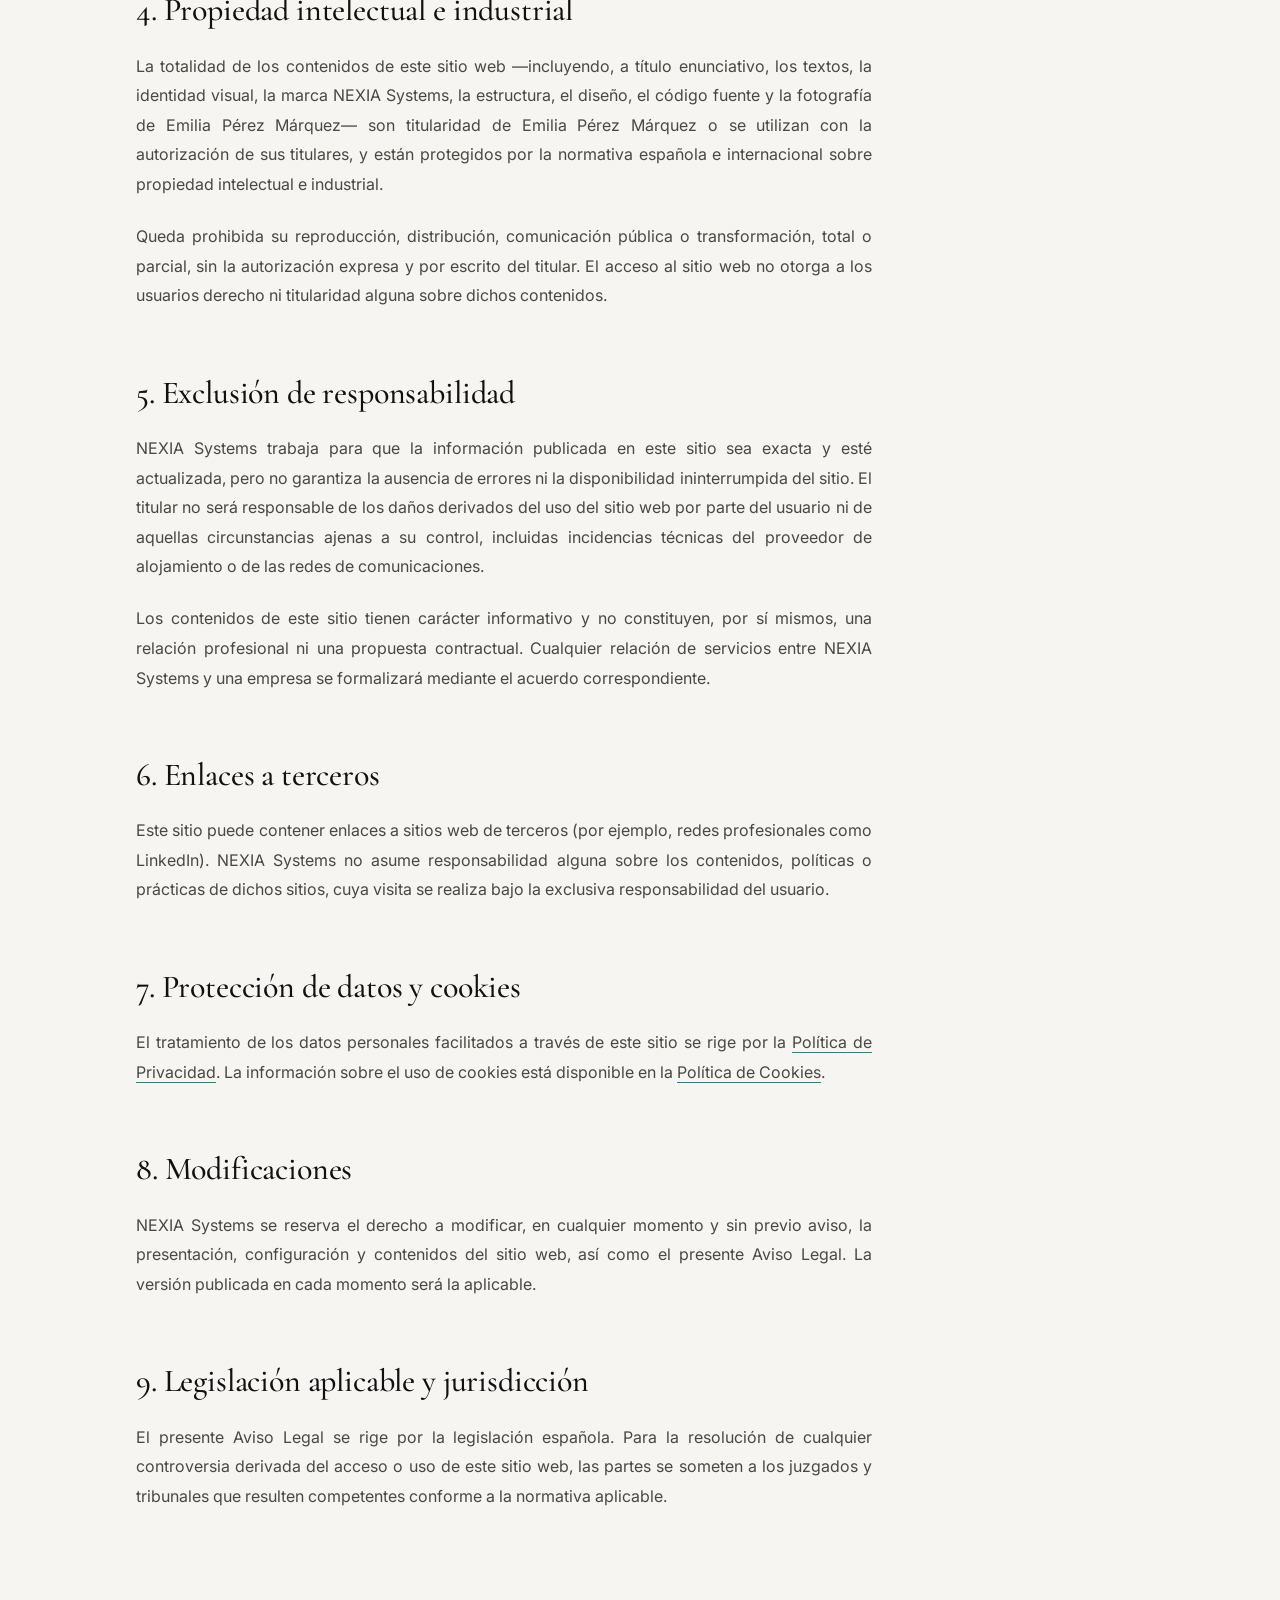
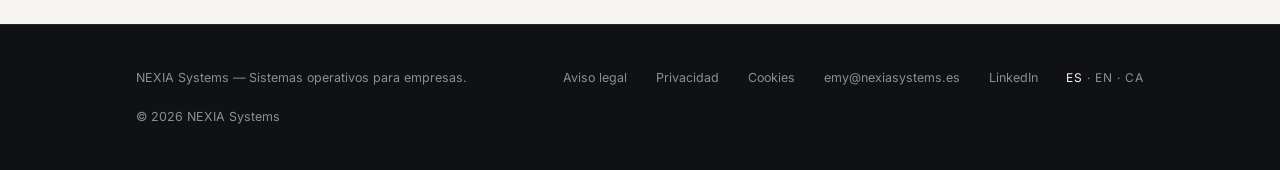
<file: aviso-legal.html>
<!DOCTYPE html>
<html lang="es">
<head>
<meta charset="UTF-8">
<meta name="viewport" content="width=device-width, initial-scale=1.0">
<title>Aviso Legal — NEXIA Systems</title>
<meta name="description" content="Aviso legal del sitio web de NEXIA Systems.">
<link rel="canonical" href="https://www.nexiasystems.es/aviso-legal.html">
<meta name="theme-color" content="#0F1115">
<link rel="icon" href="data:image/svg+xml,%3Csvg xmlns='http://www.w3.org/2000/svg' viewBox='0 0 32 32'%3E%3Crect width='32' height='32' fill='%230F1115'/%3E%3Cpath d='M9 23V9l14 14V9' stroke='%230E8F8F' stroke-width='2.5' fill='none'/%3E%3C/svg%3E">
<link rel="preconnect" href="https://fonts.googleapis.com">
<link rel="preconnect" href="https://fonts.gstatic.com" crossorigin>
<link href="https://fonts.googleapis.com/css2?family=Cormorant+Garamond:ital,wght@0,400;0,500;1,400;1,500&family=Inter:wght@400;500&display=swap" rel="stylesheet">
<link rel="stylesheet" href="css/styles.css">

<!-- ======================================================================
     GOOGLE TAG MANAGER (parte 1 de 2)
     Pegar justo debajo de esta línea el snippet <script> de GTM
     (GTM → Administración → Instalar Google Tag Manager → código del <head>).
     La parte 2 (noscript) va al inicio del <body>

<!-- ======================================================================
     GOOGLE TAG MANAGER (parte 2 de 2)
     Pegar justo debajo de esta línea el snippet <noscript> de GTM.-->

<!-- ======================================================================
     GOOGLE ANALYTICS 4
     Pegar justo debajo de esta línea el snippet gtag.js con tu Measurement ID
     (GA4 → Administración → Flujos de datos → Instrucciones de etiquetado).
     Solo necesario si NO se gestiona GA4 a través de GTM.-->
     
<!- ======================================================================
     MICROSOFT CLARITY
     Pegar justo debajo de esta línea el script de Clarity
     (Clarity → Settings → Setup → Install tracking code manually).

====================================================================== -->
</head>
<body>

<nav aria-label="Principal">
  <div class="wrap nav-in">
    <a class="logo" href="index.html" aria-label="NEXIA Systems — inicio"><svg class="logo-mark" viewBox="0 0 24 24" aria-hidden="true"><path d="M5 20V4l14 16V4" fill="none" stroke="currentColor" stroke-width="1.6"/></svg><span>NEXIA&nbsp;SYSTEMS</span></a>
    <div class="nav-links">
      <a href="index.html#pensamos">Filosofía</a>
      <a href="index.html#metodo">Método</a>
      <a href="index.html#emy">Sobre Emy</a>
      <a href="index.html#preguntas">Preguntas</a>
      <a class="nav-cta" href="index.html#contacto">Solicitar diagnóstico</a>
      <span class="lang" role="group" aria-label="Selector de idioma"><a href="/" lang="es" aria-current="true">ES</a> · <a href="en/" lang="en" hreflang="en">EN</a> · <a href="ca/" lang="ca" hreflang="ca">CA</a></span>
    </div>
  </div>
</nav>

<header class="legal-hero">
  <div class="wrap">
    <p class="kicker">Información legal</p>
    <h1>Aviso Legal</h1>
  </div>
</header>

<main class="legal-body">
  <div class="wrap">
    <div class="legal">
      <p class="updated">Última actualización: julio de 2026</p>

      <h2>1. Identificación del titular</h2>
      <p>En cumplimiento del artículo 10 de la Ley 34/2002, de 11 de julio, de Servicios de la Sociedad de la Información y de Comercio Electrónico (LSSI-CE), se informa de que el presente sitio web, accesible en <a href="https://www.nexiasystems.es">https://www.nexiasystems.es</a>, es titularidad de:</p>
      <ul>
        <li><strong>Titular:</strong> Emilia Pérez Márquez</li>
        <li><strong>Nombre comercial:</strong> NEXIA Systems</li>
        <li><strong>NIF:</strong> <span class="placeholder">[pendiente de incorporar]</span></li>
        <li><strong>Domicilio:</strong> <span class="placeholder">[pendiente de incorporar]</span>, España</li>
        <li><strong>Correo electrónico de contacto:</strong> <a href="mailto:info@nexiasystems.es">info@nexiasystems.es</a></li>
      </ul>

      <h2>2. Objeto</h2>
      <p>Este sitio web tiene por objeto dar a conocer la actividad profesional de NEXIA Systems —el análisis del funcionamiento de empresas y el diseño e implantación de sistemas operativos de negocio— y facilitar un canal de contacto para la solicitud de un Diagnóstico Estratégico. El acceso al sitio atribuye la condición de usuario e implica la aceptación de las condiciones recogidas en este Aviso Legal.</p>

      <h2>3. Condiciones de uso</h2>
      <p>El usuario se compromete a utilizar el sitio web, sus contenidos y sus formularios de conformidad con la ley, la buena fe y el presente Aviso Legal. Queda prohibido el uso del sitio con fines ilícitos o lesivos para NEXIA Systems o para terceros, así como cualquier actuación que pueda dañar, inutilizar o sobrecargar el sitio o impedir su normal utilización.</p>
      <p>La información remitida a través del formulario de contacto deberá ser veraz. El usuario será responsable de la exactitud de los datos que facilite.</p>

      <h2>4. Propiedad intelectual e industrial</h2>
      <p>La totalidad de los contenidos de este sitio web —incluyendo, a título enunciativo, los textos, la identidad visual, la marca NEXIA Systems, la estructura, el diseño, el código fuente y la fotografía de Emilia Pérez Márquez— son titularidad de Emilia Pérez Márquez o se utilizan con la autorización de sus titulares, y están protegidos por la normativa española e internacional sobre propiedad intelectual e industrial.</p>
      <p>Queda prohibida su reproducción, distribución, comunicación pública o transformación, total o parcial, sin la autorización expresa y por escrito del titular. El acceso al sitio web no otorga a los usuarios derecho ni titularidad alguna sobre dichos contenidos.</p>

      <h2>5. Exclusión de responsabilidad</h2>
      <p>NEXIA Systems trabaja para que la información publicada en este sitio sea exacta y esté actualizada, pero no garantiza la ausencia de errores ni la disponibilidad ininterrumpida del sitio. El titular no será responsable de los daños derivados del uso del sitio web por parte del usuario ni de aquellas circunstancias ajenas a su control, incluidas incidencias técnicas del proveedor de alojamiento o de las redes de comunicaciones.</p>
      <p>Los contenidos de este sitio tienen carácter informativo y no constituyen, por sí mismos, una relación profesional ni una propuesta contractual. Cualquier relación de servicios entre NEXIA Systems y una empresa se formalizará mediante el acuerdo correspondiente.</p>

      <h2>6. Enlaces a terceros</h2>
      <p>Este sitio puede contener enlaces a sitios web de terceros (por ejemplo, redes profesionales como LinkedIn). NEXIA Systems no asume responsabilidad alguna sobre los contenidos, políticas o prácticas de dichos sitios, cuya visita se realiza bajo la exclusiva responsabilidad del usuario.</p>

      <h2>7. Protección de datos y cookies</h2>
      <p>El tratamiento de los datos personales facilitados a través de este sitio se rige por la <a href="privacidad.html">Política de Privacidad</a>. La información sobre el uso de cookies está disponible en la <a href="cookies.html">Política de Cookies</a>.</p>

      <h2>8. Modificaciones</h2>
      <p>NEXIA Systems se reserva el derecho a modificar, en cualquier momento y sin previo aviso, la presentación, configuración y contenidos del sitio web, así como el presente Aviso Legal. La versión publicada en cada momento será la aplicable.</p>

      <h2>9. Legislación aplicable y jurisdicción</h2>
      <p>El presente Aviso Legal se rige por la legislación española. Para la resolución de cualquier controversia derivada del acceso o uso de este sitio web, las partes se someten a los juzgados y tribunales que resulten competentes conforme a la normativa aplicable.</p>
    </div>
  </div>
</main>

<footer>
  <div class="wrap foot">
    <span>NEXIA Systems — Sistemas operativos para empresas.</span>
    <div class="fl">
      <a href="aviso-legal.html">Aviso legal</a>
      <a href="privacidad.html">Privacidad</a>
      <a href="cookies.html">Cookies</a>
      <a href="mailto:emy@nexiasystems.es">emy@nexiasystems.es</a>
      <a href="https://www.linkedin.com/in/emypereznexia/" rel="noopener">LinkedIn</a>
      <span class="lang"><a href="/" lang="es" aria-current="true">ES</a> · <a href="en/" hreflang="en">EN</a> · <a href="ca/" hreflang="ca">CA</a></span>
    </div>
    <span>© 2026 NEXIA Systems</span>
  </div>
</footer>

</body>
</html>
</file>
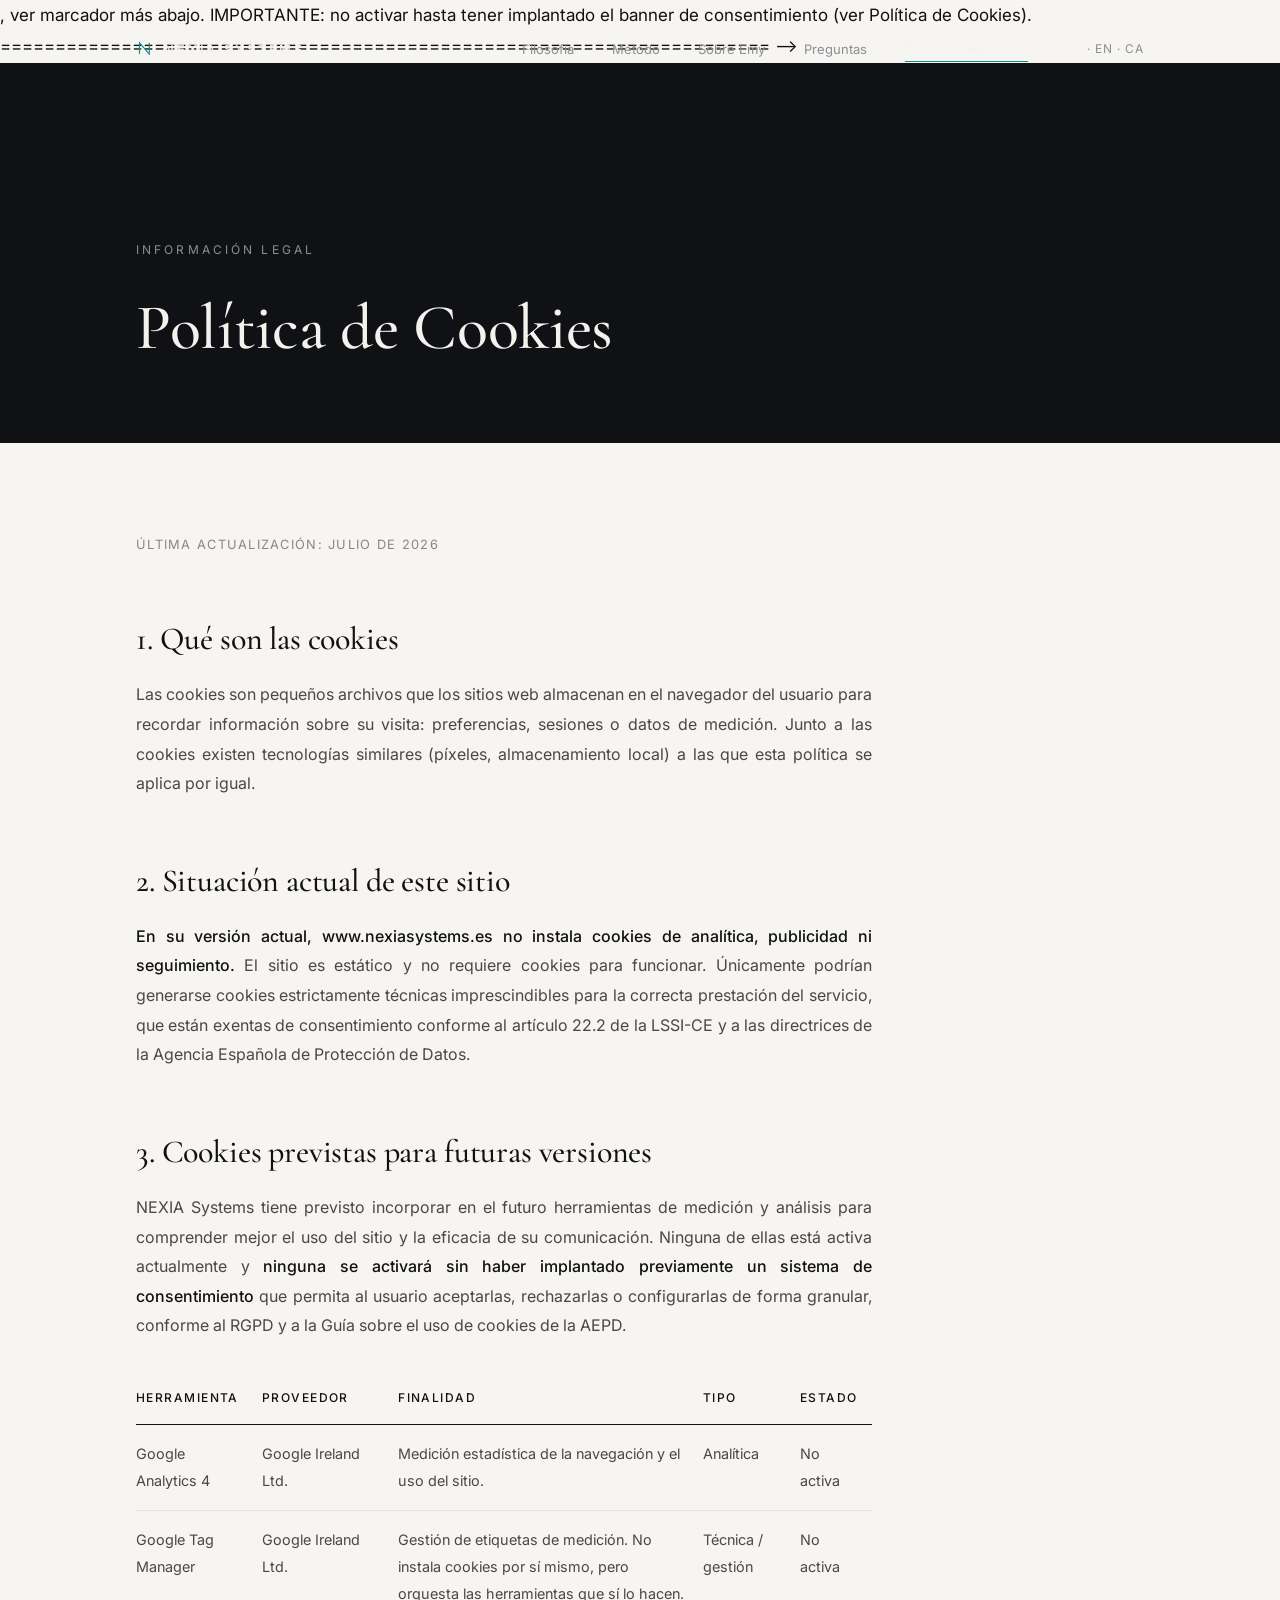
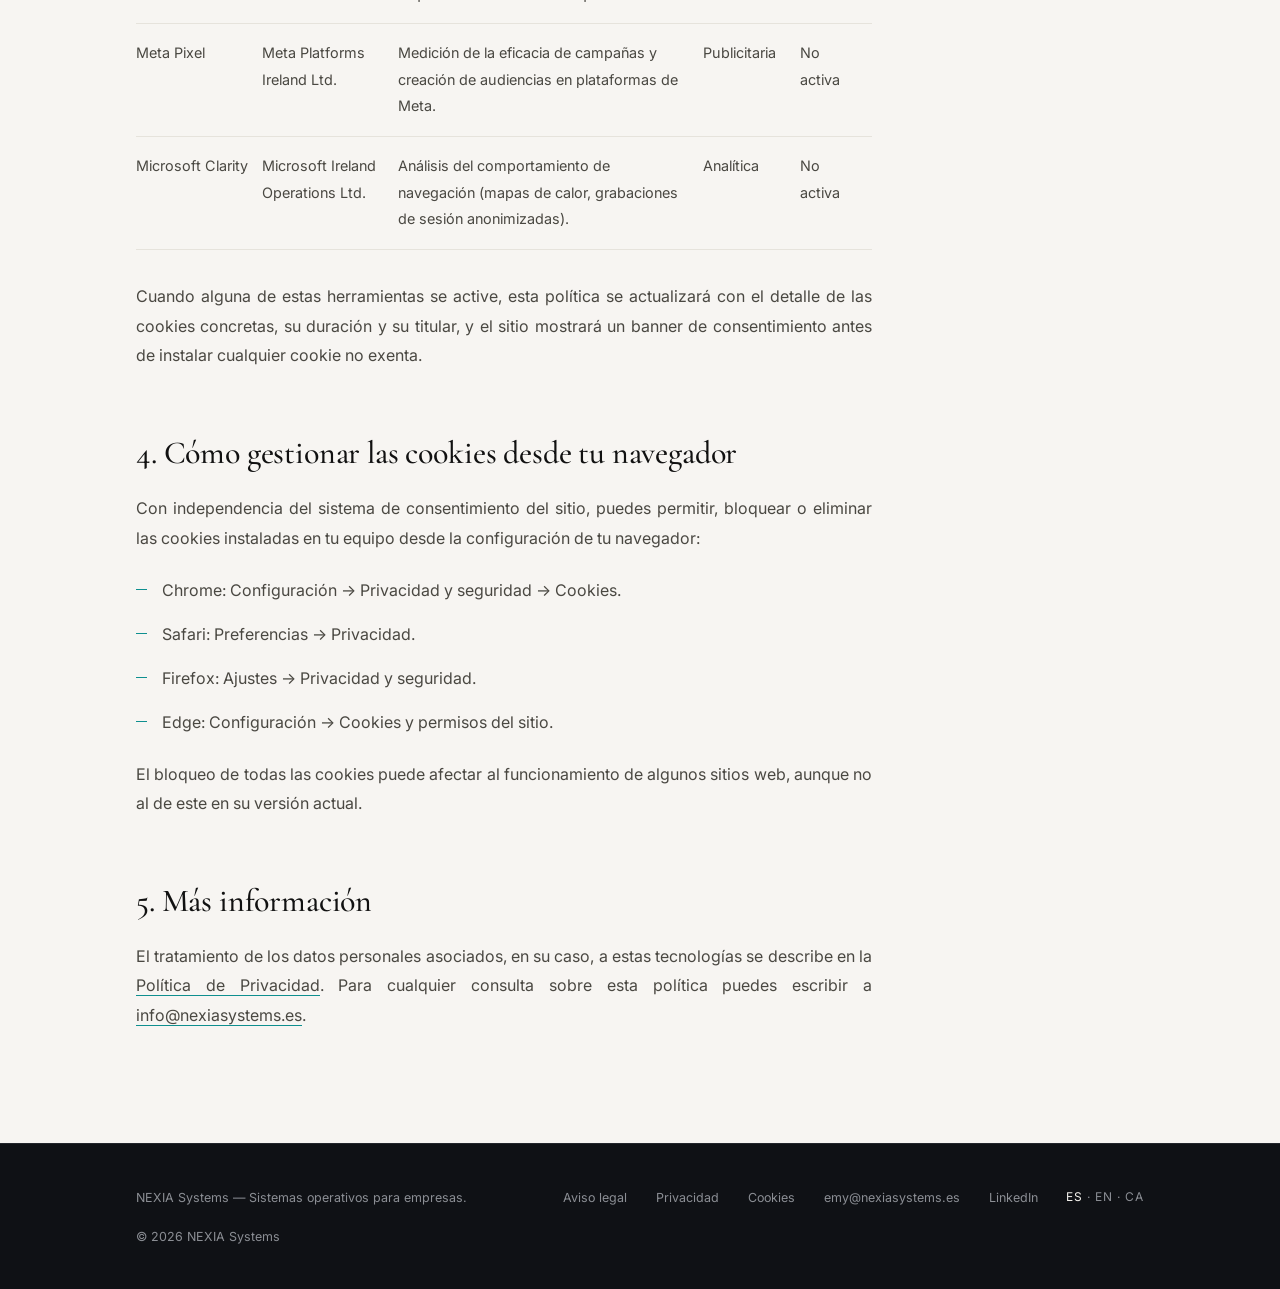
<file: cookies.html>
<!DOCTYPE html>
<html lang="es">
<head>
<meta charset="UTF-8">
<meta name="viewport" content="width=device-width, initial-scale=1.0">
<title>Política de Cookies — NEXIA Systems</title>
<meta name="description" content="Política de cookies del sitio web de NEXIA Systems.">
<link rel="canonical" href="https://www.nexiasystems.es/cookies.html">
<meta name="theme-color" content="#0F1115">
<link rel="icon" href="data:image/svg+xml,%3Csvg xmlns='http://www.w3.org/2000/svg' viewBox='0 0 32 32'%3E%3Crect width='32' height='32' fill='%230F1115'/%3E%3Cpath d='M9 23V9l14 14V9' stroke='%230E8F8F' stroke-width='2.5' fill='none'/%3E%3C/svg%3E">
<link rel="preconnect" href="https://fonts.googleapis.com">
<link rel="preconnect" href="https://fonts.gstatic.com" crossorigin>
<link href="https://fonts.googleapis.com/css2?family=Cormorant+Garamond:ital,wght@0,400;0,500;1,400;1,500&family=Inter:wght@400;500&display=swap" rel="stylesheet">
<link rel="stylesheet" href="css/styles.css">

<!-- ======================================================================
     GOOGLE TAG MANAGER (parte 1 de 2)
     Pegar justo debajo de esta línea el snippet <script> de GTM
     (GTM → Administración → Instalar Google Tag Manager → código del <head>).
     La parte 2 (noscript) va al inicio del <body>

<!-- ======================================================================
     GOOGLE TAG MANAGER (parte 2 de 2)
     Pegar justo debajo de esta línea el snippet <noscript> de GTM.
====================================================================== -->, ver marcador más abajo.
     IMPORTANTE: no activar hasta tener implantado el banner de consentimiento
     (ver Política de Cookies).
====================================================================== -->

<!-- ======================================================================
     GOOGLE ANALYTICS 4
     Pegar justo debajo de esta línea el snippet gtag.js con tu Measurement ID
     (GA4 → Administración → Flujos de datos → Instrucciones de etiquetado).
     Solo necesario si NO se gestiona GA4 a través de GTM.
====================================================================== -->

<!-- ======================================================================
     MICROSOFT CLARITY
     Pegar justo debajo de esta línea el script de Clarity
     (Clarity → Settings → Setup → Install tracking code manually).
====================================================================== -->
</head>
<body>

<nav aria-label="Principal">
  <div class="wrap nav-in">
    <a class="logo" href="index.html" aria-label="NEXIA Systems — inicio"><svg class="logo-mark" viewBox="0 0 24 24" aria-hidden="true"><path d="M5 20V4l14 16V4" fill="none" stroke="currentColor" stroke-width="1.6"/></svg><span>NEXIA&nbsp;SYSTEMS</span></a>
    <div class="nav-links">
      <a href="index.html#pensamos">Filosofía</a>
      <a href="index.html#metodo">Método</a>
      <a href="index.html#emy">Sobre Emy</a>
      <a href="index.html#preguntas">Preguntas</a>
      <a class="nav-cta" href="index.html#contacto">Solicitar diagnóstico</a>
      <span class="lang" role="group" aria-label="Selector de idioma"><a href="/" lang="es" aria-current="true">ES</a> · <a href="en/" lang="en" hreflang="en">EN</a> · <a href="ca/" lang="ca" hreflang="ca">CA</a></span>
    </div>
  </div>
</nav>

<header class="legal-hero">
  <div class="wrap">
    <p class="kicker">Información legal</p>
    <h1>Política de Cookies</h1>
  </div>
</header>

<main class="legal-body">
  <div class="wrap">
    <div class="legal">
      <p class="updated">Última actualización: julio de 2026</p>

      <h2>1. Qué son las cookies</h2>
      <p>Las cookies son pequeños archivos que los sitios web almacenan en el navegador del usuario para recordar información sobre su visita: preferencias, sesiones o datos de medición. Junto a las cookies existen tecnologías similares (píxeles, almacenamiento local) a las que esta política se aplica por igual.</p>

      <h2>2. Situación actual de este sitio</h2>
      <p><strong>En su versión actual, www.nexiasystems.es no instala cookies de analítica, publicidad ni seguimiento.</strong> El sitio es estático y no requiere cookies para funcionar. Únicamente podrían generarse cookies estrictamente técnicas imprescindibles para la correcta prestación del servicio, que están exentas de consentimiento conforme al artículo 22.2 de la LSSI-CE y a las directrices de la Agencia Española de Protección de Datos.</p>

      <h2>3. Cookies previstas para futuras versiones</h2>
      <p>NEXIA Systems tiene previsto incorporar en el futuro herramientas de medición y análisis para comprender mejor el uso del sitio y la eficacia de su comunicación. Ninguna de ellas está activa actualmente y <strong>ninguna se activará sin haber implantado previamente un sistema de consentimiento</strong> que permita al usuario aceptarlas, rechazarlas o configurarlas de forma granular, conforme al RGPD y a la Guía sobre el uso de cookies de la AEPD.</p>
      <table>
        <thead>
          <tr><th>Herramienta</th><th>Proveedor</th><th>Finalidad</th><th>Tipo</th><th>Estado</th></tr>
        </thead>
        <tbody>
          <tr><td>Google Analytics 4</td><td>Google Ireland Ltd.</td><td>Medición estadística de la navegación y el uso del sitio.</td><td>Analítica</td><td>No activa</td></tr>
          <tr><td>Google Tag Manager</td><td>Google Ireland Ltd.</td><td>Gestión de etiquetas de medición. No instala cookies por sí mismo, pero orquesta las herramientas que sí lo hacen.</td><td>Técnica / gestión</td><td>No activa</td></tr>
          <tr><td>Meta Pixel</td><td>Meta Platforms Ireland Ltd.</td><td>Medición de la eficacia de campañas y creación de audiencias en plataformas de Meta.</td><td>Publicitaria</td><td>No activa</td></tr>
          <tr><td>Microsoft Clarity</td><td>Microsoft Ireland Operations Ltd.</td><td>Análisis del comportamiento de navegación (mapas de calor, grabaciones de sesión anonimizadas).</td><td>Analítica</td><td>No activa</td></tr>
        </tbody>
      </table>
      <p>Cuando alguna de estas herramientas se active, esta política se actualizará con el detalle de las cookies concretas, su duración y su titular, y el sitio mostrará un banner de consentimiento antes de instalar cualquier cookie no exenta.</p>

      <h2>4. Cómo gestionar las cookies desde tu navegador</h2>
      <p>Con independencia del sistema de consentimiento del sitio, puedes permitir, bloquear o eliminar las cookies instaladas en tu equipo desde la configuración de tu navegador:</p>
      <ul>
        <li>Chrome: Configuración → Privacidad y seguridad → Cookies.</li>
        <li>Safari: Preferencias → Privacidad.</li>
        <li>Firefox: Ajustes → Privacidad y seguridad.</li>
        <li>Edge: Configuración → Cookies y permisos del sitio.</li>
      </ul>
      <p>El bloqueo de todas las cookies puede afectar al funcionamiento de algunos sitios web, aunque no al de este en su versión actual.</p>

      <h2>5. Más información</h2>
      <p>El tratamiento de los datos personales asociados, en su caso, a estas tecnologías se describe en la <a href="privacidad.html">Política de Privacidad</a>. Para cualquier consulta sobre esta política puedes escribir a <a href="mailto:info@nexiasystems.es">info@nexiasystems.es</a>.</p>
    </div>
  </div>
</main>

<footer>
  <div class="wrap foot">
    <span>NEXIA Systems — Sistemas operativos para empresas.</span>
    <div class="fl">
      <a href="aviso-legal.html">Aviso legal</a>
      <a href="privacidad.html">Privacidad</a>
      <a href="cookies.html">Cookies</a>
      <a href="mailto:emy@nexiasystems.es">emy@nexiasystems.es</a>
      <a href="https://www.linkedin.com/in/emypereznexia/" rel="noopener">LinkedIn</a>
      <span class="lang"><a href="/" lang="es" aria-current="true">ES</a> · <a href="en/" hreflang="en">EN</a> · <a href="ca/" hreflang="ca">CA</a></span>
    </div>
    <span>© 2026 NEXIA Systems</span>
  </div>
</footer>

</body>
</html>
</file>
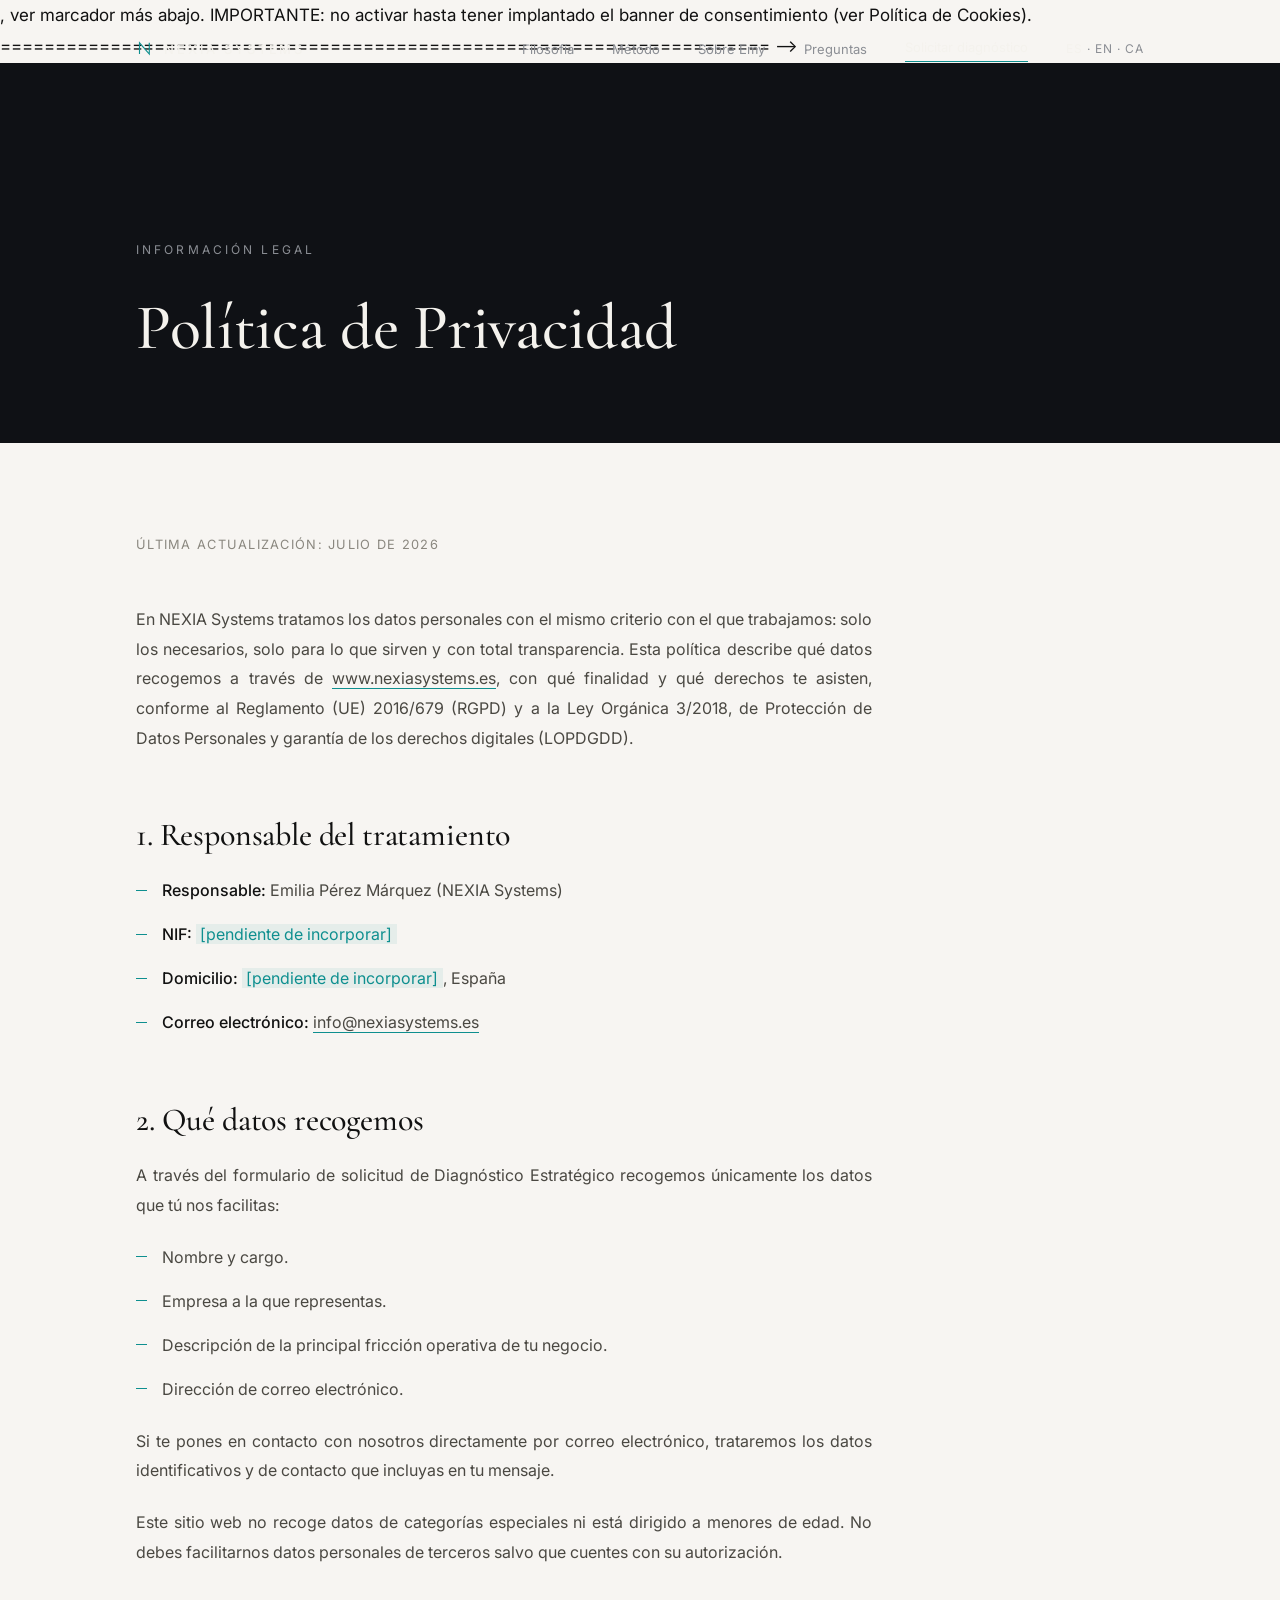
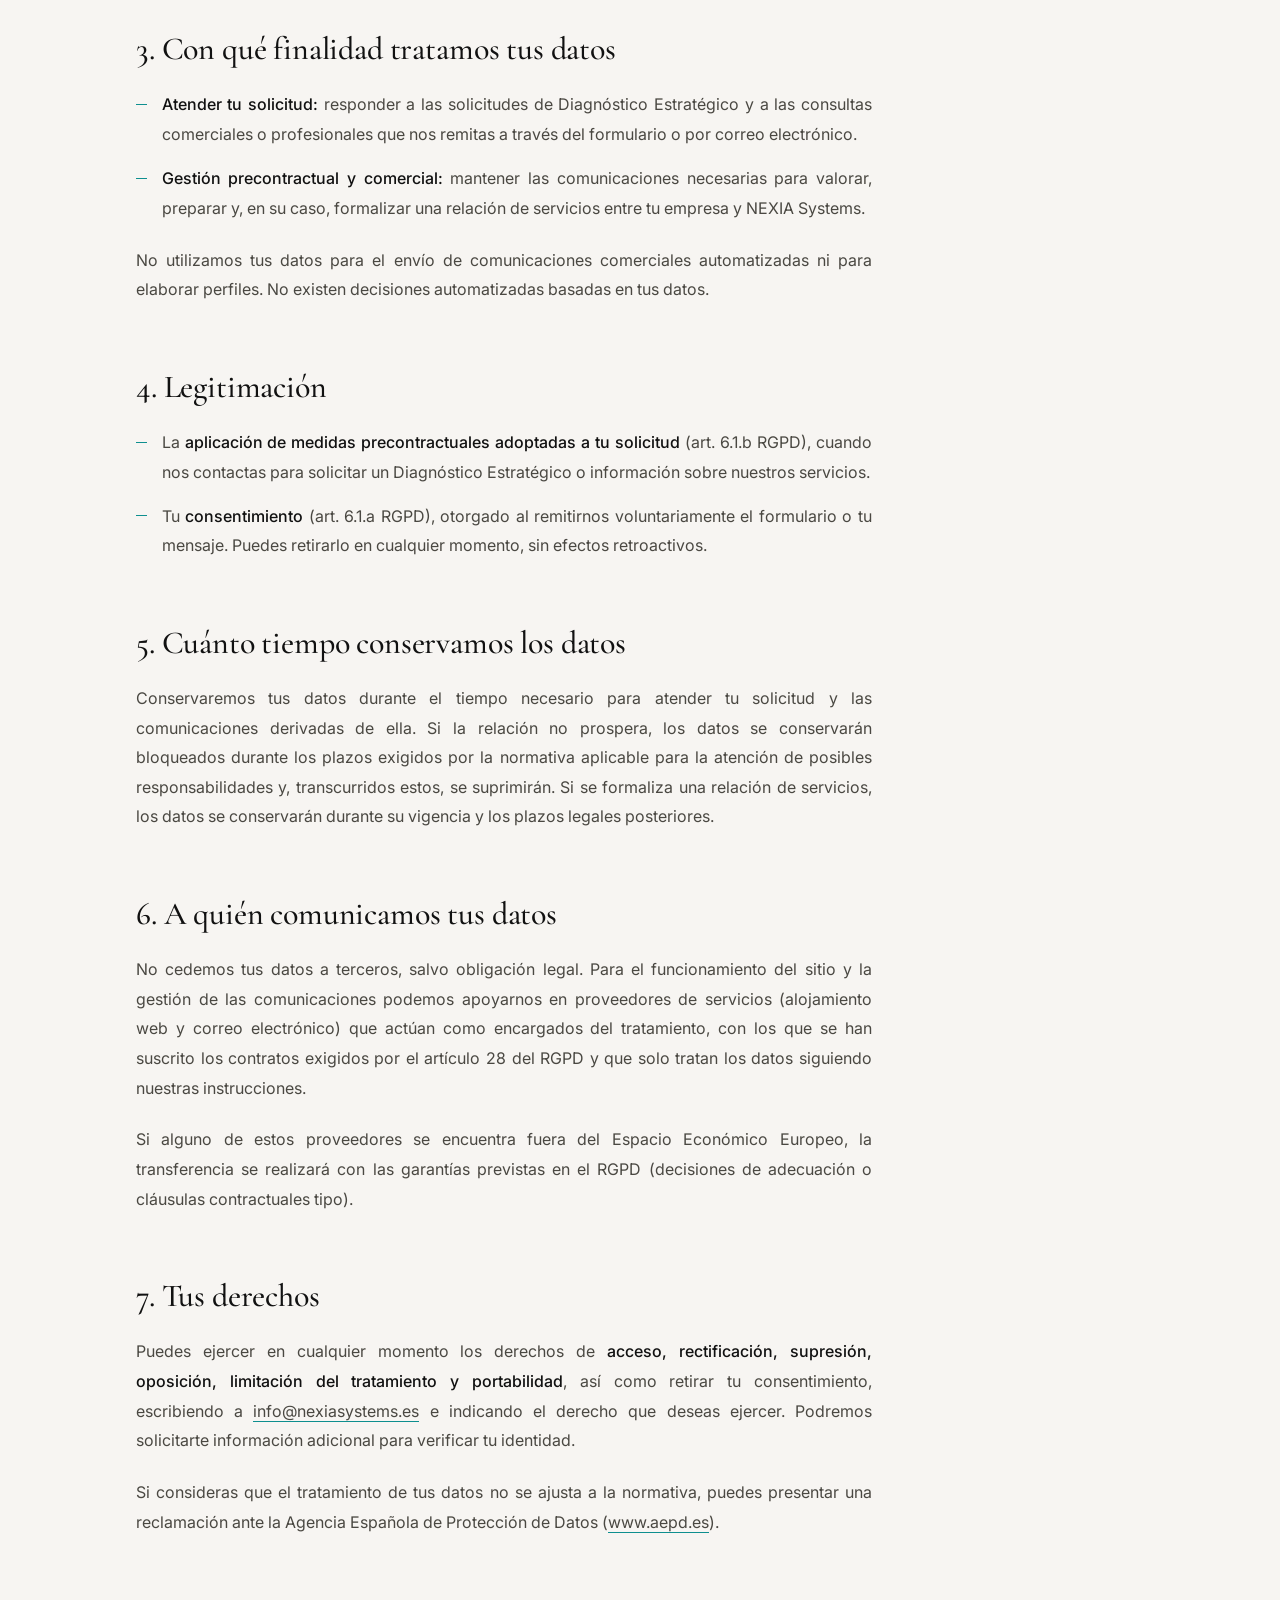
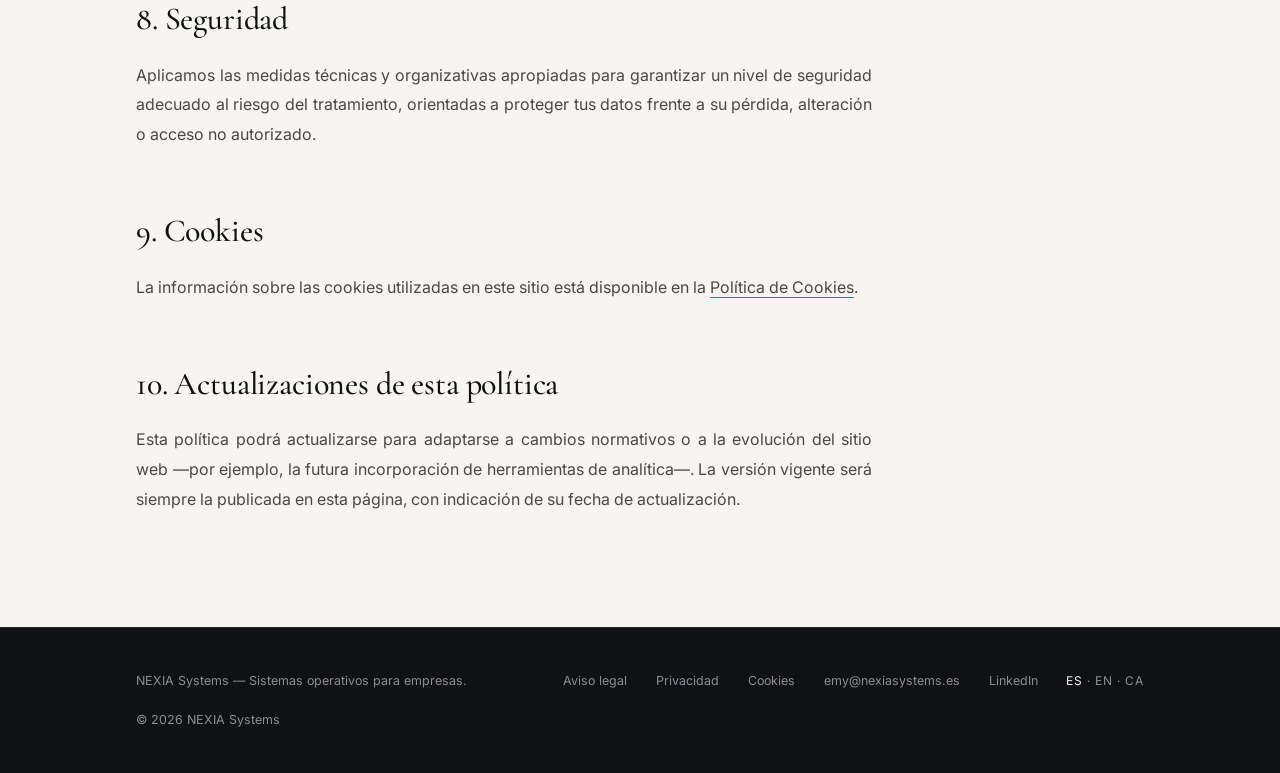
<file: privacidad.html>
<!DOCTYPE html>
<html lang="es">
<head>
<meta charset="UTF-8">
<meta name="viewport" content="width=device-width, initial-scale=1.0">
<title>Política de Privacidad — NEXIA Systems</title>
<meta name="description" content="Política de privacidad y protección de datos de NEXIA Systems, conforme al RGPD y la LOPDGDD.">
<link rel="canonical" href="https://www.nexiasystems.es/privacidad.html">
<meta name="theme-color" content="#0F1115">
<link rel="icon" href="data:image/svg+xml,%3Csvg xmlns='http://www.w3.org/2000/svg' viewBox='0 0 32 32'%3E%3Crect width='32' height='32' fill='%230F1115'/%3E%3Cpath d='M9 23V9l14 14V9' stroke='%230E8F8F' stroke-width='2.5' fill='none'/%3E%3C/svg%3E">
<link rel="preconnect" href="https://fonts.googleapis.com">
<link rel="preconnect" href="https://fonts.gstatic.com" crossorigin>
<link href="https://fonts.googleapis.com/css2?family=Cormorant+Garamond:ital,wght@0,400;0,500;1,400;1,500&family=Inter:wght@400;500&display=swap" rel="stylesheet">
<link rel="stylesheet" href="css/styles.css">

<!-- ======================================================================
     GOOGLE TAG MANAGER (parte 1 de 2)
     Pegar justo debajo de esta línea el snippet <script> de GTM
     (GTM → Administración → Instalar Google Tag Manager → código del <head>).
     La parte 2 (noscript) va al inicio del <body>

<!-- ======================================================================
     GOOGLE TAG MANAGER (parte 2 de 2)
     Pegar justo debajo de esta línea el snippet <noscript> de GTM.
====================================================================== -->, ver marcador más abajo.
     IMPORTANTE: no activar hasta tener implantado el banner de consentimiento
     (ver Política de Cookies).
====================================================================== -->

<!-- ======================================================================
     GOOGLE ANALYTICS 4
     Pegar justo debajo de esta línea el snippet gtag.js con tu Measurement ID
     (GA4 → Administración → Flujos de datos → Instrucciones de etiquetado).
     Solo necesario si NO se gestiona GA4 a través de GTM.
====================================================================== -->

<!-- ======================================================================
     MICROSOFT CLARITY
     Pegar justo debajo de esta línea el script de Clarity
     (Clarity → Settings → Setup → Install tracking code manually).
====================================================================== -->
</head>
<body>

<nav aria-label="Principal">
  <div class="wrap nav-in">
    <a class="logo" href="index.html" aria-label="NEXIA Systems — inicio"><svg class="logo-mark" viewBox="0 0 24 24" aria-hidden="true"><path d="M5 20V4l14 16V4" fill="none" stroke="currentColor" stroke-width="1.6"/></svg><span>NEXIA&nbsp;SYSTEMS</span></a>
    <div class="nav-links">
      <a href="index.html#pensamos">Filosofía</a>
      <a href="index.html#metodo">Método</a>
      <a href="index.html#emy">Sobre Emy</a>
      <a href="index.html#preguntas">Preguntas</a>
      <a class="nav-cta" href="index.html#contacto">Solicitar diagnóstico</a>
      <span class="lang" role="group" aria-label="Selector de idioma"><a href="/" lang="es" aria-current="true">ES</a> · <a href="en/" lang="en" hreflang="en">EN</a> · <a href="ca/" lang="ca" hreflang="ca">CA</a></span>
    </div>
  </div>
</nav>

<header class="legal-hero">
  <div class="wrap">
    <p class="kicker">Información legal</p>
    <h1>Política de Privacidad</h1>
  </div>
</header>

<main class="legal-body">
  <div class="wrap">
    <div class="legal">
      <p class="updated">Última actualización: julio de 2026</p>

      <p>En NEXIA Systems tratamos los datos personales con el mismo criterio con el que trabajamos: solo los necesarios, solo para lo que sirven y con total transparencia. Esta política describe qué datos recogemos a través de <a href="https://www.nexiasystems.es">www.nexiasystems.es</a>, con qué finalidad y qué derechos te asisten, conforme al Reglamento (UE) 2016/679 (RGPD) y a la Ley Orgánica 3/2018, de Protección de Datos Personales y garantía de los derechos digitales (LOPDGDD).</p>

      <h2>1. Responsable del tratamiento</h2>
      <ul>
        <li><strong>Responsable:</strong> Emilia Pérez Márquez (NEXIA Systems)</li>
        <li><strong>NIF:</strong> <span class="placeholder">[pendiente de incorporar]</span></li>
        <li><strong>Domicilio:</strong> <span class="placeholder">[pendiente de incorporar]</span>, España</li>
        <li><strong>Correo electrónico:</strong> <a href="mailto:info@nexiasystems.es">info@nexiasystems.es</a></li>
      </ul>

      <h2>2. Qué datos recogemos</h2>
      <p>A través del formulario de solicitud de Diagnóstico Estratégico recogemos únicamente los datos que tú nos facilitas:</p>
      <ul>
        <li>Nombre y cargo.</li>
        <li>Empresa a la que representas.</li>
        <li>Descripción de la principal fricción operativa de tu negocio.</li>
        <li>Dirección de correo electrónico.</li>
      </ul>
      <p>Si te pones en contacto con nosotros directamente por correo electrónico, trataremos los datos identificativos y de contacto que incluyas en tu mensaje.</p>
      <p>Este sitio web no recoge datos de categorías especiales ni está dirigido a menores de edad. No debes facilitarnos datos personales de terceros salvo que cuentes con su autorización.</p>

      <h2>3. Con qué finalidad tratamos tus datos</h2>
      <ul>
        <li><strong>Atender tu solicitud:</strong> responder a las solicitudes de Diagnóstico Estratégico y a las consultas comerciales o profesionales que nos remitas a través del formulario o por correo electrónico.</li>
        <li><strong>Gestión precontractual y comercial:</strong> mantener las comunicaciones necesarias para valorar, preparar y, en su caso, formalizar una relación de servicios entre tu empresa y NEXIA Systems.</li>
      </ul>
      <p>No utilizamos tus datos para el envío de comunicaciones comerciales automatizadas ni para elaborar perfiles. No existen decisiones automatizadas basadas en tus datos.</p>

      <h2>4. Legitimación</h2>
      <ul>
        <li>La <strong>aplicación de medidas precontractuales adoptadas a tu solicitud</strong> (art. 6.1.b RGPD), cuando nos contactas para solicitar un Diagnóstico Estratégico o información sobre nuestros servicios.</li>
        <li>Tu <strong>consentimiento</strong> (art. 6.1.a RGPD), otorgado al remitirnos voluntariamente el formulario o tu mensaje. Puedes retirarlo en cualquier momento, sin efectos retroactivos.</li>
      </ul>

      <h2>5. Cuánto tiempo conservamos los datos</h2>
      <p>Conservaremos tus datos durante el tiempo necesario para atender tu solicitud y las comunicaciones derivadas de ella. Si la relación no prospera, los datos se conservarán bloqueados durante los plazos exigidos por la normativa aplicable para la atención de posibles responsabilidades y, transcurridos estos, se suprimirán. Si se formaliza una relación de servicios, los datos se conservarán durante su vigencia y los plazos legales posteriores.</p>

      <h2>6. A quién comunicamos tus datos</h2>
      <p>No cedemos tus datos a terceros, salvo obligación legal. Para el funcionamiento del sitio y la gestión de las comunicaciones podemos apoyarnos en proveedores de servicios (alojamiento web y correo electrónico) que actúan como encargados del tratamiento, con los que se han suscrito los contratos exigidos por el artículo 28 del RGPD y que solo tratan los datos siguiendo nuestras instrucciones.</p>
      <p>Si alguno de estos proveedores se encuentra fuera del Espacio Económico Europeo, la transferencia se realizará con las garantías previstas en el RGPD (decisiones de adecuación o cláusulas contractuales tipo).</p>

      <h2>7. Tus derechos</h2>
      <p>Puedes ejercer en cualquier momento los derechos de <strong>acceso, rectificación, supresión, oposición, limitación del tratamiento y portabilidad</strong>, así como retirar tu consentimiento, escribiendo a <a href="mailto:info@nexiasystems.es">info@nexiasystems.es</a> e indicando el derecho que deseas ejercer. Podremos solicitarte información adicional para verificar tu identidad.</p>
      <p>Si consideras que el tratamiento de tus datos no se ajusta a la normativa, puedes presentar una reclamación ante la Agencia Española de Protección de Datos (<a href="https://www.aepd.es" rel="noopener">www.aepd.es</a>).</p>

      <h2>8. Seguridad</h2>
      <p>Aplicamos las medidas técnicas y organizativas apropiadas para garantizar un nivel de seguridad adecuado al riesgo del tratamiento, orientadas a proteger tus datos frente a su pérdida, alteración o acceso no autorizado.</p>

      <h2>9. Cookies</h2>
      <p>La información sobre las cookies utilizadas en este sitio está disponible en la <a href="cookies.html">Política de Cookies</a>.</p>

      <h2>10. Actualizaciones de esta política</h2>
      <p>Esta política podrá actualizarse para adaptarse a cambios normativos o a la evolución del sitio web —por ejemplo, la futura incorporación de herramientas de analítica—. La versión vigente será siempre la publicada en esta página, con indicación de su fecha de actualización.</p>
    </div>
  </div>
</main>

<footer>
  <div class="wrap foot">
    <span>NEXIA Systems — Sistemas operativos para empresas.</span>
    <div class="fl">
      <a href="aviso-legal.html">Aviso legal</a>
      <a href="privacidad.html">Privacidad</a>
      <a href="cookies.html">Cookies</a>
      <a href="mailto:emy@nexiasystems.es">emy@nexiasystems.es</a>
      <a href="https://www.linkedin.com/in/emypereznexia/" rel="noopener">LinkedIn</a>
      <span class="lang"><a href="/" lang="es" aria-current="true">ES</a> · <a href="en/" hreflang="en">EN</a> · <a href="ca/" hreflang="ca">CA</a></span>
    </div>
    <span>© 2026 NEXIA Systems</span>
  </div>
</footer>

</body>
</html>
</file>
<file: css/styles.css>
/* ==========================================================================
   NEXIA Systems — Hoja de estilos v1.0
   Paleta: marfil #F7F5F2 · antracita #0F1115 · texto #111111 · acento #0E8F8F
   Tipografía: Cormorant Garamond (titulares) · Inter (texto)
   ========================================================================== */

:root{
  --ink:#111111;
  --ink-soft:#4a4842;
  --ink-mute:#8a877f;
  --paper:#F7F5F2;
  --paper-line:#E6E3DC;
  --night:#0F1115;
  --night-line:#23262c;
  --night-text:#F4F2ED;
  --night-soft:#b9bbbf;
  --night-mute:#8b8e94;
  --accent:#0E8F8F;
  --serif:'Cormorant Garamond',Georgia,serif;
  --sans:'Inter',-apple-system,BlinkMacSystemFont,sans-serif;
  --measure:34rem;
}

*{margin:0;padding:0;box-sizing:border-box}
html{scroll-behavior:smooth}
body{
  font-family:var(--sans);
  font-size:1.0625rem;
  line-height:1.85;
  color:var(--ink);
  background:var(--paper);
  -webkit-font-smoothing:antialiased;
  font-weight:400;
}
::selection{background:var(--accent);color:#fff}
img{display:block;max-width:100%;height:auto}
a{color:inherit;text-decoration:none}
.wrap{max-width:72rem;margin:0 auto;padding:0 clamp(1.5rem,6vw,4.5rem)}
.visually-hidden{position:absolute;width:1px;height:1px;overflow:hidden;clip:rect(0 0 0 0);white-space:nowrap}

/* --------------------------------------------------------------------------
   Aparición al hacer scroll (fade + elevación sutil)
   -------------------------------------------------------------------------- */
.rv{opacity:0;transform:translateY(14px);transition:opacity .8s ease,transform .8s ease}
.rv.on{opacity:1;transform:none}
@media (prefers-reduced-motion: reduce){
  html{scroll-behavior:auto}
  .rv{opacity:1;transform:none;transition:none}
  .hero-geo .g{animation:none !important}
}

/* --------------------------------------------------------------------------
   Navegación
   -------------------------------------------------------------------------- */
nav{position:absolute;top:0;left:0;right:0;z-index:10}
.nav-in{display:flex;align-items:center;justify-content:space-between;padding-top:2.2rem}
.logo{font-size:.8125rem;letter-spacing:.22em;color:var(--night-text);font-weight:500}
.nav-links{display:flex;align-items:center;gap:2.4rem;font-size:.8125rem;color:var(--night-mute)}
.nav-links a{transition:color .25s}
.nav-links a:hover,.nav-links a:focus-visible{color:var(--night-text)}
.nav-cta{color:var(--night-text) !important;border-bottom:1px solid var(--accent);padding-bottom:2px}
.lang{font-size:.75rem;letter-spacing:.08em;color:var(--night-mute)}
.lang span{opacity:.45}
@media (max-width:900px){.nav-links a:not(.nav-cta){display:none}}

/* --------------------------------------------------------------------------
   Hero — sin fotografía. Geometría arquitectónica abstracta.
   Trama fina de plano técnico + volúmenes a línea. Todo a muy baja opacidad.
   -------------------------------------------------------------------------- */
.hero{
  position:relative;
  background:var(--night);
  background-image:
    linear-gradient(rgba(244,242,237,.028) 1px, transparent 1px),
    linear-gradient(90deg, rgba(244,242,237,.028) 1px, transparent 1px);
  background-size:104px 104px;
  color:var(--night-text);
  min-height:100vh;
  display:flex;
  align-items:center;
  overflow:hidden;
}
.hero-geo{position:absolute;top:0;right:0;bottom:0;width:46%;pointer-events:none}
.hero-geo .g{
  position:absolute;
  border:1px solid rgba(244,242,237,.10);
  animation:drift 16s ease-in-out infinite;
}
.hero-geo .g1{width:52%;height:46%;top:20%;right:22%}
.hero-geo .g2{width:34%;height:30%;top:32%;right:12%;border-color:rgba(244,242,237,.06);animation-delay:-5s;animation-duration:20s}
.hero-geo .g3{width:20%;height:64%;top:26%;right:40%;border-color:rgba(244,242,237,.045);animation-delay:-9s;animation-duration:24s}
.hero-geo .g-line{position:absolute;top:52%;right:0;width:58%;height:1px;background:rgba(244,242,237,.10)}
.hero-geo .g-mark{position:absolute;top:calc(52% - 20px);right:34%;width:1px;height:41px;background:var(--accent)}
@keyframes drift{
  0%,100%{transform:translateY(0)}
  50%{transform:translateY(-9px)}
}
.hero-in{position:relative;z-index:2;padding:9rem 0 7rem;max-width:46rem}
@media (max-width:900px){
  .hero{min-height:92vh}
  .hero-geo{width:100%;opacity:.6}
  .hero-in{padding:8rem 0 5rem}
}

.kicker{font-size:.75rem;letter-spacing:.26em;color:var(--night-mute);text-transform:uppercase;margin-bottom:3rem}
.kicker.k-light{color:var(--ink-mute)}
.kicker b{color:var(--accent);font-weight:500;margin-right:.9rem}

.hero h1{
  font-family:var(--serif);
  font-weight:500;
  font-size:clamp(3rem,7.6vw,6.9rem);
  line-height:1.04;
  letter-spacing:-.01em;
  margin-bottom:2.8rem;
}
.hero h1 em{font-style:normal;box-shadow:inset 0 -2px 0 var(--accent)}
.hero p.sub{font-size:1rem;line-height:2;color:var(--night-soft);max-width:29rem;margin-bottom:3.2rem}
.hero p.sub strong{color:var(--night-text);font-weight:400}

/* --------------------------------------------------------------------------
   Botones
   -------------------------------------------------------------------------- */
.btn{
  display:inline-block;
  background:var(--accent);
  color:#fff;
  font-size:.875rem;font-weight:500;letter-spacing:.02em;
  padding:1.05rem 2.2rem;
  border:1px solid var(--accent);
  border-radius:2px;
  cursor:pointer;
  transition:background .25s,color .25s;
  font-family:var(--sans);
}
.btn:hover,.btn:focus-visible{background:transparent;color:var(--accent)}
.btn-note{font-size:.78rem;color:var(--night-mute);margin-top:1.1rem}
.btn-ghost{
  display:inline-block;background:transparent;color:var(--ink);
  font-size:.875rem;font-weight:500;padding:1.05rem 2.2rem;
  border:1px solid var(--ink);border-radius:2px;cursor:pointer;
  transition:border-color .25s,color .25s;font-family:var(--sans);
}
.btn-ghost:hover,.btn-ghost:focus-visible{border-color:var(--accent);color:var(--accent)}
:focus-visible{outline:2px solid var(--accent);outline-offset:3px}

/* --------------------------------------------------------------------------
   Secciones claras
   -------------------------------------------------------------------------- */
section.light{background:var(--paper);padding:clamp(7rem,16vh,12rem) 0}
section.light + section.light{border-top:1px solid var(--paper-line)}
h2{
  font-family:var(--serif);font-weight:500;
  font-size:clamp(2.1rem,4.2vw,3.4rem);
  line-height:1.15;letter-spacing:-.005em;
  margin-bottom:2.4rem;max-width:36rem;
}
.prose{max-width:var(--measure);color:var(--ink-soft)}
.prose p{margin-bottom:1.7rem}
/* Justificado global de párrafos de lectura, con partición de palabras (es) */
.prose p,.manifesto p,.faq .ans,.hero p.sub,.chapter .body{
  text-align:justify;
  hyphens:auto;
  -webkit-hyphens:auto;
}
.prose p:last-child{margin-bottom:0}
.prose strong{color:var(--ink);font-weight:400}
.aside-close{font-family:var(--serif);font-style:italic;font-size:clamp(1.5rem,2.6vw,2rem);color:var(--ink);margin-top:5rem;line-height:1.4}

/* Secciones 01 y 02 centradas: eje central, párrafos justificados dentro */
#problema .wrap,#pensamos .wrap{text-align:center}
#problema h2,#pensamos h2{max-width:36rem;margin-left:auto;margin-right:auto}
#problema .prose,#pensamos .manifesto{margin-left:auto;margin-right:auto;text-align:left}
#problema .aside-close{text-align:center}

/* --------------------------------------------------------------------------
   Manifiesto
   -------------------------------------------------------------------------- */
.manifesto{max-width:40rem}
.manifesto p{font-family:var(--serif);font-size:clamp(1.35rem,2.3vw,1.8rem);line-height:1.6;color:var(--ink);margin-bottom:2.6rem;font-weight:400}
.manifesto p.mute{color:var(--ink-mute);font-size:clamp(1.15rem,1.9vw,1.45rem)}
.manifesto p:last-child{margin-bottom:0}

/* --------------------------------------------------------------------------
   Respiraciones editoriales
   -------------------------------------------------------------------------- */
.breath{padding:clamp(8rem,20vh,15rem) 0;text-align:center;background:var(--paper);border-top:1px solid var(--paper-line)}
.breath .rule{width:2.4rem;height:1px;background:var(--accent);margin:0 auto 2.6rem}
.breath p{font-family:var(--serif);font-style:italic;font-size:clamp(1.7rem,3.4vw,2.7rem);line-height:1.35;color:var(--ink)}
.breath-dark{background:var(--night);border:none;padding:clamp(10rem,26vh,18rem) 0}
.breath-dark p{font-style:normal;font-size:clamp(2.4rem,5.6vw,4.6rem);color:var(--night-text);line-height:1.2;letter-spacing:-.005em}
.breath-dark .rule{margin-bottom:3.4rem}

/* --------------------------------------------------------------------------
   Método — capítulos editoriales
   -------------------------------------------------------------------------- */
.chapters{margin-top:5.5rem}
.chapter{
  display:grid;grid-template-columns:minmax(6rem,12rem) 1fr;
  gap:2rem 4rem;padding:4.5rem 0;
  border-top:1px solid var(--paper-line);align-items:start;
}
.chapter .num{
  font-family:var(--serif);font-size:clamp(3.2rem,6vw,5rem);
  line-height:.9;color:var(--paper-line);font-weight:400;position:relative;
}
.chapter .num i{font-style:normal;position:absolute;left:0;top:0;color:var(--accent);opacity:0;transition:opacity .5s}
.chapter:hover .num i{opacity:1}
.chapter h3{font-family:var(--serif);font-weight:500;font-size:1.9rem;margin-bottom:1rem;color:var(--ink)}
.chapter .body{max-width:30rem;color:var(--ink-soft);font-size:1rem}
@media (max-width:700px){.chapter{grid-template-columns:1fr;gap:1rem}}

/* --------------------------------------------------------------------------
   Resultados
   -------------------------------------------------------------------------- */
.results-list{margin-top:5rem;max-width:44rem}
.results-list p{
  font-family:var(--serif);font-size:clamp(1.45rem,2.7vw,2.1rem);
  line-height:1.45;color:var(--ink);padding:2.2rem 0;
  border-top:1px solid var(--paper-line);font-weight:400;
}
.results-list p:last-of-type{border-bottom:1px solid var(--paper-line)}
.results-close{margin-top:4rem;font-family:var(--serif);font-style:italic;font-size:clamp(1.4rem,2.4vw,1.9rem);color:var(--ink-mute)}
.mid-cta{margin-top:5rem}

/* --------------------------------------------------------------------------
   Sobre Emy — única aparición de la fotografía, gran formato editorial
   -------------------------------------------------------------------------- */
.emy{display:grid;grid-template-columns:minmax(18rem,28rem) 1fr;gap:clamp(3rem,8vw,7rem);align-items:start}
.emy-photo img{width:100%;filter:grayscale(1)}
.emy-photo figcaption{font-size:.75rem;letter-spacing:.14em;color:var(--ink-mute);margin-top:1.2rem;text-transform:uppercase}
.emy-idea{font-family:var(--serif);font-size:clamp(1.5rem,2.6vw,2.1rem);line-height:1.45;color:var(--ink);margin-bottom:2.6rem;font-weight:500;max-width:32rem}
.pull{
  font-family:var(--serif);font-style:italic;font-size:1.5rem;line-height:1.5;
  color:var(--ink);border-left:1px solid var(--accent);
  padding-left:1.8rem;margin:3rem 0;max-width:30rem;
}
.sign{font-size:.8125rem;letter-spacing:.16em;color:var(--ink-mute);text-transform:uppercase;margin-top:3rem}
@media (max-width:820px){.emy{grid-template-columns:1fr}.emy-photo{max-width:24rem}}

/* --------------------------------------------------------------------------
   FAQ
   -------------------------------------------------------------------------- */
.faq{max-width:46rem;margin-top:4.5rem}
.faq details{border-top:1px solid var(--paper-line)}
.faq details:last-child{border-bottom:1px solid var(--paper-line)}
.faq summary{
  list-style:none;cursor:pointer;padding:2rem 3rem 2rem 0;
  font-weight:500;font-size:1.05rem;color:var(--ink);
  position:relative;transition:color .25s;
}
.faq summary::-webkit-details-marker{display:none}
.faq summary::after{
  content:'+';position:absolute;right:.2rem;top:50%;
  transform:translateY(-50%);
  font-family:var(--serif);font-size:1.6rem;color:var(--ink-mute);
  font-weight:400;transition:transform .3s,color .3s;
}
.faq details[open] summary::after{transform:translateY(-50%) rotate(45deg);color:var(--accent)}
.faq summary:hover,.faq summary:focus-visible{color:var(--accent)}
.faq .ans{padding:0 3rem 2.4rem 0;color:var(--ink-soft);max-width:40rem;font-size:1rem}

/* --------------------------------------------------------------------------
   Cierre — portada de libro
   -------------------------------------------------------------------------- */
.cover{background:var(--night);color:var(--night-text);padding:clamp(9rem,24vh,16rem) 0;text-align:center}
.cover h2{margin:0 auto 1.6rem;color:var(--night-text);font-size:clamp(2.6rem,6vw,5rem);max-width:none}
.cover p.lead{color:var(--night-mute);font-size:.95rem;margin-bottom:3.6rem}
.form-shell{max-height:0;overflow:hidden;transition:max-height .7s ease;margin:0 auto;max-width:26rem;text-align:left}
.form-shell.open{max-height:46rem}
.form-shell form{padding-top:3.5rem}
.f-field{margin-bottom:2rem}
.f-field label{display:block;font-size:.75rem;letter-spacing:.16em;text-transform:uppercase;color:var(--night-mute);margin-bottom:.6rem}
.f-field input{
  width:100%;background:transparent;border:none;
  border-bottom:1px solid var(--night-line);
  color:var(--night-text);font-family:var(--sans);font-size:1rem;
  padding:.6rem 0;outline:none;transition:border-color .25s;
}
.f-field input:focus{border-color:var(--accent)}
.form-note{font-size:.78rem;color:var(--night-mute);margin-top:1.6rem;line-height:1.7}
.form-ok{display:none;padding-top:3.5rem;text-align:center;font-family:var(--serif);font-size:1.5rem;font-style:italic;color:var(--night-text)}

/* --------------------------------------------------------------------------
   Footer
   -------------------------------------------------------------------------- */
footer{background:var(--night);border-top:1px solid var(--night-line);padding:2.6rem 0}
.foot{display:flex;flex-wrap:wrap;gap:1rem;justify-content:space-between;align-items:center;font-size:.78rem;color:var(--night-mute)}
.foot a:hover,.foot a:focus-visible{color:var(--night-text)}
.foot .fl{display:flex;gap:1.8rem;align-items:center}

/* --------------------------------------------------------------------------
   Páginas legales — mismo sistema visual
   -------------------------------------------------------------------------- */
.legal-hero{background:var(--night);color:var(--night-text);padding:11rem 0 5rem}
.legal-hero h1{font-family:var(--serif);font-weight:500;font-size:clamp(2.4rem,5vw,4rem);line-height:1.1;letter-spacing:-.005em}
.legal-hero .kicker{margin-bottom:2rem}
.legal-body{background:var(--paper);padding:clamp(5rem,10vh,8rem) 0}
.legal{max-width:46rem}
.legal h2{font-size:clamp(1.5rem,2.6vw,2rem);margin:4rem 0 1.4rem;max-width:none}
.legal h2:first-child{margin-top:0}
.legal p,.legal li{color:var(--ink-soft);text-align:justify;hyphens:auto;-webkit-hyphens:auto;margin-bottom:1.4rem;font-size:1rem}
.legal ul{list-style:none;margin-bottom:1.4rem}
.legal li{padding-left:1.6rem;position:relative;margin-bottom:.9rem}
.legal li::before{content:'';position:absolute;left:0;top:.85em;width:.7rem;height:1px;background:var(--accent)}
.legal strong{color:var(--ink);font-weight:500}
.legal a{border-bottom:1px solid var(--accent);transition:color .25s}
.legal a:hover{color:var(--accent)}
.legal .updated{font-size:.8rem;letter-spacing:.1em;text-transform:uppercase;color:var(--ink-mute);margin-bottom:3rem;text-align:left}
.legal table{width:100%;border-collapse:collapse;margin:2rem 0;font-size:.9rem}
.legal th{text-align:left;font-weight:500;color:var(--ink);font-size:.75rem;letter-spacing:.12em;text-transform:uppercase;padding:.9rem .8rem .9rem 0;border-bottom:1px solid var(--ink)}
.legal td{padding:1rem .8rem 1rem 0;border-bottom:1px solid var(--paper-line);color:var(--ink-soft);vertical-align:top;text-align:left}
.legal .placeholder{background:rgba(14,143,143,.08);padding:0 .3rem;color:var(--accent)}

/* --------------------------------------------------------------------------
   v1.1 — Logo, accesibilidad, idioma y responsive de botones
   -------------------------------------------------------------------------- */
.logo{display:inline-flex;align-items:center;gap:.7rem}
.logo-mark{width:1.05rem;height:1.05rem;color:var(--accent);flex:none}

.skip-link{
  position:absolute;left:-9999px;top:0;z-index:100;
  background:var(--accent);color:#fff;padding:.8rem 1.4rem;
  font-family:var(--sans);font-size:.85rem;border-radius:0 0 2px 0;
}
.skip-link:focus{left:0}

.lang a{transition:color .25s}
.lang a[aria-current="true"]{color:var(--night-text)}
.lang a.lang-off{opacity:.4;cursor:default;pointer-events:none}
.foot .lang a[aria-current="true"]{color:var(--night-text)}

.f-field .opt{text-transform:none;letter-spacing:0;opacity:.7}
.hp{position:absolute;left:-9999px;width:1px;height:1px;overflow:hidden}
.form-error{font-size:.82rem;color:#c96a6a;margin-bottom:1.6rem;line-height:1.6}

/* Botones en móvil: bloque centrado, nunca partidos en dos líneas raras */
@media (max-width:560px){
  .btn,.btn-ghost{
    display:block;width:100%;max-width:22rem;
    margin-left:auto;margin-right:auto;
    text-align:center;white-space:normal;
    padding:1.05rem 1.4rem;
  }
  .hero .btn{margin-left:0}
  .mid-cta{text-align:center}
  .foot{justify-content:center;text-align:center}
  .form-shell{max-width:100%}
}


/* --------------------------------------------------------------------------
   v1.2 — Campos select y textarea del formulario (mismo lenguaje visual)
   -------------------------------------------------------------------------- */
.f-field select,.f-field textarea{
  width:100%;background:transparent;border:none;
  border-bottom:1px solid var(--night-line);
  color:var(--night-text);font-family:var(--sans);font-size:1rem;
  padding:.6rem 0;outline:none;transition:border-color .25s;
}
.f-field select:focus,.f-field textarea:focus{border-color:var(--accent)}
.f-field select{appearance:none;-webkit-appearance:none;cursor:pointer;
  background-image:url("data:image/svg+xml,%3Csvg xmlns='http://www.w3.org/2000/svg' width='10' height='6'%3E%3Cpath d='M1 1l4 4 4-4' fill='none' stroke='%238b8e94' stroke-width='1.4'/%3E%3C/svg%3E");
  background-repeat:no-repeat;background-position:right .2rem center;}
.f-field select option{background:var(--night);color:var(--night-text)}
.f-field textarea{resize:vertical;min-height:5.5rem;line-height:1.7}
.form-shell.open{max-height:72rem}


/* --------------------------------------------------------------------------
   v1.2 — Widget flotante de diagnóstico (aparece tras el hero,
   desaparece al llegar al cierre). Discreto, sin sombras, sin efectos.
   -------------------------------------------------------------------------- */
.dock{
  position:fixed;bottom:1.6rem;right:1.6rem;z-index:20;
  display:inline-flex;align-items:center;gap:.65rem;
  background:var(--night);color:var(--night-text);
  border:1px solid var(--night-line);border-radius:2px;
  font-family:var(--sans);font-size:.8125rem;font-weight:500;letter-spacing:.02em;
  padding:.85rem 1.3rem;
  opacity:0;transform:translateY(8px);pointer-events:none;
  transition:opacity .4s ease,transform .4s ease,border-color .25s;
}
.dock::before{content:'';width:6px;height:6px;background:var(--accent);border-radius:50%;flex:none}
.dock.show{opacity:1;transform:none;pointer-events:auto}
.dock:hover,.dock:focus-visible{border-color:var(--accent)}
@media (max-width:560px){.dock{bottom:1rem;right:1rem;left:auto;padding:.8rem 1.1rem}}
@media (prefers-reduced-motion: reduce){.dock{transition:none}}
</file>
